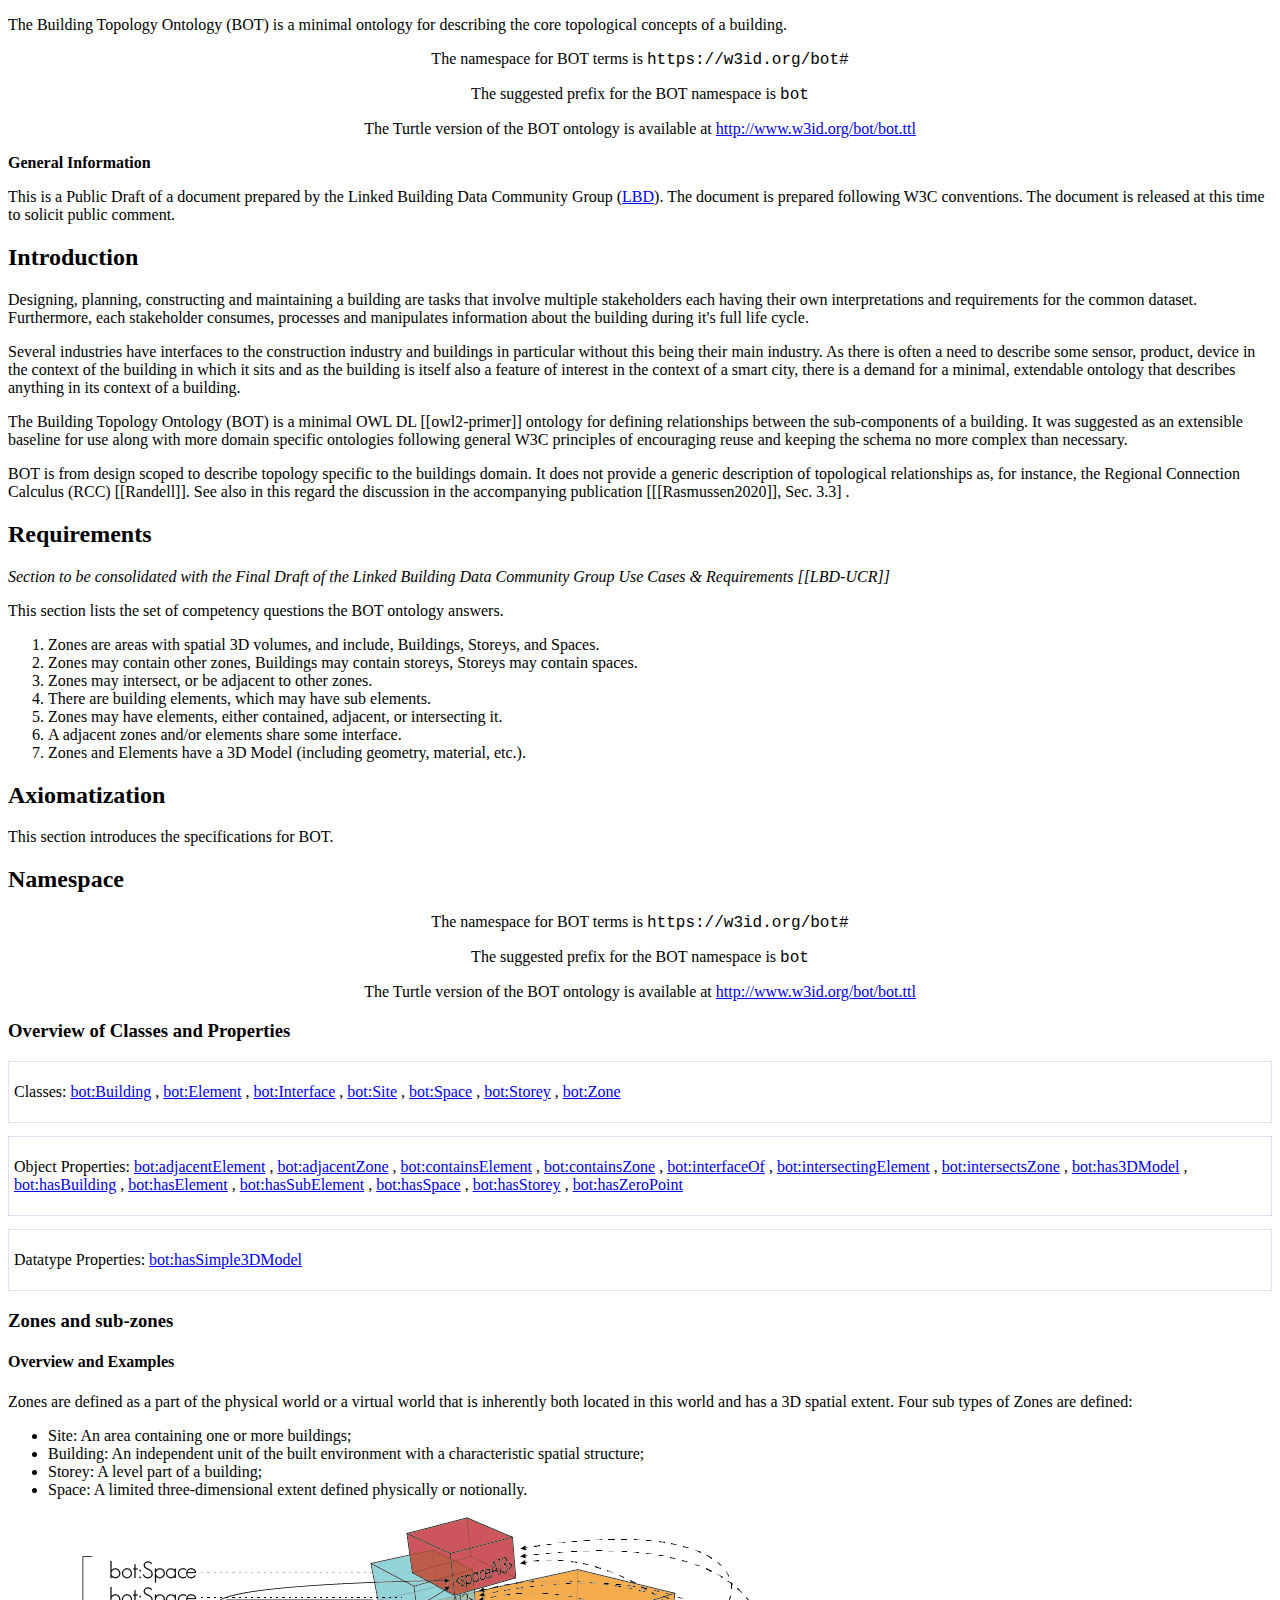
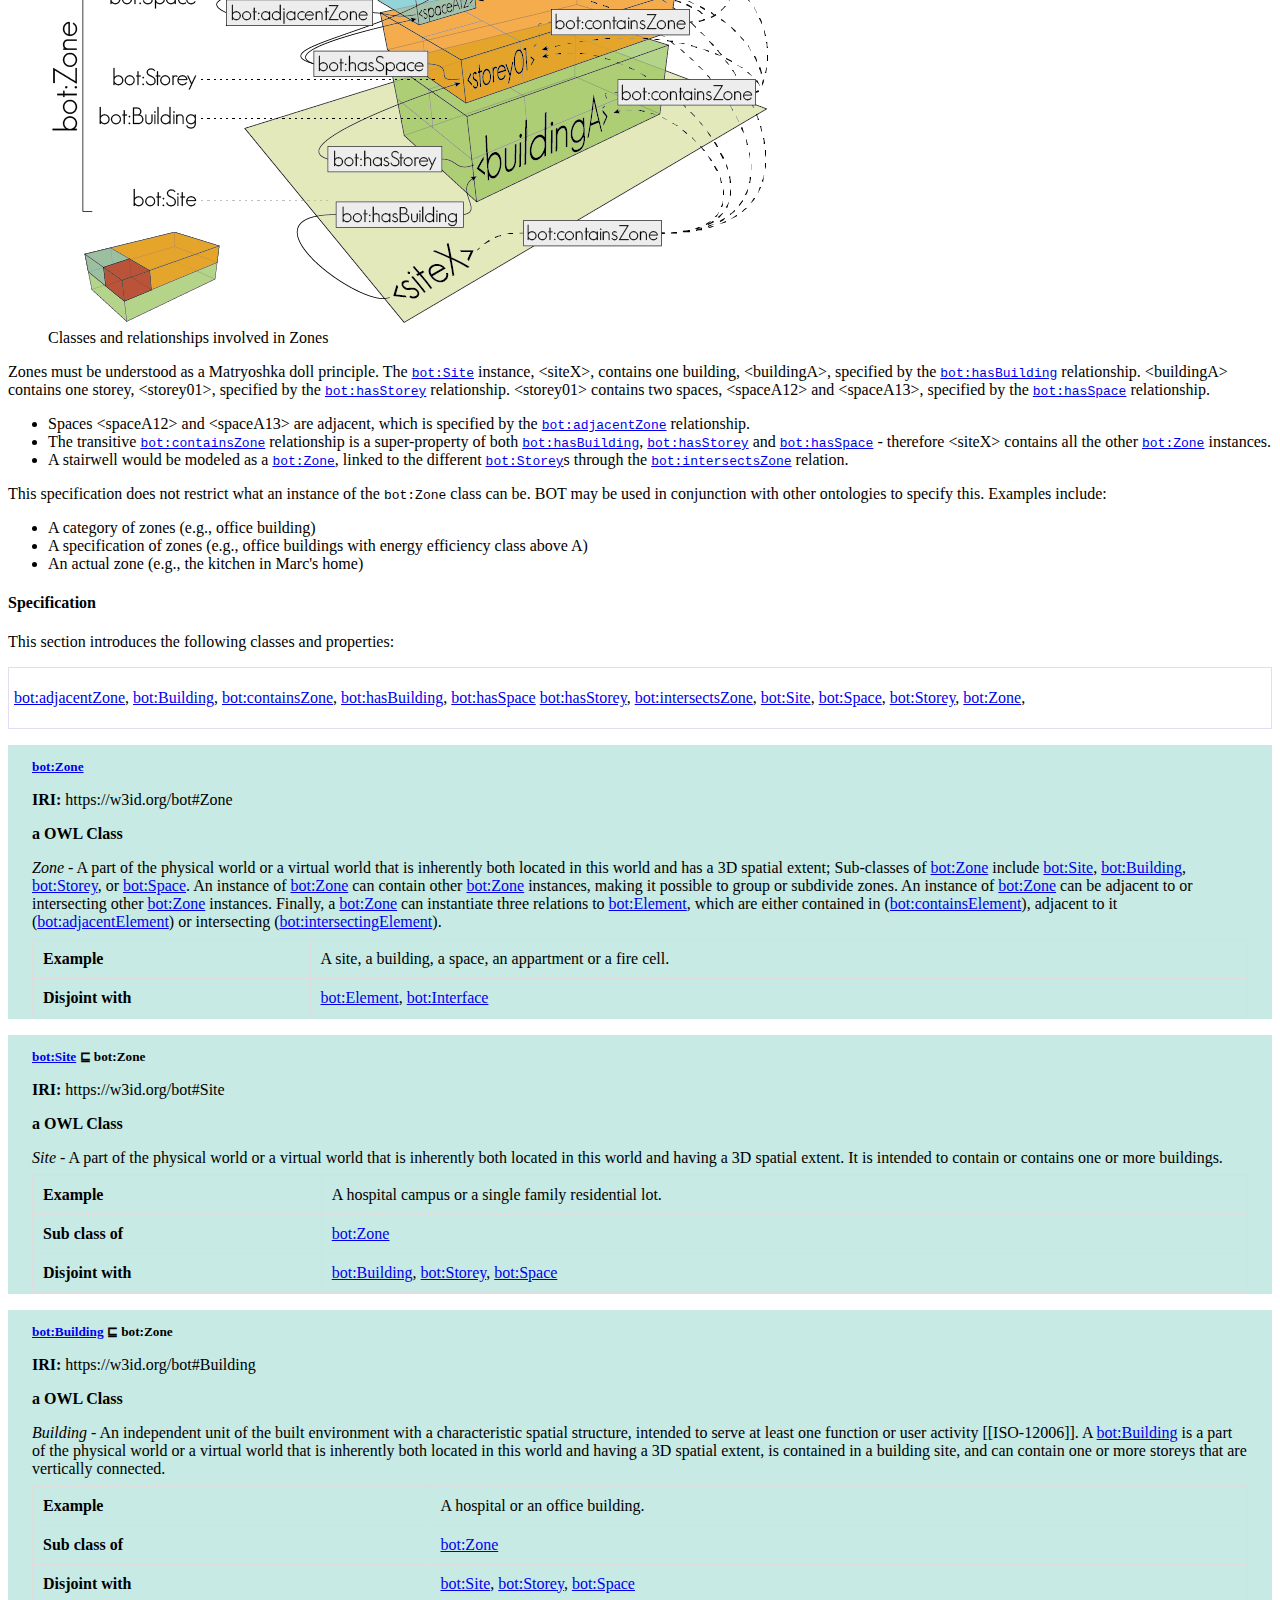
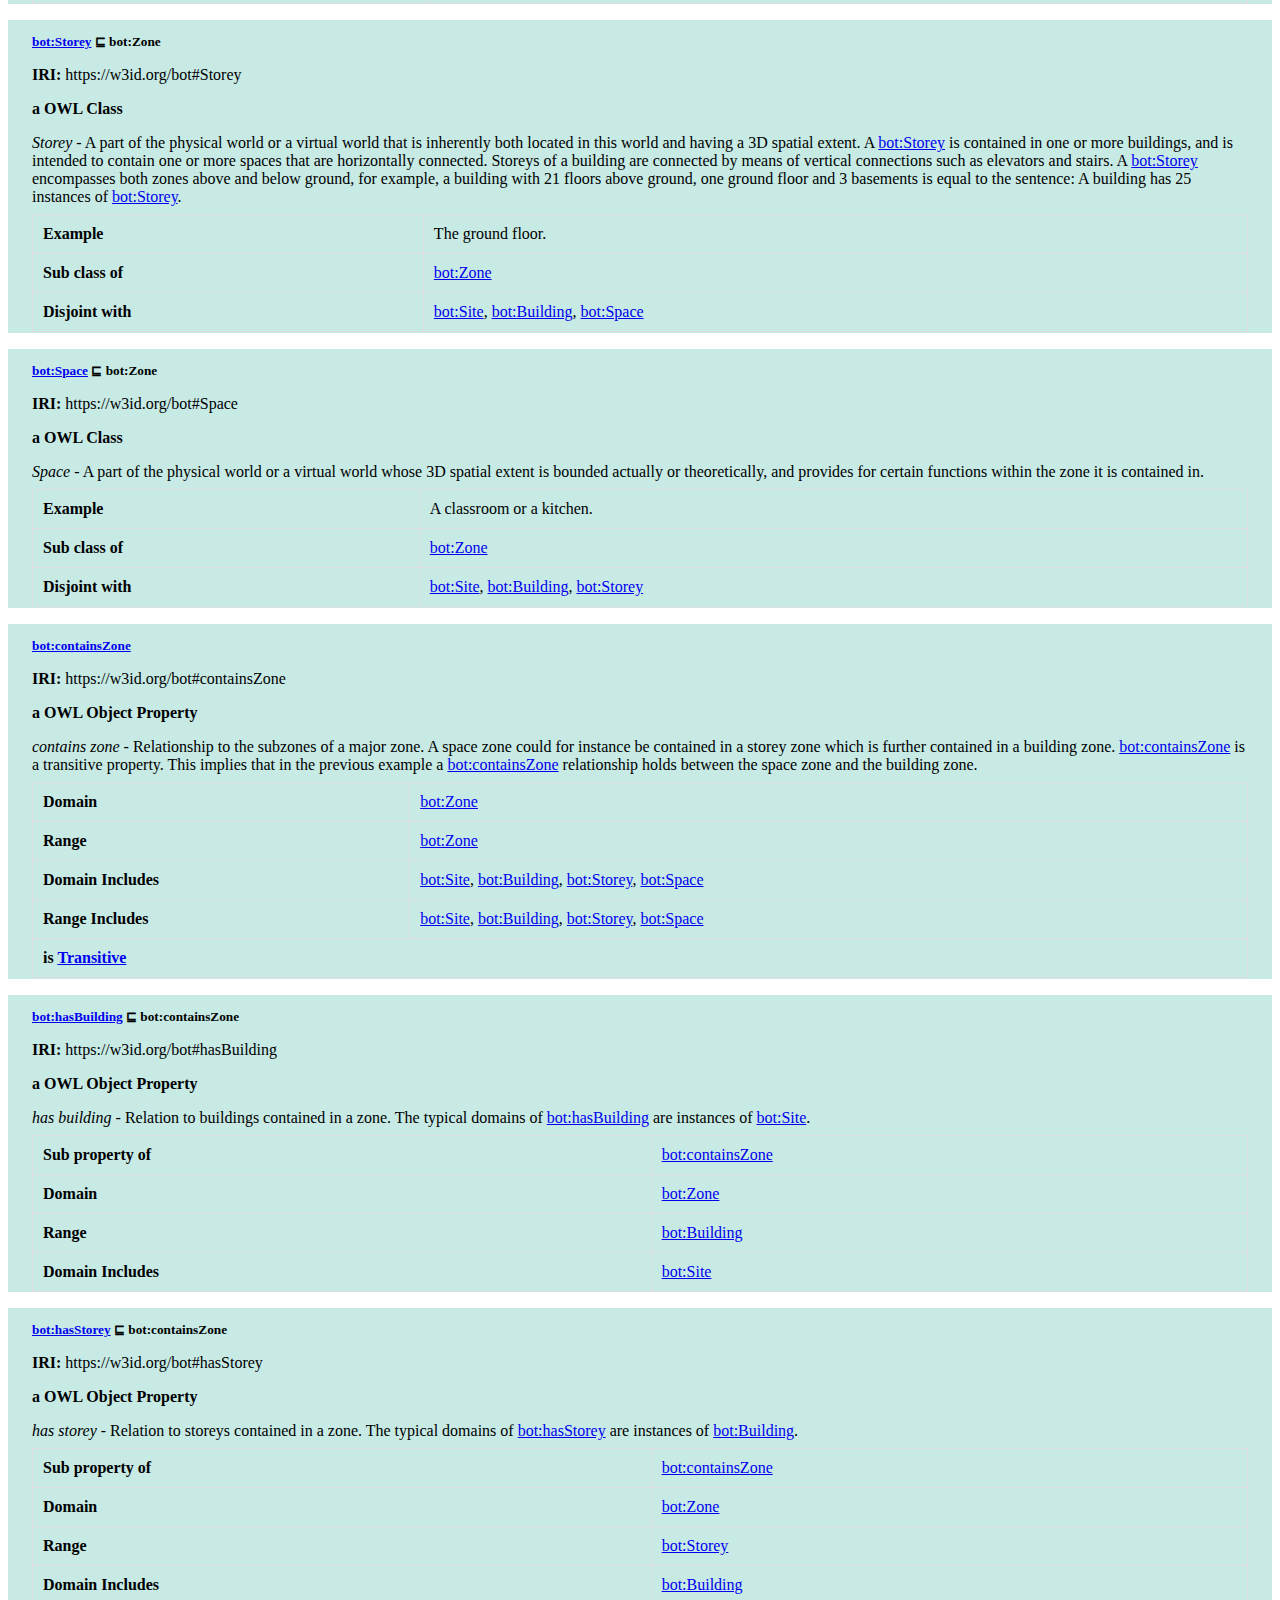
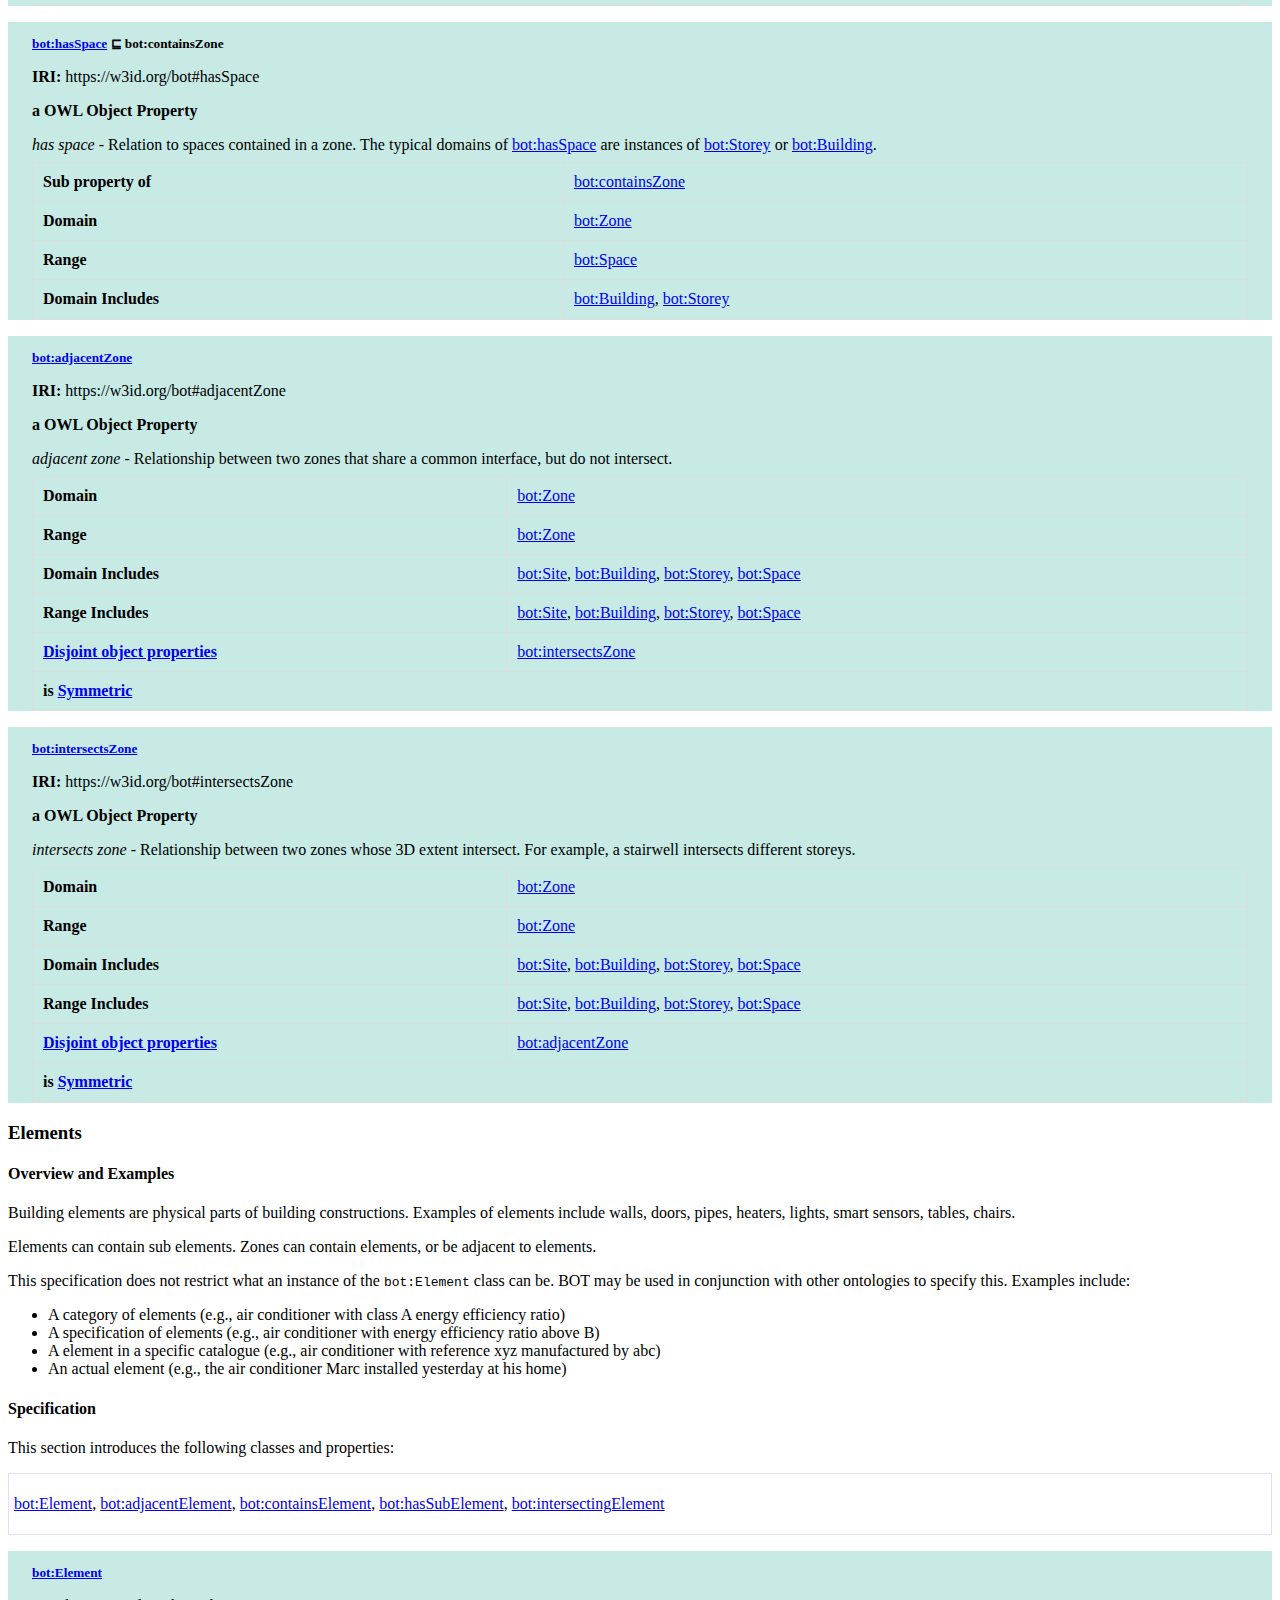
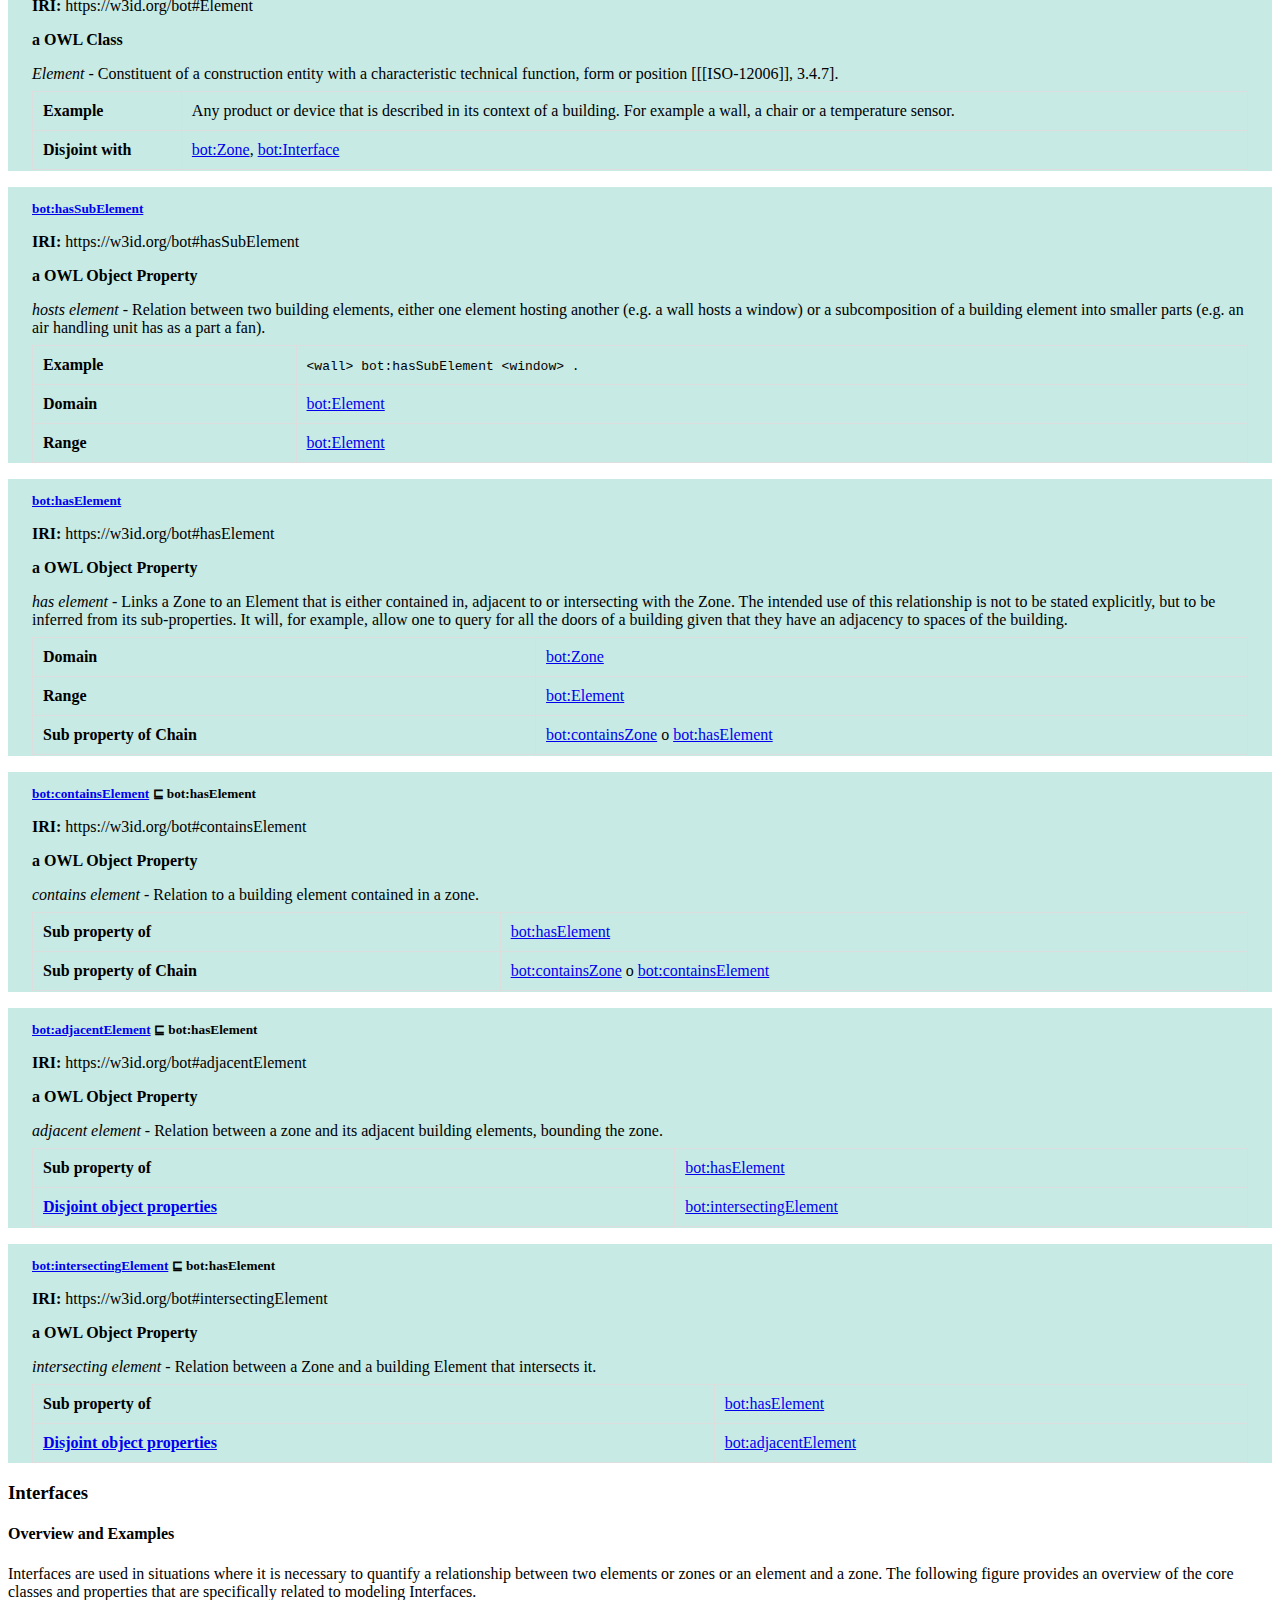
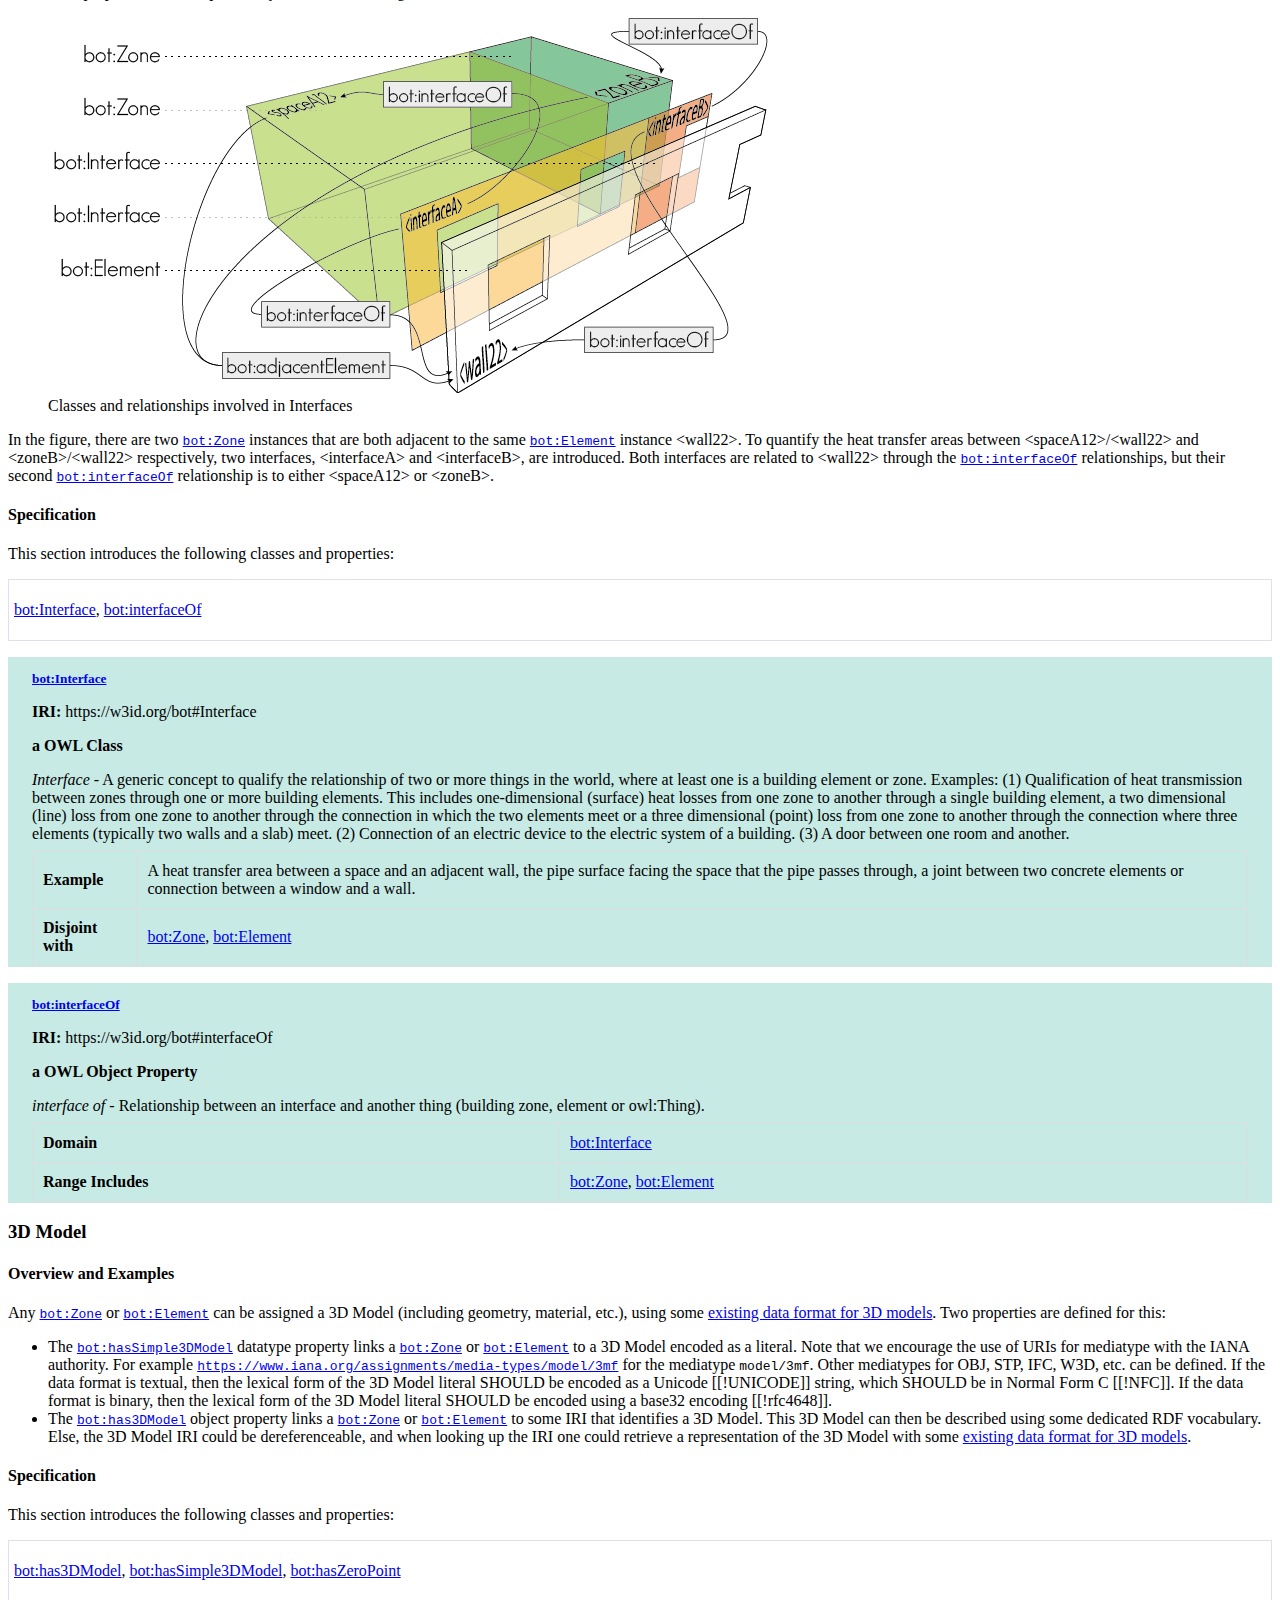
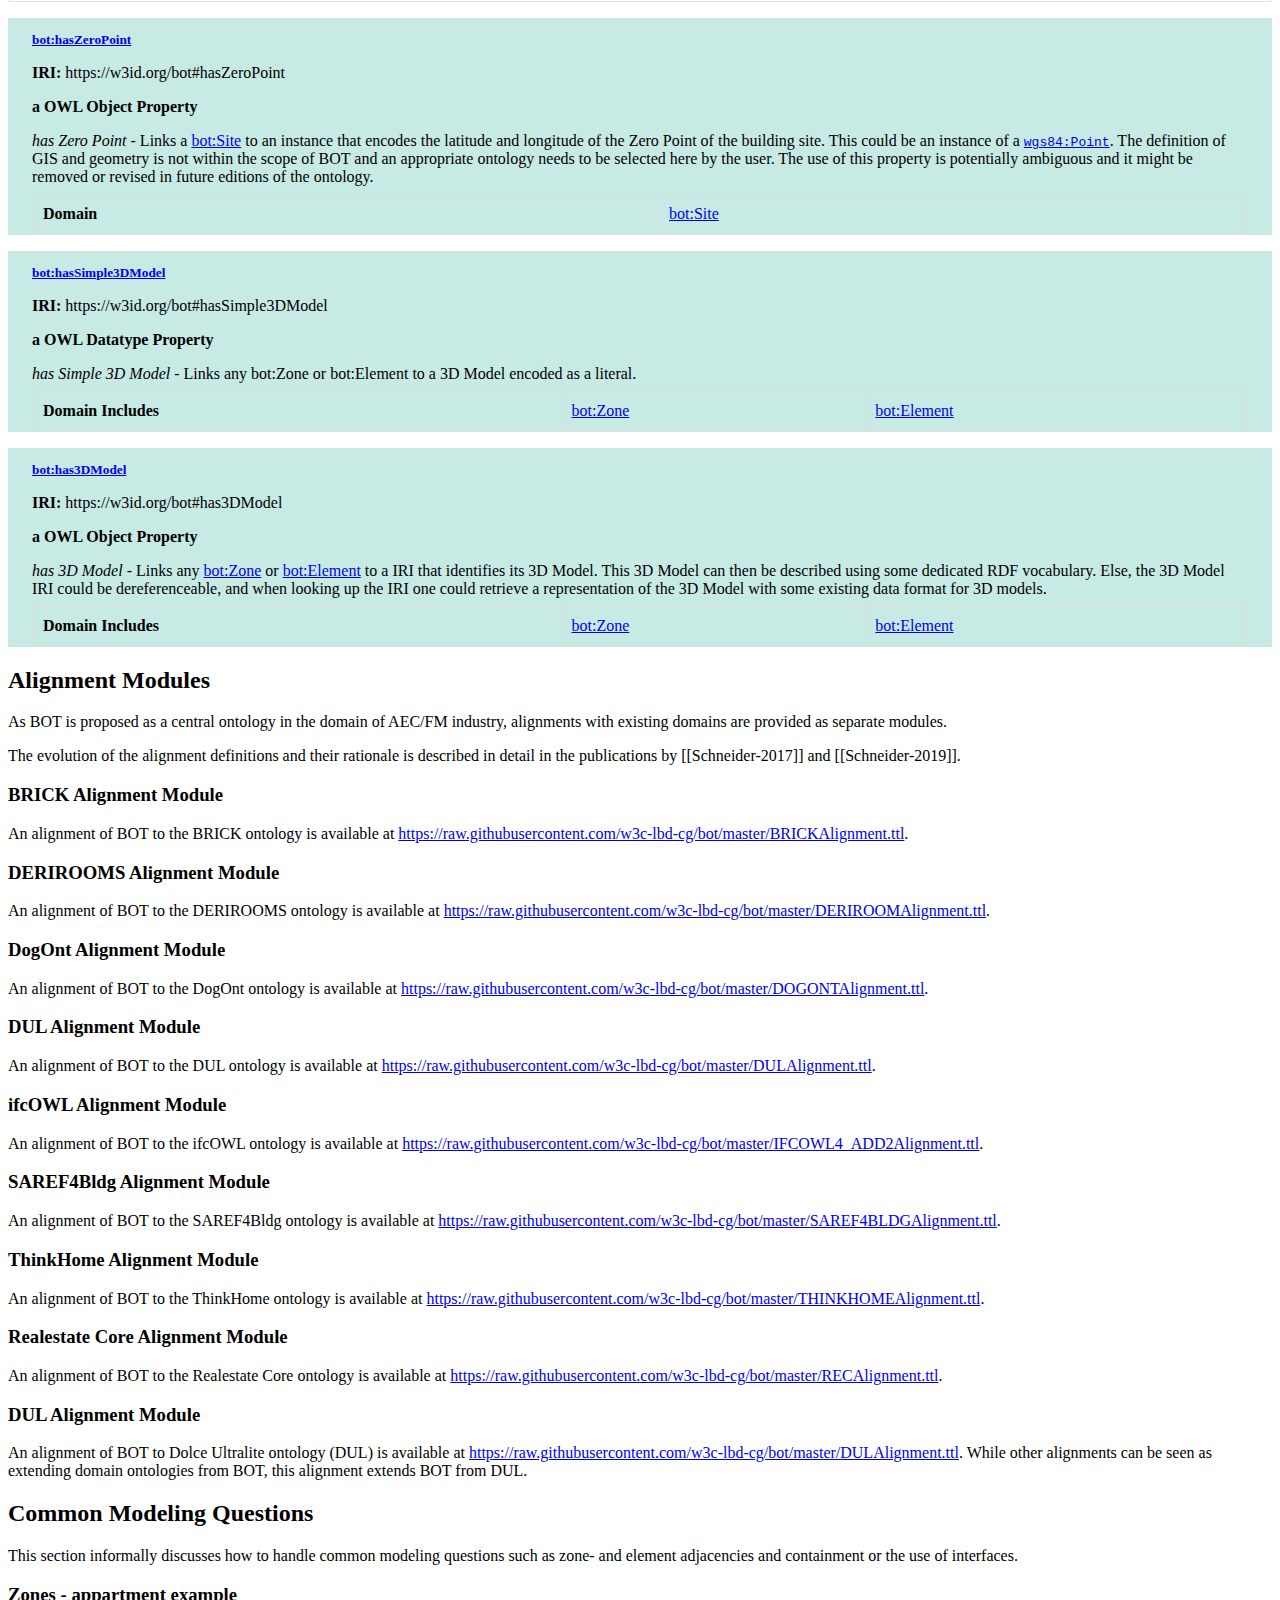
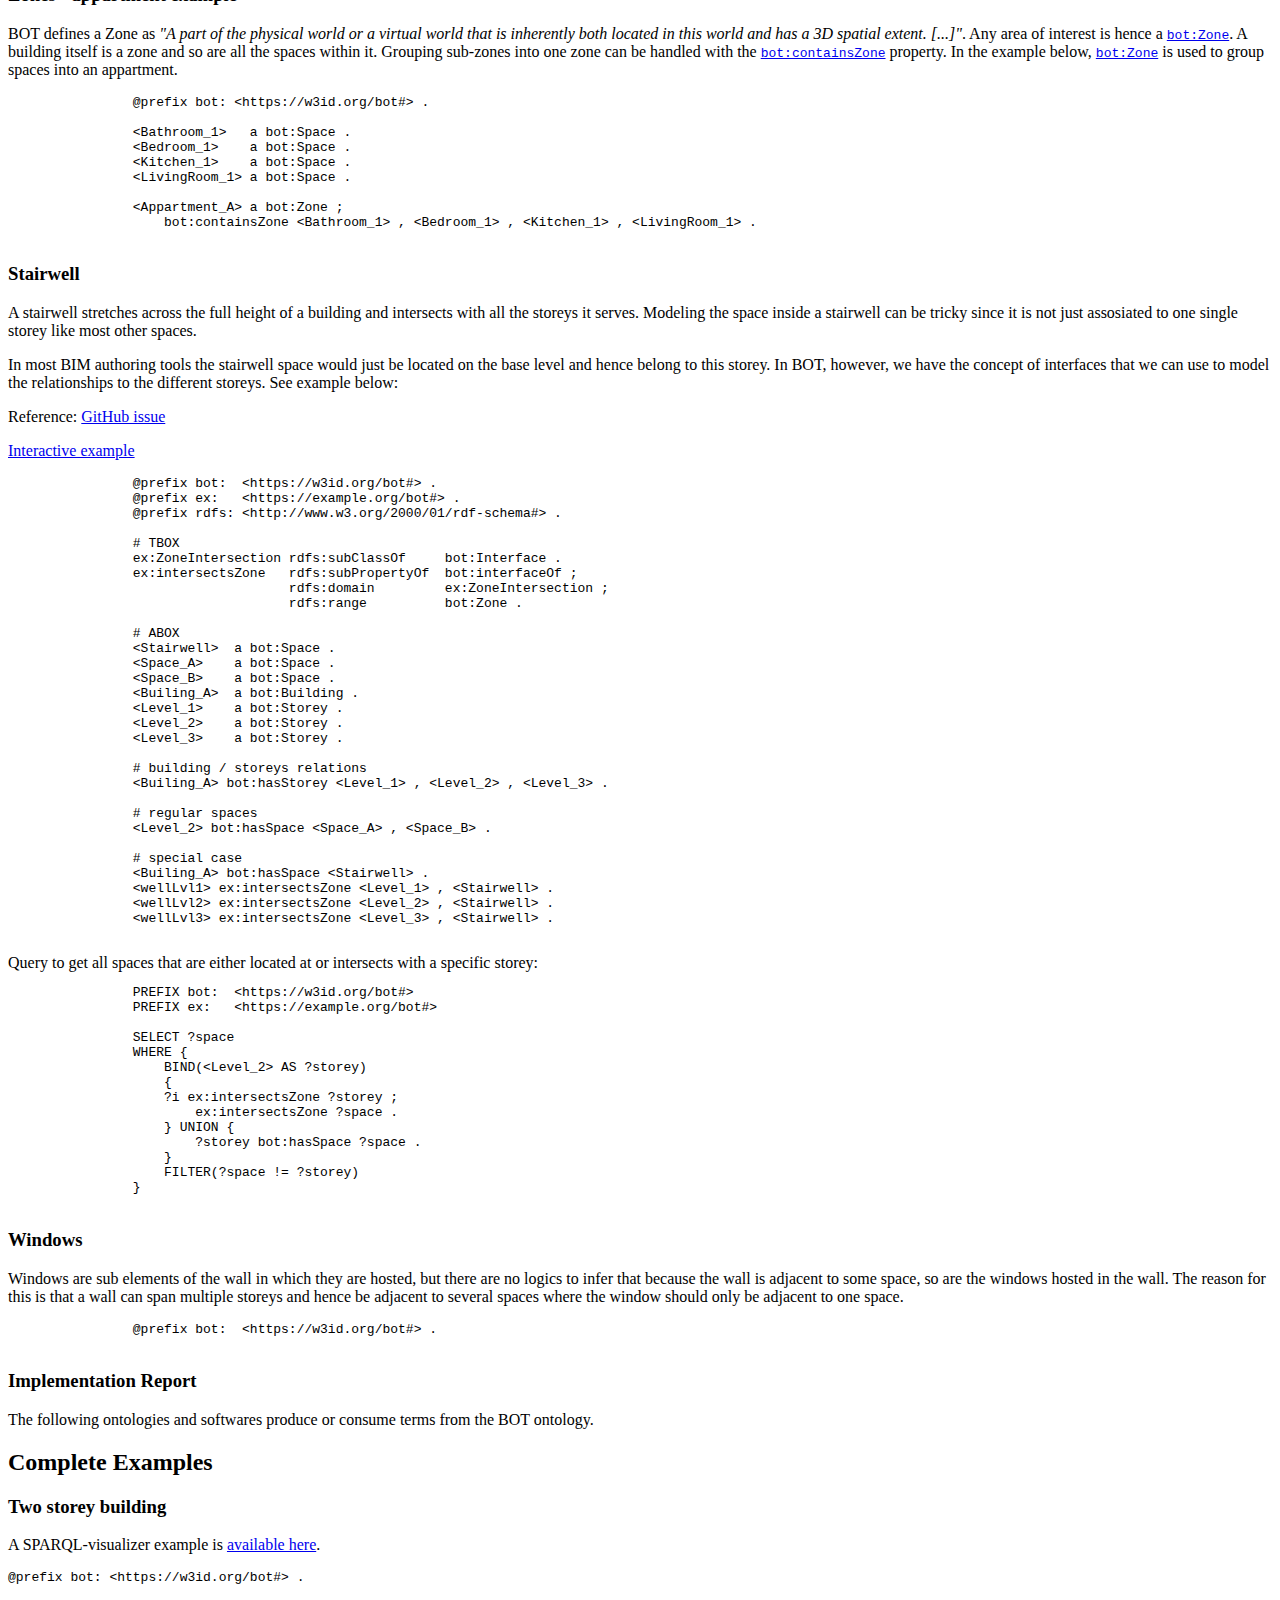
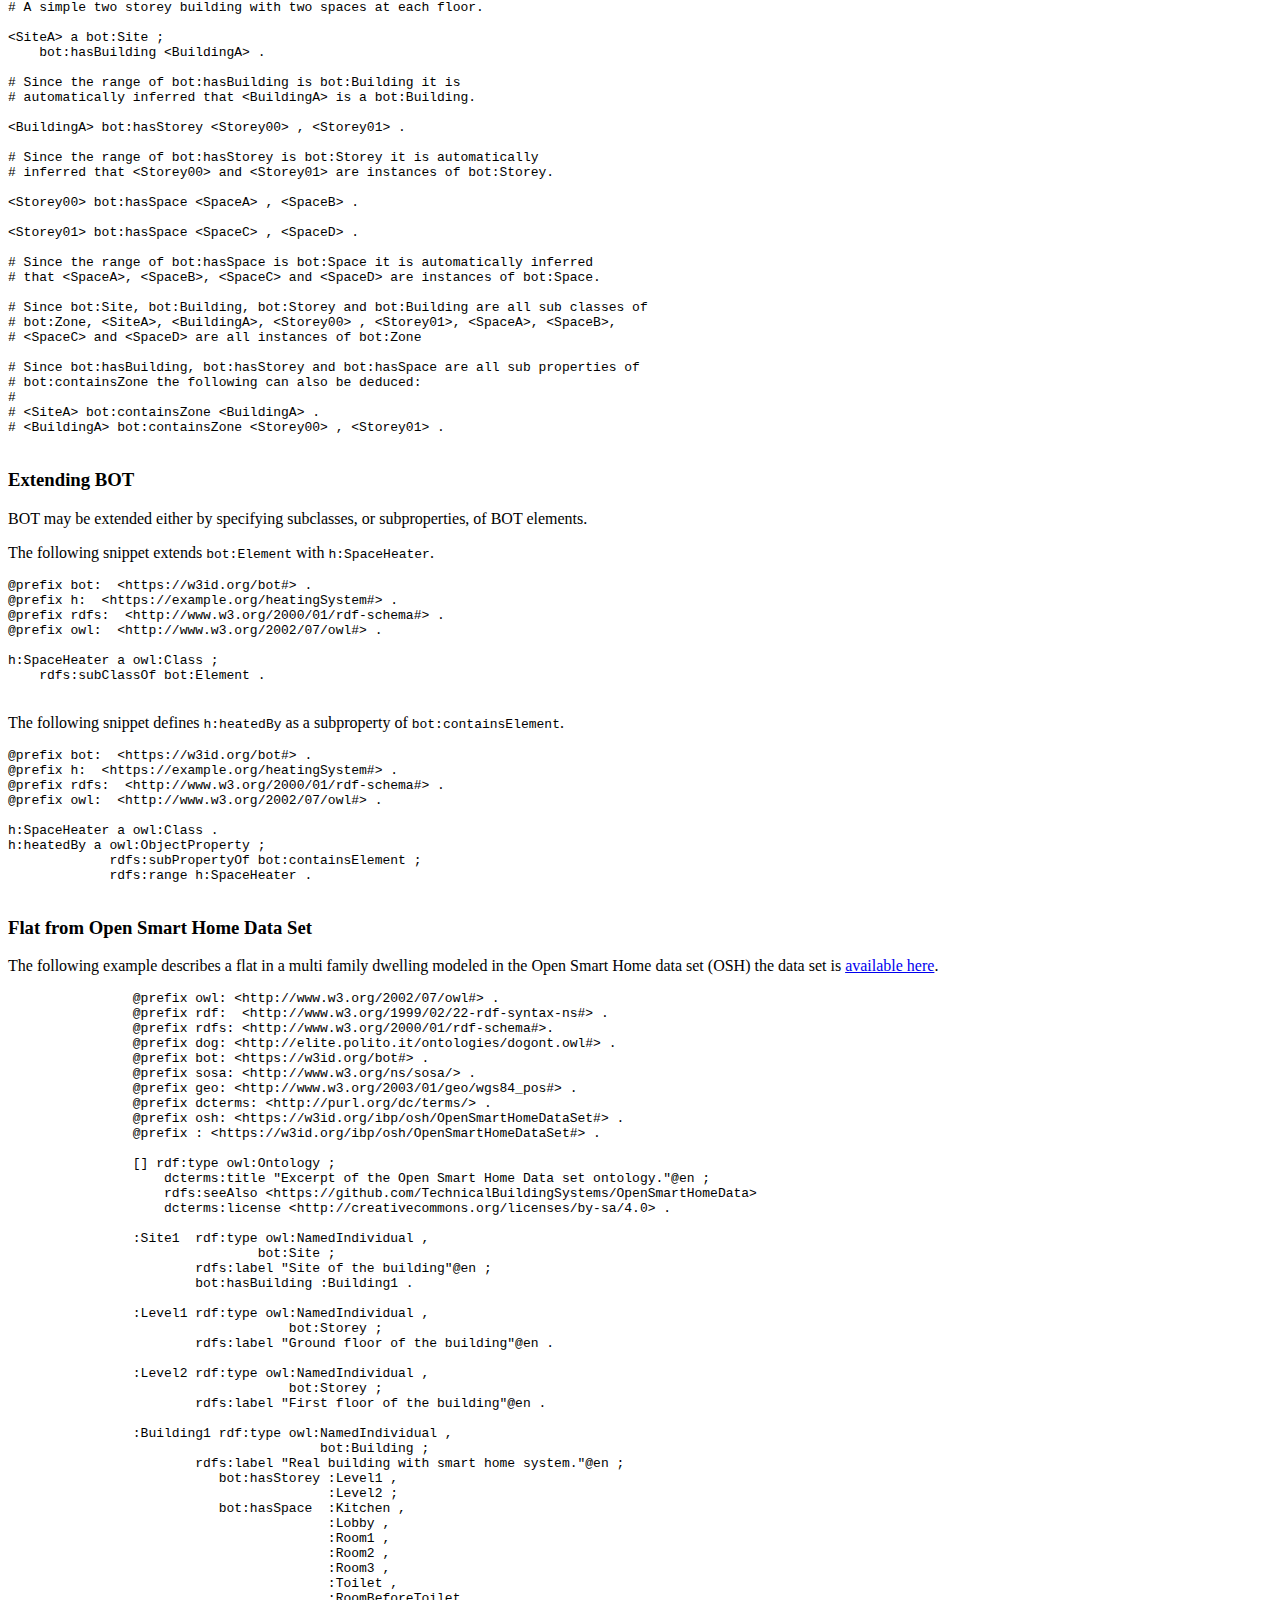
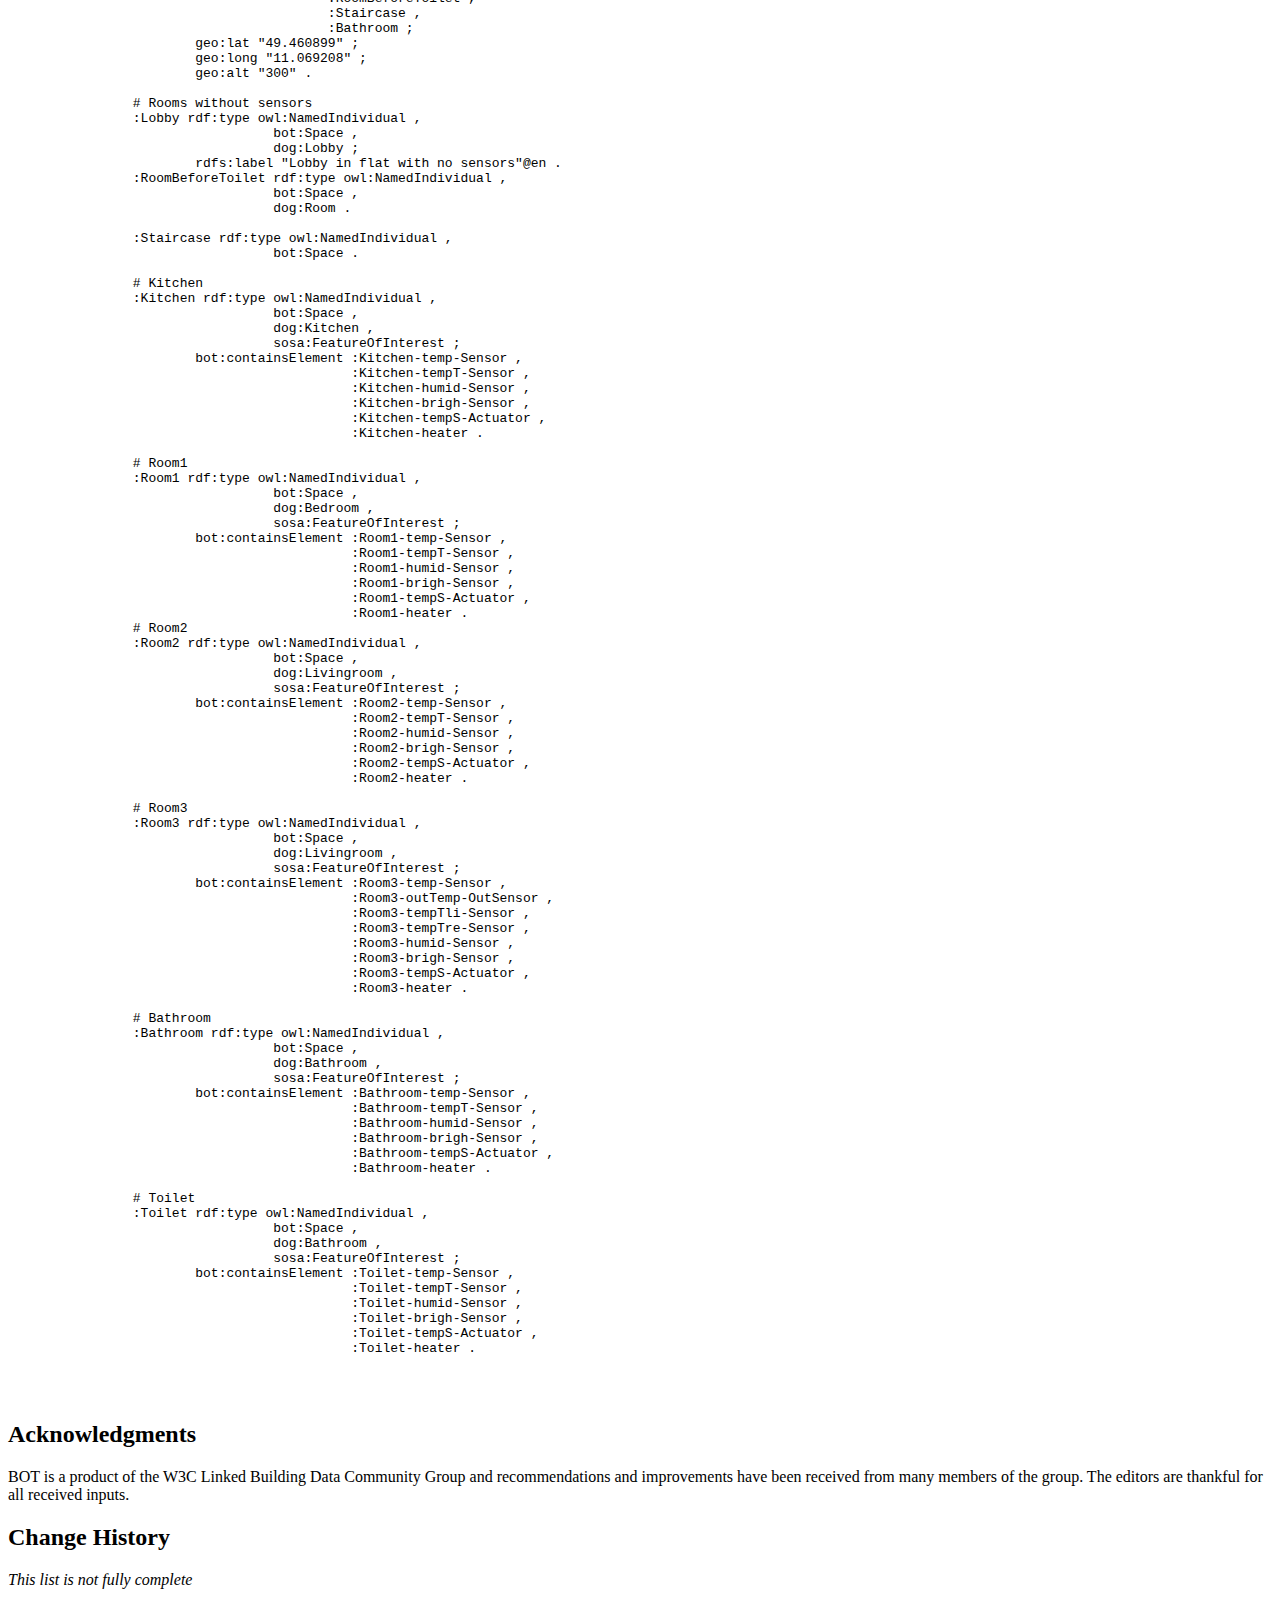
<file: index.html>
<!DOCTYPE html>
<html lang="en">

<head>
    <meta content="text/html; charset=utf-8" http-equiv="content-type">
    <title>Building Topology Ontology</title>
    <script class="remove" src="https://www.w3.org/Tools/respec/respec-w3c-common"></script>
    <script class="remove" src="config.js"></script>
    <script src="https://www.w3.org/2007/OWL/toggles.js"></script>
    <link rel="stylesheet" type="text/css" href="style.css">
    <link rel="stylesheet" type="text/css" href="small.css" media="only all and (max-width: 649px)">
</head>

<body prefix="rdf: http://www.w3.org/1999/02/22-rdf-syntax-ns# rdfs: http://www.w3.org/2000/01/rdf-schema# owl: http://www.w3.org/2002/07/owl# xsd: http://www.w3.org/2001/XMLSchema# skos: http://www.w3.org/2004/02/skos/core# dcterms: http://purl.org/dc/terms/ foaf: http://xmlns.com/foaf/0.1/>. vann: http://purl.org/vocab/vann/ voaf: http://purl.org/vocommons/voaf# time: http://www.w3.org/2006/time# bot: https://w3id.org/bot#">

    <section id="abstract">
        <p>
            The Building Topology Ontology (BOT) is a minimal ontology for describing the core topological concepts of a building.
        </p>
        <p style="text-align: center;">
            The namespace for BOT terms is <span class="repeated" style="font-family: courier;">
        https://w3id.org/bot#</span>
        </p>
        <p style="text-align: center;">
            The suggested prefix for the BOT namespace is <span class="repeated" style="font-family: courier;">
        bot</span>
        </p>
        <p style="text-align: center;">
            The Turtle version of the BOT ontology is available at <a href="http://www.w3id.org/bot/bot.ttl">http://www.w3id.org/bot/bot.ttl</a>
        </p>
    </section>
    <section id="sotd">
        <p>
            <b>General Information</b>
        </p>
        <p>This is a Public Draft of a document prepared by the Linked Building Data Community Group (<a href="https://www.w3.org/community/lbd/">LBD</a>). The document is prepared following W3C conventions. The document is released at this time to solicit public comment.</p>
    </section>
    <section id="intro" class="informative">
        <h2>Introduction</h2>
        <p>
            Designing, planning, constructing and maintaining a building are tasks that involve multiple stakeholders each having their own interpretations and requirements for the common dataset. Furthermore, each stakeholder consumes, processes and manipulates information about the building during it's full life cycle.
        </p>
        <p>
            Several industries have interfaces to the construction industry and buildings in particular without this being their main industry. As there is often a need to describe some sensor, product, device in the context of the building in which it sits and as the building is itself also a feature of interest in the context of a smart city, there is a demand for a minimal, extendable ontology that describes anything in its context of a building. 
        </p>
        <p>
		The Building Topology Ontology (BOT) is a minimal OWL DL [[owl2-primer]] ontology for defining relationships between the sub-components of a building. It was suggested as an extensible baseline for use along with more domain specific ontologies following general W3C principles of encouraging reuse and keeping the schema no more complex than necessary. 
	</p>
	<p>
		BOT is from design scoped to describe topology specific to the buildings domain. It does not provide a generic description of topological relationships as, for instance, the Regional Connection Calculus (RCC) [[Randell]]. See also in this regard the discussion in the accompanying publication [[[Rasmussen2020]], Sec. 3.3] .
	</p>
    </section>


    <section id="Requirements" class="informative">
        <h2>Requirements</h2>
        <p><em>Section to be consolidated with the Final Draft of the Linked Building Data Community Group Use Cases &amp; Requirements [[LBD-UCR]]</em></p>
        <p>This section lists the set of competency questions the BOT ontology answers.</p>
        <ol>
            <li>Zones are areas with spatial 3D volumes, and include, Buildings, Storeys, and Spaces.</li>
            <li>Zones may contain other zones, Buildings may contain storeys, Storeys may contain spaces.</li>
            <li>Zones may intersect, or be adjacent to other zones.</li>
            <li>There are building elements, which may have sub elements.</li>
            <li>Zones may have elements, either contained, adjacent, or intersecting it.</li>
            <li>A adjacent zones and/or elements share some interface.</li>
            <li>Zones and Elements have a 3D Model (including geometry, material, etc.).</li>
        </ol>
    </section>
    <section id="Axiomatization" class="normative">
        <h2>Axiomatization</h2>
        <p>This section introduces the specifications for BOT.</p>

        <section>
            <h2>Namespace</h2>
            <p style="text-align: center;">
                The namespace for BOT terms is <span class="repeated" style="font-family: courier;">
            https://w3id.org/bot#</span>
            </p>
            <p style="text-align: center;">
                The suggested prefix for the BOT namespace is <span class="repeated" style="font-family: courier;">
            bot</span>
            </p>
            <p style="text-align: center;">
                The Turtle version of the BOT ontology is available at <a href="http://www.w3id.org/bot/bot.ttl">http://www.w3id.org/bot/bot.ttl</a>
            </p>
        </section>

        <section class="informative" id="overview-of-classes-and-properties">
            <h3>Overview of Classes and Properties</h3>
            <div id="index-of-classes-and-properties">
                <div class="azlist">
                    <p>Classes:
                        <a href="#Building">bot:Building</a> , 
                        <a href="#Element">bot:Element</a> , 
                        <a href="#Interface">bot:Interface</a> ,
                        <a href="#Site">bot:Site</a> , 
                        <a href="#Space">bot:Space</a> , 
                        <a href="#Storey">bot:Storey</a> , 
                        <a href="#Zone">bot:Zone</a> 
                    </p>

                </div>
                <div class="azlist">
                    <p>Object Properties:
                        <a href="#adjacentElement">bot:adjacentElement</a> , 
                        <a href="#adjacentZone">bot:adjacentZone</a> , 
                        <a href="#containsElement">bot:containsElement</a> , 
                        <a href="#containsZone">bot:containsZone</a> , 
                        <a href="#interfaceOf">bot:interfaceOf</a> ,
                        <a href="#intersectingElement">bot:intersectingElement</a> ,
                        <a href="#intersectsZone">bot:intersectsZone</a> ,
                        <a href="#has3DModel">bot:has3DModel</a> ,
                        <a href="#hasBuilding">bot:hasBuilding</a> , 
                        <a href="#hasElement">bot:hasElement</a> , 
                        <a href="#hasSubElement">bot:hasSubElement</a> , 
                        <a href="#hasSpace">bot:hasSpace</a> , 
                        <a href="#hasStorey">bot:hasStorey</a> ,
                        <a href="#hasZeroPoint">bot:hasZeroPoint</a>
                    </p>
                </div>
                <div class="azlist">
                    <p>Datatype Properties:
                        <a href="#hasSimple3DModel">bot:hasSimple3DModel</a> 
                    </p>
                </div>
            </div>
        </section>

    <section id="Zones">
        <h3>Zones and sub-zones</h3>

        <section class="informative" id="Zones-Overview">
            <h4>Overview and Examples</h4>

            <p>Zones are defined as a part of the physical world or a virtual world that is inherently both located in this world and has a 3D spatial extent. Four sub types of Zones are defined: </p>
            <ul>
               <li>Site: An area containing one or more buildings;</li>
               <li>Building: An independent unit of the built environment with a characteristic spatial structure;</li>
               <li>Storey: A level part of a building;</li>
               <li>Space: A limited three-dimensional extent defined physically or notionally.</li>
            </ul>
            <p>
            </p>

            <figure>
                <a href="assets/zones.png"><img alt="Zones" src="assets/zones.png"></a>
                <figcaption>Classes and relationships involved in Zones</figcaption>
            </figure>
            <p>
                Zones must be understood as a Matryoshka doll principle. The <a href="#Site"><code>bot:Site</code></a>
                instance, &lt;siteX&gt;, contains one building, &lt;buildingA&gt;, specified by the <a href="#hasBuilding">
                <code>bot:hasBuilding</code></a> relationship. &lt;buildingA&gt; contains one storey, &lt;storey01&gt;,
                specified by the <a href="#hasStorey"><code>bot:hasStorey</code></a> relationship. &lt;storey01&gt;
                contains two spaces, &lt;spaceA12&gt; and &lt;spaceA13&gt;, specified by the <a href="#hasSpace">
                <code>bot:hasSpace</code></a> relationship. 
            </p>
            <ul>
                <li>Spaces  &lt;spaceA12&gt; and &lt;spaceA13&gt; are adjacent, which is specified by the
                <a href="#Site"><code>bot:adjacentZone</code></a> relationship.</li>
                <li>The transitive <a href="#containsZone">
                <code>bot:containsZone</code></a> relationship is a super-property of both <a href="#hasBuilding">
                <code>bot:hasBuilding</code></a>, <a href="#hasStorey"><code>bot:hasStorey</code></a> and 
                <a href="#hasSpace"><code>bot:hasSpace</code></a> - therefore &lt;siteX&gt; contains all the other 
                <a href="#Zone"><code>bot:Zone</code></a> instances.</li>
                <li>A stairwell would be modeled as a <a href="#Zone">
                <code>bot:Zone</code></a>, linked to the different <a href="#Storey"><code>bot:Storey</code></a>s through the <a href="#intersectsZone">
                <code>bot:intersectsZone</code></a> relation.</li>
            </ul>

            <p>
                This specification does not restrict what an instance of the <code>bot:Zone</code> class can be. BOT may be used in conjunction with other ontologies to specify this. Examples include:
            <p>
            <ul>
                <li>A category of zones (e.g., office building)</li>
                <li>A specification of zones (e.g., office buildings with energy efficiency class above A)</li>
                <li>An actual zone (e.g., the kitchen in Marc's home)</li>
            </ul>

        </section>
        <section id="Zones-specification">
                <h4>Specification</h4>
              <p>This section introduces the following classes and properties:</p>
              <div class="azlist">
                <p>
                   <a href="#adjacentZone">bot:adjacentZone</a>,
                   <a href="#Building">bot:Building</a>,
                   <a href="#containsZone">bot:containsZone</a>,
                   <a href="#hasBuilding">bot:hasBuilding</a>,
                   <a href="#hasSpace">bot:hasSpace</a>
                   <a href="#hasStorey">bot:hasStorey</a>,
                   <a href="#intersectsZone">bot:intersectsZone</a>,
                   <a href="#Site">bot:Site</a>,
                   <a href="#Space">bot:Space</a>,
                   <a href="#Storey">bot:Storey</a>,
                   <a href="#Zone">bot:Zone</a>,
                 </p>
              </div>

            <!-- Zone -->
            <section class="specterm" id="Zone" about="bot:Zone" typeof="owl:Class rdfs:Class">
                <h5><a href="#Zone">bot:Zone</a></h5>
                <p class="crossreference"><strong>IRI:</strong> https://w3id.org/bot#Zone</p>
                <p><strong>a OWL Class</strong></p>

                <em property="rdfs:label">Zone</em> -
                <span property="rdfs:comment skos:definition">A part of the physical world or a virtual world that is inherently both located in this world and has a 3D spatial extent; Sub-classes of <a href="#Zone">bot:Zone</a> include <a href="#Site">bot:Site</a>, <a href="#Building">bot:Building</a>, <a href="#Storey">bot:Storey</a>, or <a href="#Space">bot:Space</a>.  An instance of <a href="#Zone">bot:Zone</a> can contain other <a href="#Zone">bot:Zone</a> instances, making it possible to group or subdivide zones. An instance of <a href="#Zone">bot:Zone</a> can be adjacent to or intersecting other <a href="#Zone">bot:Zone</a> instances. Finally, a <a href="#Zone">bot:Zone</a> can instantiate three relations to <a href="#Element">bot:Element</a>, which are either contained in (<a href="#containsElement">bot:containsElement</a>), adjacent to it (<a href="#adjacentElement">bot:adjacentElement</a>) or intersecting (<a href="#intersectingElement">bot:intersectingElement</a>).</span>
                <br>
                <table>
                    <tbody>
                        <tr>
                            <th>Example</th>
                            <td><span property="skos:example">A site, a building, a space, an appartment or a fire cell.</span></td>
                        </tr>
                        <tr>
                            <th class="restrictions">Disjoint with</th>
                            <td>
                                <span about="bot:Zone" rel="owl:disjointWith" resource="bot:Element"><a href="#Element">bot:Element</a></span>, 
                                <span about="bot:Zone" rel="owl:disjointWith" resource="bot:Interface"><a href="#Interface">bot:Interface</a></span>
                            </td>
                        </tr>
                    </tbody>
                </table>
            </section>

            <!-- Site -->
            <section class="specterm" id="Site" about="bot:Site" typeof="owl:Class rdfs:Class">
                <h5><a href="#Site">bot:Site</a> ⊑ bot:Zone</h5>
                <p class="crossreference"><strong>IRI:</strong> https://w3id.org/bot#Site</p>
                <p><strong>a OWL Class</strong></p>

                <em property="rdfs:label">Site</em> -
                <span property="rdfs:comment skos:definition">A part of the physical world or a virtual world that is inherently both located in this world and having a 3D spatial extent. It is intended to contain or contains one or more buildings.</span>
                <br>
                <table>
                    <tbody>
                        <tr>
                            <th>Example</th>
                            <td><span property="skos:example">A hospital campus or a single family residential lot.</span></td>
                        </tr>
                        <tr>
                            <th>Sub class of</th>
                            <td>
                                <span rel="rdfs:subClassOf" resource="bot:Zone"><a href="#Zone">bot:Zone</a></span>
                            </td>
                        </tr>
                        <tr>
                            <th class="restrictions">Disjoint with</th>
                            <td>
                                <span about="bot:Site" rel="owl:disjointWith" resource="bot:Building"><a href="#Building">bot:Building</a></span>, 
                                <span about="bot:Site" rel="owl:disjointWith" resource="bot:Storey"><a href="#Storey">bot:Storey</a></span>, 
                                <span about="bot:Site" rel="owl:disjointWith" resource="bot:Space"><a href="#Space">bot:Space</a></span>
                            </td>
                        </tr>
                    </tbody>
                </table>
            </section>

            <!-- Building -->
            <section class="specterm" id="Building" about="bot:Building" typeof="owl:Class rdfs:Class">
                <h5><a href="#Building">bot:Building</a> ⊑ bot:Zone</h5>
                <p class="crossreference"><strong>IRI:</strong> https://w3id.org/bot#Building</p>
                <p><strong>a OWL Class</strong></p>

                <em property="rdfs:label">Building</em> -
                <span property="rdfs:comment skos:definition">An independent unit of the built environment with a characteristic spatial structure, intended to serve at least one function or user activity [[ISO-12006]]. A <a href="#Building">bot:Building</a> is a part of the physical world or a virtual world that is inherently both located in this world and having a 3D spatial extent, is contained in a building site, and can contain one or more storeys that are vertically connected.</span>
                <br>
                <table>
                    <tbody>
                        <tr>
                            <th>Example</th>
                            <td><span property="skos:example">A hospital or an office building.</span></td>
                        </tr>
                        <tr>
                            <th>Sub class of</th>
                            <td>
                                <span rel="rdfs:subClassOf" resource="bot:Zone"><a href="#Zone">bot:Zone</a></span>
                            </td>
                        </tr>
                        <tr>
                            <th class="restrictions">Disjoint with</th>
                            <td>
                                <span about="bot:Building" rel="owl:disjointWith" resource="bot:Site"><a href="#Site">bot:Site</a></span>, 
                                <span about="bot:Building" rel="owl:disjointWith" resource="bot:Storey"><a href="#Storey">bot:Storey</a></span>, 
                                <span about="bot:Building" rel="owl:disjointWith" resource="bot:Space"><a href="#Space">bot:Space</a></span>
                            </td>
                        </tr>
                    </tbody>
                </table>
            </section>

            <!-- Storey -->
            <section class="specterm" id="Storey" about="bot:Storey" typeof="owl:Class rdfs:Class">
                <h5><a href="#Storey">bot:Storey</a> ⊑ bot:Zone</h5>
                <p class="crossreference"><strong>IRI:</strong> https://w3id.org/bot#Storey</p>
                <p><strong>a OWL Class</strong></p>

                <em property="rdfs:label">Storey</em> -
                <span property="rdfs:comment skos:definition">A part of the physical world or a virtual world that is inherently both located in this world and having a 3D spatial extent. A <a href="#Storey">bot:Storey</a> is contained in one or more buildings, and is intended to contain one or more spaces that are horizontally connected. Storeys of a building are connected by means of vertical connections such as elevators and stairs. A <a href="#Storey">bot:Storey</a> encompasses both zones above and below ground, for example, a building with 21 floors above ground, one ground floor and 3 basements is equal to the sentence: A building has 25 instances of <a href="#Storey">bot:Storey</a>.</span>
                <br>
                <table>
                    <tbody>
                        <tr>
                            <th>Example</th>
                            <td><span property="skos:example">The ground floor.</span></td>
                        </tr>
                        <tr>
                            <th>Sub class of</th>
                            <td>
                                <span rel="rdfs:subClassOf" resource="bot:Zone"><a href="#Zone">bot:Zone</a></span>
                            </td>
                        </tr>
                        <tr>
                            <th class="restrictions">Disjoint with</th>
                            <td>
                                <span about="bot:Storey" rel="owl:disjointWith" resource="bot:Site"><a href="#Site">bot:Site</a></span>, 
                                <span about="bot:Storey" rel="owl:disjointWith" resource="bot:Building"><a href="#Building">bot:Building</a></span>, 
                                <span about="bot:Storey" rel="owl:disjointWith" resource="bot:Space"><a href="#Space">bot:Space</a></span>
                            </td>
                        </tr>
                    </tbody>
                </table>
            </section>

            <!-- Space -->
            <section class="specterm" id="Space" about="bot:Space" typeof="owl:Class rdfs:Class">
                <h5><a href="#Space">bot:Space</a> ⊑ bot:Zone</h5>
                <p class="crossreference"><strong>IRI:</strong> https://w3id.org/bot#Space</p>
                <p><strong>a OWL Class</strong></p>

                <em property="rdfs:label">Space</em> -
                <span property="rdfs:comment skos:definition">A part of the physical world or a virtual world whose 3D spatial extent is bounded actually or theoretically, and provides for certain functions within the zone it is contained in.</span>
                <br>
                <table>
                    <tbody>
                        <tr>
                            <th>Example</th>
                            <td><span property="skos:example">A classroom or a kitchen.</span></td>
                        </tr>
                        <tr>
                            <th>Sub class of</th>
                            <td>
                                <span rel="rdfs:subClassOf" resource="bot:Zone"><a href="#Zone">bot:Zone</a></span>
                            </td>
                        </tr>
                        <tr>
                            <th class="restrictions">Disjoint with</th>
                            <td>
                                <span about="bot:Space" rel="owl:disjointWith" resource="bot:Site"><a href="#Site">bot:Site</a></span>, 
                                <span about="bot:Space" rel="owl:disjointWith" resource="bot:Building"><a href="#Building">bot:Building</a></span>, 
                                <span about="bot:Space" rel="owl:disjointWith" resource="bot:Storey"><a href="#Storey">bot:Storey</a></span>
                            </td>
                        </tr>
                    </tbody>
                </table>
            </section>

            <!-- containsZone -->
            <section class="specterm" id="containsZone" about="bot:containsZone" typeof="owl:ObjectProperty">
                <h5><a href="#containsZone">bot:containsZone</a></h5>
                <p class="crossreference"><strong>IRI:</strong> https://w3id.org/bot#containsZone</p>
                <p><strong>a OWL Object Property</strong></p>

                <em property="rdfs:label">contains zone</em> -
                <span property="rdfs:comment skos:definition">Relationship to the subzones of a major zone. A space zone could for instance be contained in a storey zone which is further contained in a building zone. <a href="#containsZone">bot:containsZone</a> is a transitive property. This implies that in the previous example a <a href="#containsZone">bot:containsZone</a> relationship holds between the space zone and the building zone.</span>
                <br>
                <table>
                    <tbody>
                        <tr>
                            <th>Domain</th>
                            <td><span rel="rdfs:domain" resource="bot:Zone"><a href="#Zone">bot:Zone</a></span></td>
                        </tr>
                        <tr>
                            <th>Range</th>
                            <td><span rel="rdfs:range" resource="bot:Zone"><a href="#Zone">bot:Zone</a></span></td>
                        </tr>
                        <tr>
                            <th>Domain Includes</th>
                            <td><span rel="schema:domainIncludes" resource="bot:Site"><a href="#Site">bot:Site</a></span>, <span rel="schema:domainIncludes" resource="bot:Building"><a href="#Building">bot:Building</a></span>, <span rel="schema:domainIncludes" resource="bot:Storey"><a href="#Storey">bot:Storey</a></span>, <span rel="schema:domainIncludes" resource="bot:Space"><a href="#Space">bot:Space</a></span></td>
                        </tr>
                        <tr>
                            <th>Range Includes</th>
                            <td><span rel="schema:rangeIncludes" resource="bot:Site"><a href="#Site">bot:Site</a></span>, <span rel="schema:rangeIncludes" resource="bot:Building"><a href="#Building">bot:Building</a></span>, <span rel="schema:rangeIncludes" resource="bot:Storey"><a href="#Storey">bot:Storey</a></span>, <span rel="schema:rangeIncludes" resource="bot:Space"><a href="#Space">bot:Space</a></span></td>
                        </tr>
                        <!--<tr>
                            <th><a href="https://www.w3.org/TR/owl2-syntax/#Disjoint_Object_Properties">Disjoint object properties</a></th>
                            <td><span rel="owl:propertyDisjointWith" resource="bot:adjacentZone"><a href="#intersectsZone">bot:adjacentZone</a></span>, <span rel="owl:propertyDisjointWith" resource="bot:intersectsZone"><a href="#containsZone">bot:intersectsZone</a></span></td>
                        </tr>--><!-- not allowed in OWL 2 DL-->
                        <tr>
                            <th  colspan="2"><span about="bot:containsZone" typeof="owl:TransitiveProperty">is <a href="https://www.w3.org/TR/owl2-syntax/#Transitive_Object_Properties">Transitive</a></span></th>
                        </tr>
                    </tbody>
                </table>
            </section>

            <!-- hasBuilding -->
            <section class="specterm" id="hasBuilding" about="bot:hasBuilding" typeof="owl:ObjectProperty">
                <h5><a href="#hasBuilding">bot:hasBuilding</a> ⊑ bot:containsZone</h5>
                <p class="crossreference"><strong>IRI:</strong> https://w3id.org/bot#hasBuilding</p>
                <p><strong>a OWL Object Property</strong></p>

                <em property="rdfs:label">has building</em> -
                <span property="rdfs:comment skos:definition">Relation to buildings contained in a zone. The typical domains of <a href="#hasBuilding">bot:hasBuilding</a> are instances of <a href="#Site">bot:Site</a>.</span>
                <br>
                <table>
                    <tbody>
                        <tr>
                            <th>Sub property of</th>
                            <td>
                                <span rel="rdfs:subPropertyOf" resource="bot:containsZone"><a href="#containsZone">bot:containsZone</a></span>
                            </td>
                        </tr>
                        <tr>
                            <th>Domain</th>
                            <td><span rel="rdfs:domain" resource="bot:Zone"><a href="#Zone">bot:Zone</a></span></td>
                        </tr>
                        <tr>
                            <th>Range</th>
                            <td><span rel="rdfs:range" resource="bot:Building"><a href="#Building">bot:Building</a></span></td>
                        </tr>
                        <tr>
                            <th>Domain Includes</th>
                            <td><span rel="schema:domainIncludes" resource="bot:Site"><a href="#Site">bot:Site</a></span></td>
                        </tr>
                    </tbody>
                </table>
            </section>

            <!-- hasStorey -->
            <section class="specterm" id="hasStorey" about="bot:hasStorey" typeof="owl:ObjectProperty">
                <h5><a href="#hasStorey">bot:hasStorey</a> ⊑ bot:containsZone</h5>
                <p class="crossreference"><strong>IRI:</strong> https://w3id.org/bot#hasStorey</p>
                <p><strong>a OWL Object Property</strong></p>

                <em property="rdfs:label">has storey</em> -
                <span property="rdfs:comment skos:definition">Relation to storeys contained in a zone. The typical domains of <a href="#hasStorey">bot:hasStorey</a> are instances of <a href="#Building">bot:Building</a>.</span>
                <br>
                <table>
                    <tbody>
                        <tr>
                            <th>Sub property of</th>
                            <td>
                                <span rel="rdfs:subPropertyOf" resource="bot:containsZone"><a href="#containsZone">bot:containsZone</a></span>
                            </td>
                        </tr>
                        <tr>
                            <th>Domain</th>
                            <td><span rel="rdfs:domain" resource="bot:Zone"><a href="#Zone">bot:Zone</a></span></td>
                        </tr>
                        <tr>
                            <th>Range</th>
                            <td><span rel="rdfs:range" resource="bot:Storey"><a href="#Storey">bot:Storey</a></span></td>
                        </tr>
                        <tr>
                            <th>Domain Includes</th>
                            <td><span rel="schema:domainIncludes" resource="bot:Building"><a href="#Building">bot:Building</a></span></td>
                        </tr>
                    </tbody>
                </table>
            </section>

            <!-- hasSpace -->
            <section class="specterm" id="hasSpace" about="bot:hasSpace" typeof="owl:ObjectProperty">
                <h5><a href="#hasSpace">bot:hasSpace</a> ⊑ bot:containsZone</h5>
                <p class="crossreference"><strong>IRI:</strong> https://w3id.org/bot#hasSpace</p>
                <p><strong>a OWL Object Property</strong></p>

                <em property="rdfs:label">has space</em> -
                <span property="rdfs:comment skos:definition">
				Relation to spaces contained in a zone. The typical domains of <a href="#hasSpace">bot:hasSpace</a> are instances of <a href="#Storey">bot:Storey</a> or <a href="#Building">bot:Building</a>.</span>
                <br>
                <table>
                    <tbody>
                        <tr>
                            <th>Sub property of</th>
                            <td>
                                <span rel="rdfs:subPropertyOf" resource="bot:containsZone"><a href="#containsZone">bot:containsZone</a></span>
                            </td>
                        </tr>
                        <tr>
                            <th>Domain</th>
                            <td><span rel="rdfs:domain" resource="bot:Zone"><a href="#Zone">bot:Zone</a></span></td>
                        </tr>
                        <tr>
                            <th>Range</th>
                            <td><span rel="rdfs:range" resource="bot:Space"><a href="#Space">bot:Space</a></span></td>
                        </tr>
                        <tr>
                            <th>Domain Includes</th>
                            <td><span rel="schema:domainIncludes" resource="bot:Building"><a href="#Building">bot:Building</a></span>, <span rel="schema:domainIncludes" resource="bot:Storey"><a href="#Storey">bot:Storey</a></span></td>
                        </tr>
                    </tbody>
                </table>
            </section>

            <!-- adjacentZone -->
            <section class="specterm" id="adjacentZone" about="bot:adjacentZone" typeof="owl:ObjectProperty">
                <h5><a href="#adjacentZone">bot:adjacentZone</a></h5>
                <p class="crossreference"><strong>IRI:</strong> https://w3id.org/bot#adjacentZone</p>
                <p><strong>a OWL Object Property</strong></p>

                <em property="rdfs:label">adjacent zone</em> -
                <span property="rdfs:comment skos:definition">Relationship between two zones that share a common interface, but do not intersect.</span>
                <br>
                <table>
                    <tbody>
                        <tr>
                            <th>Domain</th>
                            <td><span rel="rdfs:domain" resource="bot:Zone"><a href="#Zone">bot:Zone</a></span></td>
                        </tr>
                        <tr>
                            <th>Range</th>
                            <td><span rel="rdfs:range" resource="bot:Zone"><a href="#Zone">bot:Zone</a></span></td>
                        </tr>
                        <tr>
                            <th>Domain Includes</th>
                            <td><span rel="schema:domainIncludes" resource="bot:Site"><a href="#Site">bot:Site</a></span>, <span rel="schema:domainIncludes" resource="bot:Building"><a href="#Building">bot:Building</a></span>, <span rel="schema:domainIncludes" resource="bot:Storey"><a href="#Storey">bot:Storey</a></span>, <span rel="schema:domainIncludes" resource="bot:Space"><a href="#Space">bot:Space</a></span></td>
                        </tr>
                        <tr>
                            <th>Range Includes</th>
                            <td><span rel="schema:rangeIncludes" resource="bot:Site"><a href="#Site">bot:Site</a></span>, <span rel="schema:rangeIncludes" resource="bot:Building"><a href="#Building">bot:Building</a></span>, <span rel="schema:rangeIncludes" resource="bot:Storey"><a href="#Storey">bot:Storey</a></span>, <span rel="schema:rangeIncludes" resource="bot:Space"><a href="#Space">bot:Space</a></span></td>
                        </tr>
                        <tr>
                            <th><a href="https://www.w3.org/TR/owl2-syntax/#Disjoint_Object_Properties">Disjoint object properties</a></th>
                            <td><!--<span rel="owl:propertyDisjointWith" resource="bot:containsZone"><a href="#containsZone">bot:containsZone</a></span>, --><span rel="owl:propertyDisjointWith" resource="bot:intersectsZone"><a href="#intersectsZone">bot:intersectsZone</a></span></td>
                        </tr>
                        <tr>
                            <th  colspan="2"><span about="bot:adjacentZone" typeof="owl:SymmetricProperty">is <a href="https://www.w3.org/TR/owl2-syntax/#Symmetric_Object_Properties">Symmetric</a></span></th>
                        </tr>
                    </tbody>
                </table>
            </section>

            <!-- intersectsZone -->
            <section class="specterm" id="intersectsZone" about="bot:intersectsZone" typeof="owl:ObjectProperty">
                <h5><a href="#intersectsZone">bot:intersectsZone</a></h5>
                <p class="crossreference"><strong>IRI:</strong> https://w3id.org/bot#intersectsZone</p>
                <p><strong>a OWL Object Property</strong></p>

                <em property="rdfs:label">intersects zone</em> -
                <span property="rdfs:comment skos:definition">Relationship between two zones whose 3D extent intersect. For example, a stairwell intersects different storeys.</span>
                <br>
                <table>
                    <tbody>
                        <tr>
                            <th>Domain</th>
                            <td><span rel="rdfs:domain" resource="bot:Zone"><a href="#Zone">bot:Zone</a></span></td>
                        </tr>
                        <tr>
                            <th>Range</th>
                            <td><span rel="rdfs:range" resource="bot:Zone"><a href="#Zone">bot:Zone</a></span></td>
                        </tr>
                        <tr>
                            <th>Domain Includes</th>
                            <td><span rel="schema:domainIncludes" resource="bot:Site"><a href="#Site">bot:Site</a></span>, <span rel="schema:domainIncludes" resource="bot:Building"><a href="#Building">bot:Building</a></span>, <span rel="schema:domainIncludes" resource="bot:Storey"><a href="#Storey">bot:Storey</a></span>, <span rel="schema:domainIncludes" resource="bot:Space"><a href="#Space">bot:Space</a></span></td>
                        </tr>
                        <tr>
                            <th>Range Includes</th>
                            <td><span rel="schema:rangeIncludes" resource="bot:Site"><a href="#Site">bot:Site</a></span>, <span rel="schema:rangeIncludes" resource="bot:Building"><a href="#Building">bot:Building</a></span>, <span rel="schema:rangeIncludes" resource="bot:Storey"><a href="#Storey">bot:Storey</a></span>, <span rel="schema:rangeIncludes" resource="bot:Space"><a href="#Space">bot:Space</a></span></td>
                        </tr>
                        <tr>
                            <th><a href="https://www.w3.org/TR/owl2-syntax/#Disjoint_Object_Properties">Disjoint object properties</a></th>
                            <td><span rel="owl:propertyDisjointWith" resource="bot:adjacentZone"><a href="#intersectsZone">bot:adjacentZone</a></span><!--, <span rel="owl:propertyDisjointWith" resource="bot:containsZone"><a href="#containsZone">bot:containsZone</a></span>--><!-- not allowed with OWL 2 DL--></td>
                        </tr>
                        <tr>
                            <th  colspan="2"><span about="bot:intersectsZone" typeof="owl:SymmetricProperty">is <a href="https://www.w3.org/TR/owl2-syntax/#Symmetric_Object_Properties">Symmetric</a></span></th>
                        </tr>
                    </tbody>
                </table>
            </section>
        </section>

    </section>

    <section id="Elements">
            <h3>Elements</h3>
            <section class="informative" id="Elements-overview">
                <h4>Overview and Examples</h4>
                <p>
                    Building elements are physical parts of building constructions. Examples of elements include walls, doors, pipes, heaters, lights, smart sensors, tables, chairs. 
                </p>
                <p>
                    Elements can contain sub elements. Zones can contain elements, or be adjacent to elements.  
                </p>
                <p>
                    This specification does not restrict what an instance of the <code>bot:Element</code> class can be. BOT may be used in conjunction with other ontologies to specify this. Examples include:
                <p>
                <ul>
                    <li>A category of elements (e.g., air conditioner with class A energy efficiency ratio)</li>
                    <li>A specification of elements (e.g., air conditioner with energy efficiency ratio above B)</li>
                    <li>A element in a specific catalogue (e.g., air conditioner with reference xyz manufactured by abc)</li>
                    <li>An actual element (e.g., the air conditioner Marc installed yesterday at his home)</li>
                </ul>

            </section>
    
            <section id="Elements-specification">
                    <h4>Specification</h4>
                  <p>This section introduces the following classes and properties:</p>
                  <div class="azlist">
                    <p>
                       <a href="#Element">bot:Element</a>,
                       <a href="#adjacentElement">bot:adjacentElement</a>,
                       <a href="#containsElement">bot:containsElement</a>,
                       <a href="#hasSubElement">bot:hasSubElement</a>,
                       <a href="#intersectingElement">bot:intersectingElement</a>
                     </p>
                  </div>
    
                <!-- Element -->
                <section class="specterm" id="Element" about="bot:Element" typeof="owl:Class rdfs:Class">
                    <h5><a href="#Element">bot:Element</a></h5>
                    <p class="crossreference"><strong>IRI:</strong> https://w3id.org/bot#Element</p>
                    <p><strong>a OWL Class</strong></p>
    
                    <em property="rdfs:label">Element</em> -
                    <span property="rdfs:comment skos:definition">Constituent of a construction entity with a characteristic technical function, form or position [[[ISO-12006]], 3.4.7].</span>
                    <br>
                    <table>
                        <tbody>
                            <tr>
                                <th>Example</th>
                                <td><span property="skos:example">Any product or device that is described in its context of a building. For example a wall, a chair or a temperature sensor.</span></td>
                            </tr>
                            <tr>
                                <th class="restrictions">Disjoint with</th>
                                <td>
                                    <span about="bot:Element" rel="owl:disjointWith" resource="bot:Zone"><a href="#Zone">bot:Zone</a></span>, 
                                    <span about="bot:Element" rel="owl:disjointWith" resource="bot:Interface"><a href="#Interface">bot:Interface</a></span>
                                </td>
                            </tr>
                        </tbody>
                    </table>
                </section>

            <!-- hasSubElement -->
            <section class="specterm" id="hasSubElement" about="bot:hasSubElement" typeof="owl:ObjectProperty">
                <h5><a href="#hasSubElement">bot:hasSubElement</a></h5>
                <p class="crossreference"><strong>IRI:</strong> https://w3id.org/bot#hasSubElement</p>
                <p><strong>a OWL Object Property</strong></p>
                <em property="rdfs:label">hosts element</em> -
                <span property="rdfs:comment skos:definition">Relation between two building elements, either one element hosting another (e.g. a wall hosts a window) or a subcomposition of a building element into smaller parts (e.g. an air handling unit has as a part a fan).</span>
                <br>
                <table>
                    <tbody>
                        <tr>
                            <th>Example</th>
                            <td><span property="skos:example"><code>&lt;wall> bot:hasSubElement &lt;window> .</code></span></td>
                        </tr>
                        <tr>
                            <th>Domain</th>
                            <td><span rel="rdfs:domain" resource="bot:Element"><a href="#Element">bot:Element</a></span></td>
                        </tr>
                        <tr>
                            <th>Range</th>
                            <td><span rel="rdfs:range" resource="bot:Element"><a href="#Element">bot:Element</a></span></td>
                        </tr>
                    </tbody>
                </table>
            </section>

            <!-- hasElement -->
            <section class="specterm" id="hasElement" about="bot:hasElement" typeof="owl:ObjectProperty">
                <h5><a href="#hasElement">bot:hasElement</a></h5>
                <p class="crossreference"><strong>IRI:</strong> https://w3id.org/bot#hasElement</p>
                <p><strong>a OWL Object Property</strong></p>
                <em property="rdfs:label">has element</em> -
                <span property="rdfs:comment skos:definition">Links a Zone to an Element that is either contained in, adjacent to or intersecting with the Zone. The intended use of this relationship is not to be stated explicitly, but to be inferred from its sub-properties. It will, for example, allow one to query for all the doors of a building given that they have an adjacency to spaces of the building.</span>
                <br>
                <table>
                    <tbody>
                        <tr>
                            <th>Domain</th>
                            <td><span rel="rdfs:domain" resource="bot:Zone"><a href="#Zone">bot:Zone</a></span></td>
                        </tr>
                        <tr>
                            <th>Range</th>
                            <td><span rel="rdfs:range" resource="bot:Element"><a href="#Element">bot:Element</a></span></td>
                        </tr>
                        <tr>
                            <th>Sub property of Chain</th>
                            <td>
                                <span rel="owl:propertyChainAxiom" resource="[_:hasElement1]"></span>
                                <span about="[_:hasElement1]" rel="rdf:first" resource="bot:containsZone"><a href="#containsZone">bot:containsZone</a></span> o
                                <span about="[_:hasElement1]" rel="rdf:rest" resource="[_:hasElement2]"></span>
                                <span about="[_:hasElement2]" rel="rdf:first" resource="bot:hasElement"><a href="#hasElement">bot:hasElement</a></span>
                                <span about="[_:hasElement2]" rel="rdf:rest" resource="rdf:nil"></span>
                            </td>
                        </tr>
                    </tbody>
                </table>
            </section>


            <!-- containsElement -->
            <section class="specterm" id="containsElement" about="bot:containsElement" typeof="owl:ObjectProperty">
                <h5><a href="#containsElement">bot:containsElement</a> ⊑ bot:hasElement</h5>
                <p class="crossreference"><strong>IRI:</strong> https://w3id.org/bot#containsElement</p>
                <p><strong>a OWL Object Property</strong></p>
                <em property="rdfs:label">contains element</em> -
                <span property="rdfs:comment skos:definition">Relation to a building element contained in a zone.</span>
                <br>
                <table>
                    <tbody>
                        <tr>
                            <th>Sub property of</th>
                            <td><span rel="rdfs:subPropertyOf"><a href="#hasElement">bot:hasElement</a></span></td>
                        </tr>
                        <tr>
                            <th>Sub property of Chain</th>
                            <td>
                                <span rel="owl:propertyChainAxiom" resource="[_:containsElement1]"></span>
                                <span about="[_:containsElement1]" rel="rdf:first" resource="bot:containsZone"><a href="#containsZone">bot:containsZone</a></span> o
                                <span about="[_:containsElement1]" rel="rdf:rest" resource="[_:containsElement2]"></span>
                                <span about="[_:containsElement2]" rel="rdf:first" resource="bot:containsElement"><a href="#containsElement">bot:containsElement</a></span>
                                <span about="[_:containsElement2]" rel="rdf:rest" resource="rdf:nil"></span>
                            </td>
                        </tr>
                        <!--<tr>
                            <th><a href="https://www.w3.org/TR/owl2-syntax/#Disjoint_Object_Properties">Disjoint object properties</a></th>
                            <td><span rel="owl:propertyDisjointWith" resource="bot:adjacentElement"><a href="#adjacentElement">bot:adjacentElement</a></span>, <span rel="owl:propertyDisjointWith" resource="bot:intersectingElement"><a href="#intersectingElement">bot:intersectingElement</a></span></td>
                        </tr>--> <!-- Not allowed in OWL 2 DL -->
                    </tbody>
                </table>
            </section>


            <!-- adjacentElement -->
            <section class="specterm" id="adjacentElement" about="bot:adjacentElement" typeof="owl:ObjectProperty">
                <h5><a href="#adjacentElement">bot:adjacentElement</a> ⊑ bot:hasElement</h5>
                <p class="crossreference"><strong>IRI:</strong> https://w3id.org/bot#adjacentElement</p>
                <p><strong>a OWL Object Property</strong></p>
                <em property="rdfs:label">adjacent element</em> -
                <span property="rdfs:comment skos:definition">Relation between a zone and its adjacent building elements, bounding the zone.</span>
                <br>
                <table>
                    <tbody>
                        <tr>
                            <th>Sub property of</th>
                            <td><span rel="rdfs:subPropertyOf"><a href="#hasElement">bot:hasElement</a></span></td>
                        </tr>
                        <tr>
                            <th><a href="https://www.w3.org/TR/owl2-syntax/#Disjoint_Object_Properties">Disjoint object properties</a></th>
                            <td><!--<span rel="owl:propertyDisjointWith" resource="bot:containsElement"><a href="#containsElement">bot:containsElement</a></span>, --><!-- Not allowed in OWL 2 DL --><span rel="owl:propertyDisjointWith" resource="bot:intersectingElement"><a href="#intersectingElement">bot:intersectingElement</a></span></td>
                        </tr>
                    </tbody>
                </table>
            </section>


            <!-- intersectingElement -->
            <section class="specterm" id="intersectingElement" about="bot:intersectingElement" typeof="owl:ObjectProperty">
                <h5><a href="#intersectingElement">bot:intersectingElement</a> ⊑ bot:hasElement</h5>
                <p class="crossreference"><strong>IRI:</strong> https://w3id.org/bot#intersectingElement</p>
                <p><strong>a OWL Object Property</strong></p>
                <em property="rdfs:label">intersecting element</em> -
                <span property="rdfs:comment skos:definition">Relation between a Zone and a building Element that intersects it.</span>
                <br>
                <table>
                    <tbody>
                        <tr>
                            <th>Sub property of</th>
                            <td><span rel="rdfs:subPropertyOf"><a href="#hasElement">bot:hasElement</a></span></td>
                        </tr>
                        <tr>
                            <th><a href="https://www.w3.org/TR/owl2-syntax/#Disjoint_Object_Properties">Disjoint object properties</a></th>
                            <td><!--<span rel="owl:propertyDisjointWith" resource="bot:containsElement"><a href="#containsElement">bot:containsElement</a></span>, --><!-- Not allowed in OWL 2 DL --><span rel="owl:propertyDisjointWith" resource="bot:adjacentElement"><a href="#adjacentElement">bot:adjacentElement</a></span></td>
                        </tr>
                    </tbody>
                </table>
            </section>

        </section>
    </section>

    <section id="Interfaces">
            <h3>Interfaces</h3>
    
            <section id="Interfaces-overview" class="informative">
                    <h4>Overview and Examples</h4>
                    <p>
                        Interfaces are used in situations where it is necessary to quantify a relationship between
                        two elements or zones or an element and a zone. The following figure provides an overview of the core classes
                        and properties that are specifically related to modeling Interfaces.
                    </p>
                    <figure>
                        <a href="assets/interfaces.png"><img alt="Interfaces" src="assets/interfaces.png"></a>
                        <figcaption>Classes and relationships involved in Interfaces</figcaption>
                    </figure>

                    <p> In the figure, there are two 
                        <a href="#Zone"><code>bot:Zone</code></a> instances that are both adjacent to the same
                        <a href="#Element"><code>bot:Element</code></a> instance &lt;wall22&gt;. To quantify
                        the heat transfer areas between &lt;spaceA12&gt;/&lt;wall22&gt; and &lt;zoneB&gt;/&lt;wall22&gt;
                        respectively, two interfaces, &lt;interfaceA&gt; and &lt;interfaceB&gt;, are introduced.
                        Both interfaces are related to &lt;wall22&gt; through the <a href="#interfaceOf"><code>bot:interfaceOf</code></a>
                        relationships, but their second <a href="#interfaceOf"><code>bot:interfaceOf</code></a> relationship is to
                        either &lt;spaceA12&gt; or &lt;zoneB&gt;.
                    </p>
            </section>
            <section id="Interfaces-specification">
                    <h4>Specification</h4>
                  <p>This section introduces the following classes and properties:</p>
                  <div class="azlist">
                    <p>
                       <a href="#Interface">bot:Interface</a>,
                       <a href="#interfaceOf">bot:interfaceOf</a>
                     </p>
                  </div>
    
                <!-- Interface -->
                <section class="specterm" id="Interface" about="bot:Interface" typeof="owl:Class rdfs:Class">
                    <h5><a href="#Interface">bot:Interface</a></h5>
                    <p class="crossreference"><strong>IRI:</strong> https://w3id.org/bot#Interface</p>
                    <p><strong>a OWL Class</strong></p>
    
                    <em property="rdfs:label">Interface</em> -
                    <span property="rdfs:comment skos:definition">
					A generic concept to qualify the relationship of two or more things in the world, where at least one is a building element or zone. Examples: (1) Qualification of heat transmission between zones through one or more building elements. This includes one-dimensional (surface) heat losses from one zone to another through a single building element, a two dimensional (line) loss from one zone to another through the connection in which the two elements meet or a three dimensional (point) loss from one zone to another through the connection where three elements (typically two walls and a slab) meet. (2) Connection of an electric device to the electric system of a building. (3) A door between one room and another.</span>
                    <br>
                    <table>
                        <tbody>
                            <tr>
                                <th>Example</th>
                                <td><span property="skos:example">A heat transfer area between a space and an adjacent wall, the pipe surface facing the space that the pipe passes through, a joint between two concrete elements or connection between a window and a wall.</span></td>
                            </tr>
                            <tr>
                                <th class="restrictions">Disjoint with</th>
                                <td>
                                    <span about="bot:Interface" rel="owl:disjointWith" resource="bot:Zone"><a href="#Zone">bot:Zone</a></span>, 
                                    <span about="bot:Interface" rel="owl:disjointWith" resource="bot:Element"><a href="#Element">bot:Element</a></span>
                                </td>
                            </tr>
                        </tbody>
                    </table>
                </section>

            <!-- interfaceOf -->
            <section class="specterm" id="interfaceOf" about="bot:interfaceOf" typeof="owl:ObjectProperty">
                <h5><a href="#interfaceOf">bot:interfaceOf</a></h5>
                <p class="crossreference"><strong>IRI:</strong> https://w3id.org/bot#interfaceOf</p>
                <p><strong>a OWL Object Property</strong></p>

                <em property="rdfs:label">interface of</em> -
                <span property="rdfs:comment skos:definition">Relationship between an interface and another thing (building zone, element or owl:Thing).</span>
                <br>
                <table>
                    <tbody>
                        <tr>
                            <th>Domain</th>
                            <td><span rel="rdfs:domain" resource="bot:Interface"><a href="#Interface">bot:Interface</a></span></td>
                        </tr>
                        <tr>
                            <th>Range Includes</th>
                            <td><span rel="schema:rangeIncludes" resource="bot:Zone"><a href="#Zone">bot:Zone</a></span>, <span rel="schema:rangeIncludes" resource="bot:Element"><a href="#Element">bot:Element</a></span></td>
                        </tr>
                    </tbody>
                </table>
            </section>

            </section>
    </section>

    <section id="3DModel">
            <h3>3D Model</h3>
    
            <section id="3DModel-overview" class="informative">
                    <h4>Overview and Examples</h4>
                    <p>
                        Any <a href="#Zone"><code>bot:Zone</code></a> or <a href="#Element"><code>bot:Element</code></a> can be assigned a 3D Model (including geometry, material, etc.), using some <a href="https://www.iana.org/assignments/media-types#model">existing data format for 3D models</a>. Two properties are defined for this:
                    </p>
                    <ul>
                        <li>The <a href="#hasSimple3DModel"><code>bot:hasSimple3DModel</code></a> datatype property links a <a href="#Zone"><code>bot:Zone</code></a> or <a href="#Element"><code>bot:Element</code></a> to a 3D Model encoded as a literal. Note that we encourage the use of URIs for mediatype with the IANA authority. For example <a href="https://www.iana.org/assignments/media-types/model/3mf"><code>https://www.iana.org/assignments/media-types/model/3mf</code></a> for the mediatype <code>model/3mf</code>. Other mediatypes for OBJ, STP, IFC, W3D, etc. can be defined. If the data format is textual, then the lexical form of the 3D Model literal SHOULD be encoded as a Unicode [[!UNICODE]] string, which SHOULD be in Normal Form C [[!NFC]]. If the data format is binary, then the lexical form of the 3D Model literal SHOULD be encoded using a base32 encoding [[!rfc4648]].</li>
                        <li>The <a href="#has3DModel"><code>bot:has3DModel</code></a> object property links a <a href="#Zone"><code>bot:Zone</code></a> or <a href="#Element"><code>bot:Element</code></a> to some IRI that identifies a 3D Model. This 3D Model can then be described using some dedicated RDF vocabulary. Else, the 3D Model IRI could be dereferenceable, and when looking up the IRI one could retrieve a representation of the 3D Model with some <a href="https://www.iana.org/assignments/media-types#model">existing data format for 3D models</a>.  </li>
                    </ul>
            </section>

            <section id="Interfaces-specification">
                    <h4>Specification</h4>
                  <p>This section introduces the following classes and properties:</p>
                  <div class="azlist">
                    <p>
                       <a href="#has3DModel">bot:has3DModel</a>,
                       <a href="#hasSimple3DModel">bot:hasSimple3DModel</a>,
                       <a href="#hasZeroPoint">bot:hasZeroPoint</a>
                     </p>
                  </div>

                <!-- hasZeroPoint -->
                <section class="specterm" id="hasZeroPoint" about="bot:hasZeroPoint" typeof="owl:ObjectProperty">
                    <h5><a href="#hasZeroPoint">bot:hasZeroPoint</a></h5>
                    <p class="crossreference"><strong>IRI:</strong> https://w3id.org/bot#hasZeroPoint</p>
                    <p><strong>a OWL Object Property</strong></p>

                    <em property="rdfs:label">has Zero Point</em> -
                    <span property="rdfs:comment skos:definition">
					Links a <a href="#Site">bot:Site</a> to an instance that encodes the latitude and longitude of the Zero Point of the building site. This could be an instance of a <a href="http://www.w3.org/2003/01/geo/wgs84_pos#Point"><code>wgs84:Point</code></a>. The definition of GIS and geometry is not within the scope of BOT and an appropriate ontology needs to be selected here by the user. The use of this property is potentially ambiguous and it might be removed or revised in future editions of the ontology.</span>
                    <br>
                    <table>
                        <tbody>
                            <tr>
                                <th>Domain</th>
                                <td><span rel="rdfs:domain" resource="bot:Site"><a href="#Site">bot:Site</a></span></td>
                            </tr>
                        </tbody>
                    </table>
                </section>
        
                <!-- hasSimple3DModel -->
                <section class="specterm" id="hasSimple3DModel" about="bot:hasSimple3DModel" typeof="owl:DatatypeProperty">
                    <h5><a href="#hasSimple3DModel">bot:hasSimple3DModel</a></h5>
                    <p class="crossreference"><strong>IRI:</strong> https://w3id.org/bot#hasSimple3DModel</p>
                    <p><strong>a OWL Datatype Property</strong></p>

                    <em property="rdfs:label">has Simple 3D Model</em> -
                    <span property="rdfs:comment skos:definition">Links any bot:Zone or bot:Element to a 3D Model encoded as a literal.</span>
                    <br>
                    <table>
                        <tbody>
                            <tr>
                                <th>Domain Includes</th>
                                <td><span rel="schema:domainIncludes" resource="bot:Zone"><a href="#Zone">bot:Zone</a></span></td>
                                <td><span rel="schema:domainIncludes" resource="bot:Element"><a href="#Element">bot:Element</a></span></td>
                            </tr>
                        </tbody>
                    </table>
                </section>
        
                <!-- has3DModel -->
                <section class="specterm" id="has3DModel" about="bot:has3DModel" typeof="owl:ObjectProperty">
                    <h5><a href="#has3DModel">bot:has3DModel</a></h5>
                    <p class="crossreference"><strong>IRI:</strong> https://w3id.org/bot#has3DModel</p>
                    <p><strong>a OWL Object Property</strong></p>

                    <em property="rdfs:label">has 3D Model</em> -
                    <span property="rdfs:comment skos:definition">Links any <a href="#Zone">bot:Zone</a> or <a href="#Element">bot:Element</a> to a IRI that identifies its 3D Model. This 3D Model can then be described using some dedicated RDF vocabulary. Else, the 3D Model IRI could be dereferenceable, and when looking up the IRI one could retrieve a representation of the 3D Model with some existing data format for 3D models.</span>
                    <br>
                    <table>
                        <tbody>
                            <tr>
                                <th>Domain Includes</th>
                                <td><span rel="schema:domainIncludes" resource="bot:Zone"><a href="#Zone">bot:Zone</a></span></td>
                                <td><span rel="schema:domainIncludes" resource="bot:Element"><a href="#Element">bot:Element</a></span></td>
                            </tr>
                        </tbody>
                    </table>
                </section>

            </section>
    </section>
    </section>

    <section id="AlignmentModules">
        <h2>Alignment Modules</h2>
        <p>As BOT is proposed as a central ontology in the domain of AEC/FM industry, alignments with existing domains are provided as separate modules.</p>
		<p>The evolution of the alignment definitions and their rationale is described in detail in the publications by [[Schneider-2017]] and [[Schneider-2019]].</p>

<!-- So far an alignment for the following ontologies has been provided:

SAREF4Bldg [Ontology](https://w3id.org/def/saref4bldg#)

ThinkHome [Ontology](https://www.auto.tuwien.ac.at/downloads/thinkhome/ontology/BuildingOntology.owl)

DogOnt [Ontology](http://elite.polito.it/ontologies/dogont.owl#)

DERI Rooms [Ontology](http://vocab.deri.ie/rooms.html)

ifcOWL [Ontology](http://www.buildingsmart-tech.org/ifcOWL/IFC4_ADD2#)

<p>This section introduces the specifications for the vertical segmentation modules that align BOT to a variety of related ontologies and specifications. </p> -->
        
        <!-- BRICK alignment -->
        <section id="BRICK_Alignment" class="informative">
            <h3>BRICK Alignment Module</h3>
            <p>An alignment of BOT to the BRICK ontology is available at <a href="https://raw.githubusercontent.com/w3c-lbd-cg/bot/master/BRICKAlignment.ttl">https://raw.githubusercontent.com/w3c-lbd-cg/bot/master/BRICKAlignment.ttl</a>.</p>
        </section>    

        <!-- DERIROOMS alignment -->
        <section id="DERIROOMS_Alignment" class="informative">
            <h3>DERIROOMS Alignment Module</h3>
            <p>An alignment of BOT to the DERIROOMS ontology is available at <a href="https://raw.githubusercontent.com/w3c-lbd-cg/bot/master/DERIROOMAlignment.ttl">https://raw.githubusercontent.com/w3c-lbd-cg/bot/master/DERIROOMAlignment.ttl</a>.
            </p>
        </section>

        <!-- DogOnt alignment -->
        <section id="DOGONT_Alignment" class="informative">
            <h3>DogOnt Alignment Module</h3>
            <p>An alignment of BOT to the DogOnt ontology is available at <a href="https://raw.githubusercontent.com/w3c-lbd-cg/bot/master/DOGONTAlignment.ttl">https://raw.githubusercontent.com/w3c-lbd-cg/bot/master/DOGONTAlignment.ttl</a>.
            </p>
        </section>

		<!-- DUL alignment -->
        <section id="DUL_Alignment" class="informative">
            <h3>DUL Alignment Module</h3>
            <p>An alignment of BOT to the DUL ontology is available at <a href="https://raw.githubusercontent.com/w3c-lbd-cg/bot/master/DULAlignment.ttl">https://raw.githubusercontent.com/w3c-lbd-cg/bot/master/DULAlignment.ttl</a>.
            </p>
        </section>

        <!-- ifcOWL alignment -->
        <section id="IFCOWL_Alignment" class="informative">
            <h3>ifcOWL Alignment Module</h3>
            <p>An alignment of BOT to the ifcOWL ontology is available at <a href="https://raw.githubusercontent.com/w3c-lbd-cg/bot/master/IFCOWL4_ADD2Alignment.ttl">https://raw.githubusercontent.com/w3c-lbd-cg/bot/master/IFCOWL4_ADD2Alignment.ttl</a>.
			</p>
        </section>
		<!-- SAREF4Building alignment -->
        <section id="SAREF4Bldg_Alignment" class="informative">
            <h3>SAREF4Bldg Alignment Module</h3>
            <p>An alignment of BOT to the SAREF4Bldg ontology is available at <a href="https://raw.githubusercontent.com/w3c-lbd-cg/bot/master/SAREF4BLDGAlignment.ttl">https://raw.githubusercontent.com/w3c-lbd-cg/bot/master/SAREF4BLDGAlignment.ttl</a>.
		</p>
        </section>
		
		<!-- ThinkHome alignment -->
        <section id="ThinkHome_Alignment" class="informative">
            <h3>ThinkHome Alignment Module</h3>
            <p>An alignment of BOT to the ThinkHome ontology is available at <a href="https://raw.githubusercontent.com/w3c-lbd-cg/bot/master/THINKHOMEAlignment.ttl">https://raw.githubusercontent.com/w3c-lbd-cg/bot/master/THINKHOMEAlignment.ttl</a>.</p>
        </section>
		
		<!-- RECore alignment -->
        <section id="REC_Alignment" class="informative">
            <h3>Realestate Core Alignment Module</h3>
            <p>An alignment of BOT to the Realestate Core ontology is available at <a href="https://raw.githubusercontent.com/w3c-lbd-cg/bot/master/RECAlignment.ttl">https://raw.githubusercontent.com/w3c-lbd-cg/bot/master/RECAlignment.ttl</a>.</p>
        </section>

		<!-- RECore alignment -->
        <section id="REC_Alignment" class="informative">
            <h3>DUL Alignment Module</h3>
            <p>An alignment of BOT to Dolce Ultralite ontology (DUL) is available at <a href="https://raw.githubusercontent.com/w3c-lbd-cg/bot/master/DULAlignment.ttl">https://raw.githubusercontent.com/w3c-lbd-cg/bot/master/DULAlignment.ttl</a>. While other alignments can be seen as extending domain ontologies from BOT, this alignment extends BOT from DUL.</p>
        </section>



    </section>

    <section class="informative" id="common-modeling-questions">
        <h2>Common Modeling Questions</h2> This section informally discusses how to handle common modeling questions such as zone- and element adjacencies and containment or the use of interfaces.

        <section id="zones">
            <h3>Zones - appartment example</h3>
            <p>BOT defines a Zone as <em>"A part of the physical world or a virtual world that is inherently both located in this world and has a 3D spatial extent. [...]"</em>. Any area of interest is hence 
                a <a href="#Zone"><code>bot:Zone</code></a>. A building itself is a zone and so are all the spaces within it. 
                Grouping sub-zones into one zone can be handled with the <a href="#containsZone"><code>bot:containsZone</code></a> property. 
                In the example below, <a href="#Zone"><code>bot:Zone</code></a> is used to group spaces into an appartment.
            </p>

            <pre class="example" id="ex-appartment">
                @prefix bot: &lt;https://w3id.org/bot#&gt; .

                &lt;Bathroom_1&gt;   a bot:Space .
                &lt;Bedroom_1&gt;    a bot:Space .
                &lt;Kitchen_1&gt;    a bot:Space .
                &lt;LivingRoom_1&gt; a bot:Space .

                &lt;Appartment_A&gt; a bot:Zone ;
                    bot:containsZone &lt;Bathroom_1&gt; , &lt;Bedroom_1&gt; , &lt;Kitchen_1&gt; , &lt;LivingRoom_1&gt; .
            </pre>
        </section>

        <section id="stairwell">
            <h3>Stairwell</h3>
            <p>A stairwell stretches across the full height of a building and intersects with all the storeys it serves.
                Modeling the space inside a stairwell can be tricky since it is not just assosiated to one single storey 
                like most other spaces.
            </p>
            <p>
                In most BIM authoring tools the stairwell space would just be located on the base level and hence belong
                to this storey. In BOT, however, we have the concept of interfaces that we can use to model the relationships
                to the different storeys. See example below:
            </p>
            <p>
                Reference: <a href="https://github.com/w3c-lbd-cg/bot/issues/21">GitHub issue</a>
            </p>
            <p>
                <a href="https://madsholten.github.io/sparql-visualizer/?file=https://raw.githubusercontent.com/w3c-lbd-cg/bot/master/assets/sparql-viz/stairwell.json">Interactive example</a>
            </p>

            <pre class="example" id="ex-stairwell">
                @prefix bot:  &lt;https://w3id.org/bot#&gt; .
                @prefix ex:   &lt;https://example.org/bot#&gt; .
                @prefix rdfs: &lt;http://www.w3.org/2000/01/rdf-schema#&gt; .

                # TBOX
                ex:ZoneIntersection rdfs:subClassOf     bot:Interface .
                ex:intersectsZone   rdfs:subPropertyOf  bot:interfaceOf ;
                                    rdfs:domain         ex:ZoneIntersection ;
                                    rdfs:range          bot:Zone .

                # ABOX
                &lt;Stairwell&gt;  a bot:Space .
                &lt;Space_A&gt;    a bot:Space .
                &lt;Space_B&gt;    a bot:Space .
                &lt;Builing_A&gt;  a bot:Building .
                &lt;Level_1&gt;    a bot:Storey .
                &lt;Level_2&gt;    a bot:Storey .
                &lt;Level_3&gt;    a bot:Storey .

                # building / storeys relations
                &lt;Builing_A&gt; bot:hasStorey &lt;Level_1&gt; , &lt;Level_2&gt; , &lt;Level_3&gt; .

                # regular spaces
                &lt;Level_2&gt; bot:hasSpace &lt;Space_A&gt; , &lt;Space_B&gt; .

                # special case
                &lt;Builing_A&gt; bot:hasSpace &lt;Stairwell&gt; .
                &lt;wellLvl1&gt; ex:intersectsZone &lt;Level_1&gt; , &lt;Stairwell&gt; .
                &lt;wellLvl2&gt; ex:intersectsZone &lt;Level_2&gt; , &lt;Stairwell&gt; .
                &lt;wellLvl3&gt; ex:intersectsZone &lt;Level_3&gt; , &lt;Stairwell&gt; .
            </pre>

            Query to get all spaces that are either located at or intersects with a specific storey:
            
            <pre class="example" id="ex-stairwell-query">
                PREFIX bot:  &lt;https://w3id.org/bot#&gt;
                PREFIX ex:   &lt;https://example.org/bot#&gt;
                
                SELECT ?space
                WHERE {
                    BIND(&lt;Level_2&gt; AS ?storey)
                    {
                    ?i ex:intersectsZone ?storey ;
                        ex:intersectsZone ?space .
                    } UNION {
                        ?storey bot:hasSpace ?space .
                    }
                    FILTER(?space != ?storey)
                }
            </pre>
        </section>

        <section id="windows">
            <h3>Windows</h3>
            <p>Windows are sub elements of the wall in which they are hosted, but there are no
                logics to infer that because the wall is adjacent to some space, so are the
                windows hosted in the wall. The reason for this is that a wall can span multiple
                storeys and hence be adjacent to several spaces where the window should only
                be adjacent to one space.
            </p>

            <pre class="example" id="ex-stairwell">
                @prefix bot:  &lt;https://w3id.org/bot#&gt; .
            </pre>
        </section>

    </section>

    <section class="appendix" id="wide-review">
        <h3>Implementation Report</h3>
        <p>The following ontologies and softwares produce or consume terms from the BOT ontology.</p>

    </section>

    <section class="appendix" id="examples">
        <h2>Complete Examples</h2>
        <section id="two-storey-building">
            <h3>Two storey building</h3>

            <p>A SPARQL-visualizer example is <a href="https://w3c-lbd-cg.github.io/bot/?tab=0">available here</a>. </p>
            <pre class="example">
@prefix bot: &lt;https://w3id.org/bot#&gt; .

# A simple two storey building with two spaces at each floor.

&lt;SiteA&gt; a bot:Site ;
    bot:hasBuilding &lt;BuildingA&gt; .

# Since the range of bot:hasBuilding is bot:Building it is 
# automatically inferred that &lt;BuildingA&gt; is a bot:Building.

&lt;BuildingA&gt; bot:hasStorey &lt;Storey00&gt; , &lt;Storey01&gt; .

# Since the range of bot:hasStorey is bot:Storey it is automatically 
# inferred that &lt;Storey00&gt; and &lt;Storey01&gt; are instances of bot:Storey.

&lt;Storey00&gt; bot:hasSpace &lt;SpaceA&gt; , &lt;SpaceB&gt; .

&lt;Storey01&gt; bot:hasSpace &lt;SpaceC&gt; , &lt;SpaceD&gt; .

# Since the range of bot:hasSpace is bot:Space it is automatically inferred
# that &lt;SpaceA&gt;, &lt;SpaceB&gt;, &lt;SpaceC&gt; and &lt;SpaceD&gt; are instances of bot:Space.

# Since bot:Site, bot:Building, bot:Storey and bot:Building are all sub classes of
# bot:Zone, &lt;SiteA&gt;, &lt;BuildingA&gt;, &lt;Storey00&gt; , &lt;Storey01&gt;, &lt;SpaceA&gt;, &lt;SpaceB&gt;,
# &lt;SpaceC&gt; and &lt;SpaceD&gt; are all instances of bot:Zone

# Since bot:hasBuilding, bot:hasStorey and bot:hasSpace are all sub properties of 
# bot:containsZone the following can also be deduced:
# 
# &lt;SiteA&gt; bot:containsZone &lt;BuildingA&gt; .
# &lt;BuildingA&gt; bot:containsZone &lt;Storey00&gt; , &lt;Storey01&gt; .
            </pre>
        </section>
        <section id="extending-bot">
            <h3>Extending BOT</h3>

            <p>BOT may be extended either by specifying subclasses, or subproperties, of BOT elements. </p>
            <p>The following snippet extends <code>bot:Element</code> with <code>h:SpaceHeater</code>.</p>
            <pre class="example">
@prefix bot:  &lt;https://w3id.org/bot#> .
@prefix h:  &lt;https://example.org/heatingSystem#> .
@prefix rdfs:  &lt;http://www.w3.org/2000/01/rdf-schema#> .
@prefix owl:  &lt;http://www.w3.org/2002/07/owl#> .

h:SpaceHeater a owl:Class ;
    rdfs:subClassOf bot:Element .
            </pre>
            <p>The following snippet defines <code>h:heatedBy</code> as a subproperty of <code>bot:containsElement</code>.</p>
            <pre class="example">
@prefix bot:  &lt;https://w3id.org/bot#> .
@prefix h:  &lt;https://example.org/heatingSystem#> .
@prefix rdfs:  &lt;http://www.w3.org/2000/01/rdf-schema#> .
@prefix owl:  &lt;http://www.w3.org/2002/07/owl#> .

h:SpaceHeater a owl:Class .
h:heatedBy a owl:ObjectProperty ;
             rdfs:subPropertyOf bot:containsElement ;
             rdfs:range h:SpaceHeater .
            </pre>
        </section>
        <section id="osh">
            <h3>Flat from Open Smart Home Data Set</h3>

            <p>The following example describes a flat in a multi family dwelling modeled in the Open Smart Home data set (OSH) the data set is <a href="https://github.com/TechnicalBuildingSystems/OpenSmartHomeData">available here</a>. </p>
            <pre class="example">
                @prefix owl: &lt;http://www.w3.org/2002/07/owl#&gt; .
                @prefix rdf:  &lt;http://www.w3.org/1999/02/22-rdf-syntax-ns#&gt; .
                @prefix rdfs: &lt;http://www.w3.org/2000/01/rdf-schema#&gt;.
                @prefix dog: &lt;http://elite.polito.it/ontologies/dogont.owl#&gt; .
                @prefix bot: &lt;https://w3id.org/bot#&gt; .
                @prefix sosa: &lt;http://www.w3.org/ns/sosa/&gt; .
                @prefix geo: &lt;http://www.w3.org/2003/01/geo/wgs84_pos#&gt; .
                @prefix dcterms: &lt;http://purl.org/dc/terms/&gt; .
                @prefix osh: &lt;https://w3id.org/ibp/osh/OpenSmartHomeDataSet#&gt; .
                @prefix : &lt;https://w3id.org/ibp/osh/OpenSmartHomeDataSet#&gt; .

                [] rdf:type owl:Ontology ;
                    dcterms:title &quot;Excerpt of the Open Smart Home Data set ontology.&quot;@en ;
                    rdfs:seeAlso &lt;https://github.com/TechnicalBuildingSystems/OpenSmartHomeData&gt; 
                    dcterms:license &lt;http://creativecommons.org/licenses/by-sa/4.0&gt; .

                :Site1  rdf:type owl:NamedIndividual ,
                                bot:Site ;
                        rdfs:label &quot;Site of the building&quot;@en ;       
                        bot:hasBuilding :Building1 .
                        
                :Level1 rdf:type owl:NamedIndividual ,
                                    bot:Storey ;
                        rdfs:label &quot;Ground floor of the building&quot;@en .

                :Level2 rdf:type owl:NamedIndividual ,
                                    bot:Storey ;
                        rdfs:label &quot;First floor of the building&quot;@en .
                        
                :Building1 rdf:type owl:NamedIndividual ,
                                        bot:Building ;
                        rdfs:label &quot;Real building with smart home system.&quot;@en ;
                           bot:hasStorey :Level1 ,
                                         :Level2 ;
                           bot:hasSpace  :Kitchen ,
                                         :Lobby ,
                                         :Room1 ,
                                         :Room2 ,
                                         :Room3 ,
                                         :Toilet ,
                                         :RoomBeforeToilet ,
                                         :Staircase ,
                                         :Bathroom ;
                        geo:lat &quot;49.460899&quot; ;
                        geo:long &quot;11.069208&quot; ;
                        geo:alt &quot;300&quot; .

                # Rooms without sensors
                :Lobby rdf:type owl:NamedIndividual ,
                                  bot:Space ,
                                  dog:Lobby ;
                        rdfs:label &quot;Lobby in flat with no sensors&quot;@en .
                :RoomBeforeToilet rdf:type owl:NamedIndividual ,
                                  bot:Space ,
                                  dog:Room .

                :Staircase rdf:type owl:NamedIndividual ,
                                  bot:Space .
                                         
                # Kitchen
                :Kitchen rdf:type owl:NamedIndividual ,
                                  bot:Space ,
                                  dog:Kitchen ,
                                  sosa:FeatureOfInterest ;
                        bot:containsElement :Kitchen-temp-Sensor ,
                                            :Kitchen-tempT-Sensor ,
                                            :Kitchen-humid-Sensor ,
                                            :Kitchen-brigh-Sensor ,
                                            :Kitchen-tempS-Actuator ,
                                            :Kitchen-heater .

                # Room1
                :Room1 rdf:type owl:NamedIndividual ,
                                  bot:Space ,
                                  dog:Bedroom ,
                                  sosa:FeatureOfInterest ;
                        bot:containsElement :Room1-temp-Sensor ,
                                            :Room1-tempT-Sensor ,
                                            :Room1-humid-Sensor ,
                                            :Room1-brigh-Sensor ,
                                            :Room1-tempS-Actuator ,
                                            :Room1-heater .
                # Room2
                :Room2 rdf:type owl:NamedIndividual ,
                                  bot:Space ,
                                  dog:Livingroom ,
                                  sosa:FeatureOfInterest ;
                        bot:containsElement :Room2-temp-Sensor ,
                                            :Room2-tempT-Sensor ,
                                            :Room2-humid-Sensor ,
                                            :Room2-brigh-Sensor ,
                                            :Room2-tempS-Actuator ,
                                            :Room2-heater .

                # Room3
                :Room3 rdf:type owl:NamedIndividual ,
                                  bot:Space ,
                                  dog:Livingroom ,
                                  sosa:FeatureOfInterest ;
                        bot:containsElement :Room3-temp-Sensor ,
                                            :Room3-outTemp-OutSensor ,
                                            :Room3-tempTli-Sensor ,
                                            :Room3-tempTre-Sensor ,
                                            :Room3-humid-Sensor ,
                                            :Room3-brigh-Sensor ,
                                            :Room3-tempS-Actuator ,
                                            :Room3-heater .

                # Bathroom
                :Bathroom rdf:type owl:NamedIndividual ,
                                  bot:Space ,
                                  dog:Bathroom ,
                                  sosa:FeatureOfInterest ;
                        bot:containsElement :Bathroom-temp-Sensor ,
                                            :Bathroom-tempT-Sensor ,
                                            :Bathroom-humid-Sensor ,
                                            :Bathroom-brigh-Sensor ,
                                            :Bathroom-tempS-Actuator ,
                                            :Bathroom-heater .

                # Toilet
                :Toilet rdf:type owl:NamedIndividual ,
                                  bot:Space ,
                                  dog:Bathroom ,
                                  sosa:FeatureOfInterest ;
                        bot:containsElement :Toilet-temp-Sensor ,
                                            :Toilet-tempT-Sensor ,
                                            :Toilet-humid-Sensor ,
                                            :Toilet-brigh-Sensor ,
                                            :Toilet-tempS-Actuator ,
                                            :Toilet-heater .


            </pre>
        </section>
    </section>
    <section class="appendix" id="acknowledgments">
        <h2>Acknowledgments</h2> BOT is a product of the W3C Linked Building Data Community Group and recommendations and improvements have been received from many members of the group. The editors are thankful for all received inputs.</section>
    <section class="appendix" id="changes">
        <h2>Change History</h2>
        <p><em>This list is not fully complete</em></p>
		<!-- v0.3.2 -->
		<h3>Revisions of BOT to version v0.3.2</h3>
        <p>The minor revision to BOT version v0.3.2 include no logical changes. The definitions of concepts and properties have been revised. All changes are documented in the github repository.</p>
		
		<h3>Revisions of BOT to version v0.3.1</h3>
        <p>These changes are documented via a <a href="https://github.com/w3c-lbd-cg/bot/pull/49">Pull Request (PR)</a> in the groups Github repository.</p>
        <p>Changes applied based on <a href="http://www.semantic-web-journal.net/comment/321#comment-321">comments</a> receives by Antoine Zimmermann</p>
		<ol>
            <li> Removal of cardinality restriction on <a href="#Interface"><code>bot:Interface</code></a> to ensure BOT stays in OWL RL.</li>
            <li>Removal of TODO language tags</li>
			<li>Removal of commented axioms</li>
        </ol>
		<p>In addition the following changes are applied:</p>
        <ol>
            <li>Revision of labels and comments in German language</li>
            <li>Addition of W3C Linked Building Data Community Group members as contributors</li>
        </ol>
		
		<h3>Changes decided during LDAC2018</h3>
        <ol>
            <li>Added <a href="#intersectingElement">bot:intersectingElement</a> and <a href="#intersectsZone">bot:intersectsZone</a> following resolution reported in <a href="https://github.com/w3c-lbd-cg/bot/issues/30">GitHub issue #30</a></li>
            <li>Added <a href="#hasZeroPoint">bot:hasZeroPoint</a>, <a href="#has3DModel">bot:has3DModel</a>, <a href="#hasSimple3DModel">bot:hasSimple3DModel</a> following resolution reported in <a href="https://github.com/w3c-lbd-cg/bot/issues/37">GitHub issue #37</a></li>
        </ol>
        <h3>Changes since <a href="https://doi.org/10.13140/RG.2.2.32365.28647">Recent changes in the Building Topology Ontology</a> presented at LDAC2017</h3>
        <ol>
            <li>Renamed <a href="#hostsElement">bot:hostsElement</a> to <a href="#hasSubElement">bot:hasSubElement</a>.</li>
            <li>Define <a href="#hasElement">hasElement</a> as super property of <a href="#adjacentElement">bot:adjacentElement</a> and <a href="#containsElement">bot:containsElement</a></li>
        </ol>
        <h3>Changes since Original <a href="http://www.student.dtu.dk/~mhoras/bot/index-en.html">
            (http://www.student.dtu.dk/~mhoras/bot/index-en.html)</a> presented at LC3</h3>
        <p>These changes are documented in <a href="https://doi.org/10.13140/RG.2.2.32365.28647">Recent changes in the Building Topology Ontology</a></p>
        <ol>
            <li><a href="#Site"><code>bot:Site</code></a> added.</li>
            <li>
                <a href="#Zone"><code>bot:Zone</code></a> added as a super-class of <a href="#Site"><code>bot:Site</code></a>,
                <a href="#Building"><code>bot:Building</code></a>, <a href="#Storey"><code>bot:Storey</code></a> and 
                <a href="#Space"><code>bot:Space</code></a>.
            </li>
        </ol>
    </section>
</body>

</html>
</file>
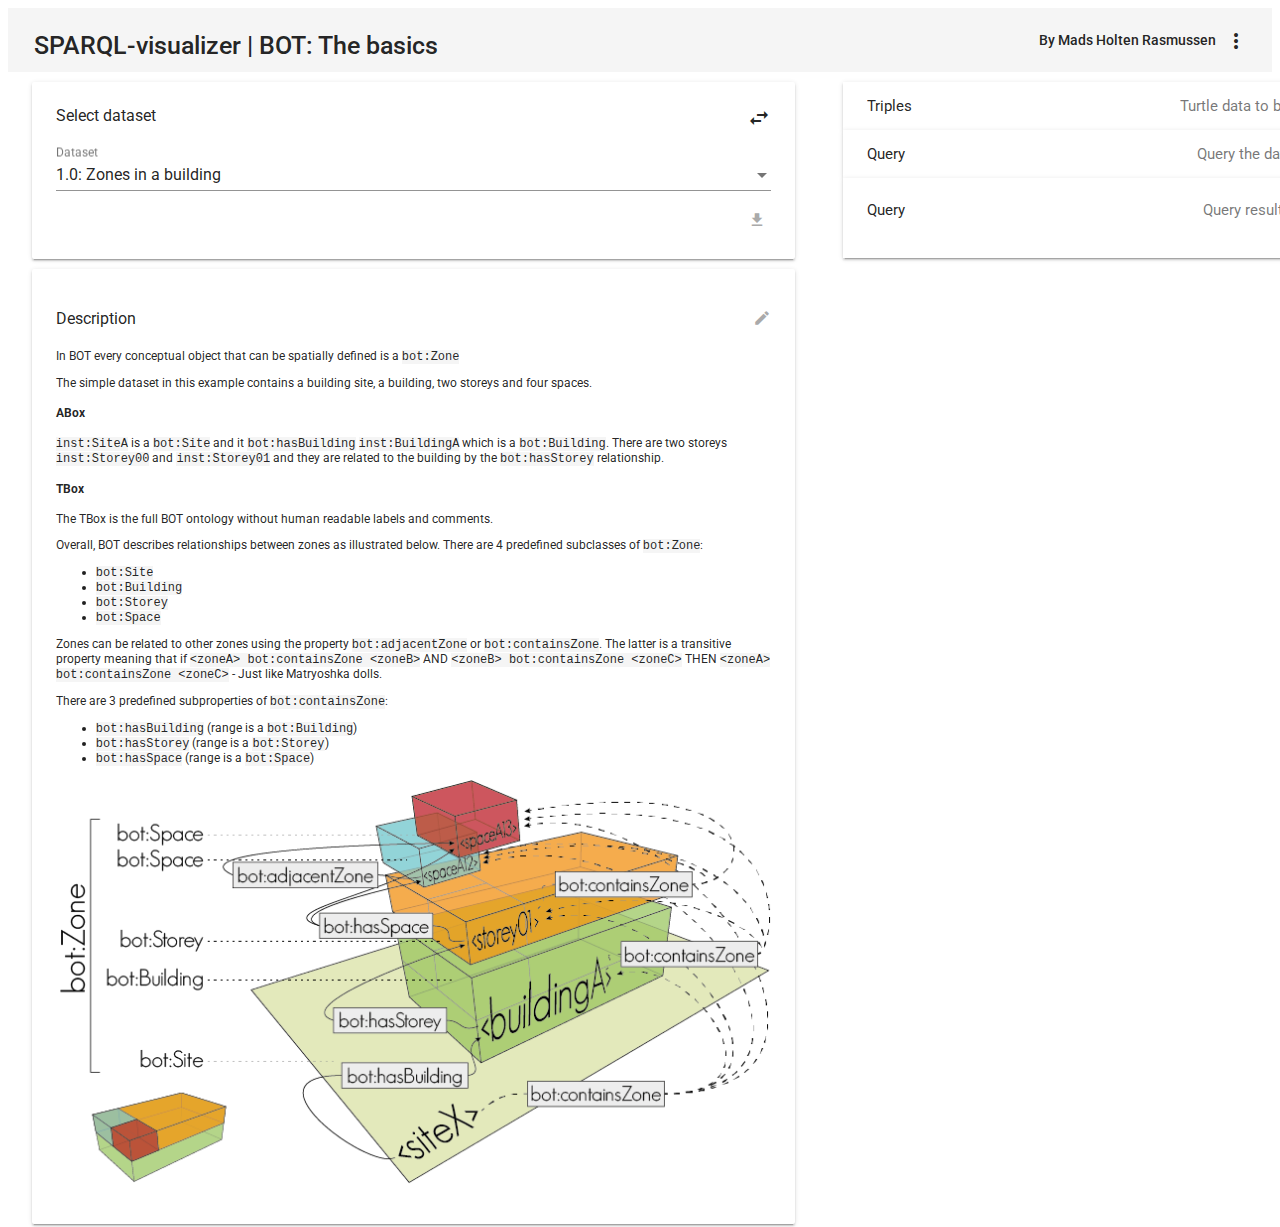
<file: tutorial/index.html>
<!doctype html><html lang="en"><head><meta charset="utf-8"><title>DataVis</title><base href="https://w3c-lbd-cg.github.io/bot/tutorial/"><meta name="viewport" content="width=device-width,initial-scale=1"><link rel="icon" type="image/x-icon" href="favicon.ico"><!-- D3 --><script src="https://d3js.org/d3.v3.min.js"></script><!-- Material icons --><link href="https://fonts.googleapis.com/icon?family=Material+Icons" rel="stylesheet"><!-- Codemirror --><link rel="stylesheet" href="https://npmcdn.com/codemirror@latest/lib/codemirror.css"/><link href="styles.ee9cd20122b7c1ce7dab.bundle.css" rel="stylesheet"/></head><body><app-root></app-root><script type="text/javascript" src="inline.318b50c57b4eba3d437b.bundle.js"></script><script type="text/javascript" src="polyfills.a3ab2cd32cb0c7720313.bundle.js"></script><script type="text/javascript" src="main.9d88bd4cd7c93716129d.bundle.js"></script></body></html>
</file>
<file: style.css>
/* Force W3C logo to site side by side with OGC logo */
.head img[src*="logos/W3C"] {
  display: inherit !important;
}
.head a:hover > img[src*='ogc'] {
  opacity: 0.8;
}

/* Styles to replicate key LODS styles */
ul.hlist {
  list-style-type:none;
  background-color: #eee;
}
ul.hlist li {
  display:inline;
  margin-right: 1em;
  font-size:smaller;
}
.entity {
  border: 0px solid black;
  padding: 1.5em;
  margin-top: 1.5em;
}
.entity h4 {
  margin-top:0;
}
.entity dl {
  border: dashed thin black;
  border-width:0px 0;
  background-color:#eee;
  margin: 0 0.5em;
}
p.iri::before {
  content: "IRI: ";
  font-weight: bold;
  font-family:sans-serif;
}
p.iri {
  font-family:monospace;
}
span.logic {
  font-weight:bold;
  color:purple;
}
span.dotted {
  text-decoration-line:underline;
  text-decoration-style: dotted;
  text-decoration-color:black;
}

/* Styles to replicate key SpecGen styles */

.specterm {
    margin-top: 1em;
}

.specterm h4 {
    margin-top: 1em;
}

.specterm table {
    margin-top: 0.5em;
}

section.specterm {
    padding-left: 1.5em;
    padding-right: 1.5em;
    padding-top: 0.1ex;
    padding-bottom: 0.1ex;
}

.azlist {
  margin-top: 10pt;
  padding: 5px;
  border: 1px solid #e3dcf2;
}


/* Styles added by Kerry for formatting code including ttl */
.tab1 {
 text-indent: 24pt;
}
.tab2 {
 text-indent: 48pt;
}
.tab3 {
 text-indent: 72pt;
}
.tab4 {
 text-indent: 96pt;
}
.tab5 {
 text-indent: 120pt;
}

/* Styles added by Simon for clean table borders */

table {
    width: 100%;
    border-collapse: collapse;
}

th {
    background-color: #f2f2f2;
}

th, td {
    border: 1px solid #ddd;
}

th, td {
    padding: 10px;
    text-align: left;
}

.specterm h5 , .specterm h6 {
  font-weight: bold;
  font-style: normal;
  font-variant: normal;
  margin-top: 1em;
  margin-bottom: 1em;
}

section.specterm, section.specterm th{
    background-color: #c7eae5;
}

section.specterm.sosa, section.specterm.sosa th{
    background-color: #c7eae5;
}

section.specterm.ssn, section.specterm.ssn th, section.specterm.sosa tr.ssn, section.specterm.sosa tr.ssn th {
    background-color: #67a9cf;
}


.buttonpanel {
   display: flex;
   justify-content: flex-end ;
    margin-top: 1ex;
    margin-bottom: 1ex;
    padding-left: 1ex;
    padding-right: 1ex;
    padding-top: 1ex;
    padding-bottom: 0.6ex;
    border: 0px dotted black;
    font-size: small;
}
</file>
<file: small.css>
#respecDocument {
    padding-left: 30px;
    padding-right: 2px;
}

div.specterm {
    padding-left: 2px;
    padding-right: 2px;
}

.specterm table {
    max-width: calc( 100% - 4px);
    word-wrap: break-word ;
    overflow-wrap: break-word;
}

.specterm table tbody th, .specterm table tbody td {
    padding: 2px;
}
</file>
<file: tutorial/styles.ee9cd20122b7c1ce7dab.bundle.css>
.mat-elevation-z0{-webkit-box-shadow:0 0 0 0 rgba(0,0,0,.2),0 0 0 0 rgba(0,0,0,.14),0 0 0 0 rgba(0,0,0,.12);box-shadow:0 0 0 0 rgba(0,0,0,.2),0 0 0 0 rgba(0,0,0,.14),0 0 0 0 rgba(0,0,0,.12)}.mat-elevation-z1{-webkit-box-shadow:0 2px 1px -1px rgba(0,0,0,.2),0 1px 1px 0 rgba(0,0,0,.14),0 1px 3px 0 rgba(0,0,0,.12);box-shadow:0 2px 1px -1px rgba(0,0,0,.2),0 1px 1px 0 rgba(0,0,0,.14),0 1px 3px 0 rgba(0,0,0,.12)}.mat-elevation-z2{-webkit-box-shadow:0 3px 1px -2px rgba(0,0,0,.2),0 2px 2px 0 rgba(0,0,0,.14),0 1px 5px 0 rgba(0,0,0,.12);box-shadow:0 3px 1px -2px rgba(0,0,0,.2),0 2px 2px 0 rgba(0,0,0,.14),0 1px 5px 0 rgba(0,0,0,.12)}.mat-elevation-z3{-webkit-box-shadow:0 3px 3px -2px rgba(0,0,0,.2),0 3px 4px 0 rgba(0,0,0,.14),0 1px 8px 0 rgba(0,0,0,.12);box-shadow:0 3px 3px -2px rgba(0,0,0,.2),0 3px 4px 0 rgba(0,0,0,.14),0 1px 8px 0 rgba(0,0,0,.12)}.mat-elevation-z4{-webkit-box-shadow:0 2px 4px -1px rgba(0,0,0,.2),0 4px 5px 0 rgba(0,0,0,.14),0 1px 10px 0 rgba(0,0,0,.12);box-shadow:0 2px 4px -1px rgba(0,0,0,.2),0 4px 5px 0 rgba(0,0,0,.14),0 1px 10px 0 rgba(0,0,0,.12)}.mat-elevation-z5{-webkit-box-shadow:0 3px 5px -1px rgba(0,0,0,.2),0 5px 8px 0 rgba(0,0,0,.14),0 1px 14px 0 rgba(0,0,0,.12);box-shadow:0 3px 5px -1px rgba(0,0,0,.2),0 5px 8px 0 rgba(0,0,0,.14),0 1px 14px 0 rgba(0,0,0,.12)}.mat-elevation-z6{-webkit-box-shadow:0 3px 5px -1px rgba(0,0,0,.2),0 6px 10px 0 rgba(0,0,0,.14),0 1px 18px 0 rgba(0,0,0,.12);box-shadow:0 3px 5px -1px rgba(0,0,0,.2),0 6px 10px 0 rgba(0,0,0,.14),0 1px 18px 0 rgba(0,0,0,.12)}.mat-elevation-z7{-webkit-box-shadow:0 4px 5px -2px rgba(0,0,0,.2),0 7px 10px 1px rgba(0,0,0,.14),0 2px 16px 1px rgba(0,0,0,.12);box-shadow:0 4px 5px -2px rgba(0,0,0,.2),0 7px 10px 1px rgba(0,0,0,.14),0 2px 16px 1px rgba(0,0,0,.12)}.mat-elevation-z8{-webkit-box-shadow:0 5px 5px -3px rgba(0,0,0,.2),0 8px 10px 1px rgba(0,0,0,.14),0 3px 14px 2px rgba(0,0,0,.12);box-shadow:0 5px 5px -3px rgba(0,0,0,.2),0 8px 10px 1px rgba(0,0,0,.14),0 3px 14px 2px rgba(0,0,0,.12)}.mat-elevation-z9{-webkit-box-shadow:0 5px 6px -3px rgba(0,0,0,.2),0 9px 12px 1px rgba(0,0,0,.14),0 3px 16px 2px rgba(0,0,0,.12);box-shadow:0 5px 6px -3px rgba(0,0,0,.2),0 9px 12px 1px rgba(0,0,0,.14),0 3px 16px 2px rgba(0,0,0,.12)}.mat-elevation-z10{-webkit-box-shadow:0 6px 6px -3px rgba(0,0,0,.2),0 10px 14px 1px rgba(0,0,0,.14),0 4px 18px 3px rgba(0,0,0,.12);box-shadow:0 6px 6px -3px rgba(0,0,0,.2),0 10px 14px 1px rgba(0,0,0,.14),0 4px 18px 3px rgba(0,0,0,.12)}.mat-elevation-z11{-webkit-box-shadow:0 6px 7px -4px rgba(0,0,0,.2),0 11px 15px 1px rgba(0,0,0,.14),0 4px 20px 3px rgba(0,0,0,.12);box-shadow:0 6px 7px -4px rgba(0,0,0,.2),0 11px 15px 1px rgba(0,0,0,.14),0 4px 20px 3px rgba(0,0,0,.12)}.mat-elevation-z12{-webkit-box-shadow:0 7px 8px -4px rgba(0,0,0,.2),0 12px 17px 2px rgba(0,0,0,.14),0 5px 22px 4px rgba(0,0,0,.12);box-shadow:0 7px 8px -4px rgba(0,0,0,.2),0 12px 17px 2px rgba(0,0,0,.14),0 5px 22px 4px rgba(0,0,0,.12)}.mat-elevation-z13{-webkit-box-shadow:0 7px 8px -4px rgba(0,0,0,.2),0 13px 19px 2px rgba(0,0,0,.14),0 5px 24px 4px rgba(0,0,0,.12);box-shadow:0 7px 8px -4px rgba(0,0,0,.2),0 13px 19px 2px rgba(0,0,0,.14),0 5px 24px 4px rgba(0,0,0,.12)}.mat-elevation-z14{-webkit-box-shadow:0 7px 9px -4px rgba(0,0,0,.2),0 14px 21px 2px rgba(0,0,0,.14),0 5px 26px 4px rgba(0,0,0,.12);box-shadow:0 7px 9px -4px rgba(0,0,0,.2),0 14px 21px 2px rgba(0,0,0,.14),0 5px 26px 4px rgba(0,0,0,.12)}.mat-elevation-z15{-webkit-box-shadow:0 8px 9px -5px rgba(0,0,0,.2),0 15px 22px 2px rgba(0,0,0,.14),0 6px 28px 5px rgba(0,0,0,.12);box-shadow:0 8px 9px -5px rgba(0,0,0,.2),0 15px 22px 2px rgba(0,0,0,.14),0 6px 28px 5px rgba(0,0,0,.12)}.mat-elevation-z16{-webkit-box-shadow:0 8px 10px -5px rgba(0,0,0,.2),0 16px 24px 2px rgba(0,0,0,.14),0 6px 30px 5px rgba(0,0,0,.12);box-shadow:0 8px 10px -5px rgba(0,0,0,.2),0 16px 24px 2px rgba(0,0,0,.14),0 6px 30px 5px rgba(0,0,0,.12)}.mat-elevation-z17{-webkit-box-shadow:0 8px 11px -5px rgba(0,0,0,.2),0 17px 26px 2px rgba(0,0,0,.14),0 6px 32px 5px rgba(0,0,0,.12);box-shadow:0 8px 11px -5px rgba(0,0,0,.2),0 17px 26px 2px rgba(0,0,0,.14),0 6px 32px 5px rgba(0,0,0,.12)}.mat-elevation-z18{-webkit-box-shadow:0 9px 11px -5px rgba(0,0,0,.2),0 18px 28px 2px rgba(0,0,0,.14),0 7px 34px 6px rgba(0,0,0,.12);box-shadow:0 9px 11px -5px rgba(0,0,0,.2),0 18px 28px 2px rgba(0,0,0,.14),0 7px 34px 6px rgba(0,0,0,.12)}.mat-elevation-z19{-webkit-box-shadow:0 9px 12px -6px rgba(0,0,0,.2),0 19px 29px 2px rgba(0,0,0,.14),0 7px 36px 6px rgba(0,0,0,.12);box-shadow:0 9px 12px -6px rgba(0,0,0,.2),0 19px 29px 2px rgba(0,0,0,.14),0 7px 36px 6px rgba(0,0,0,.12)}.mat-elevation-z20{-webkit-box-shadow:0 10px 13px -6px rgba(0,0,0,.2),0 20px 31px 3px rgba(0,0,0,.14),0 8px 38px 7px rgba(0,0,0,.12);box-shadow:0 10px 13px -6px rgba(0,0,0,.2),0 20px 31px 3px rgba(0,0,0,.14),0 8px 38px 7px rgba(0,0,0,.12)}.mat-elevation-z21{-webkit-box-shadow:0 10px 13px -6px rgba(0,0,0,.2),0 21px 33px 3px rgba(0,0,0,.14),0 8px 40px 7px rgba(0,0,0,.12);box-shadow:0 10px 13px -6px rgba(0,0,0,.2),0 21px 33px 3px rgba(0,0,0,.14),0 8px 40px 7px rgba(0,0,0,.12)}.mat-elevation-z22{-webkit-box-shadow:0 10px 14px -6px rgba(0,0,0,.2),0 22px 35px 3px rgba(0,0,0,.14),0 8px 42px 7px rgba(0,0,0,.12);box-shadow:0 10px 14px -6px rgba(0,0,0,.2),0 22px 35px 3px rgba(0,0,0,.14),0 8px 42px 7px rgba(0,0,0,.12)}.mat-elevation-z23{-webkit-box-shadow:0 11px 14px -7px rgba(0,0,0,.2),0 23px 36px 3px rgba(0,0,0,.14),0 9px 44px 8px rgba(0,0,0,.12);box-shadow:0 11px 14px -7px rgba(0,0,0,.2),0 23px 36px 3px rgba(0,0,0,.14),0 9px 44px 8px rgba(0,0,0,.12)}.mat-elevation-z24{-webkit-box-shadow:0 11px 15px -7px rgba(0,0,0,.2),0 24px 38px 3px rgba(0,0,0,.14),0 9px 46px 8px rgba(0,0,0,.12);box-shadow:0 11px 15px -7px rgba(0,0,0,.2),0 24px 38px 3px rgba(0,0,0,.14),0 9px 46px 8px rgba(0,0,0,.12)}.mat-h1,.mat-headline,.mat-typography h1{font:400 24px/32px Roboto,"Helvetica Neue",sans-serif;margin:0 0 16px}.mat-h2,.mat-title,.mat-typography h2{font:500 20px/32px Roboto,"Helvetica Neue",sans-serif;margin:0 0 16px}.mat-h3,.mat-subheading-2,.mat-typography h3{font:400 16px/28px Roboto,"Helvetica Neue",sans-serif;margin:0 0 16px}.mat-h4,.mat-subheading-1,.mat-typography h4{font:400 15px/24px Roboto,"Helvetica Neue",sans-serif;margin:0 0 16px}.mat-h5,.mat-typography h5{font:400 11.62px/20px Roboto,"Helvetica Neue",sans-serif;margin:0 0 12px}.mat-h6,.mat-typography h6{font:400 9.38px/20px Roboto,"Helvetica Neue",sans-serif;margin:0 0 12px}.mat-body-2,.mat-body-strong{font:500 14px/24px Roboto,"Helvetica Neue",sans-serif}.mat-body,.mat-body-1,.mat-typography{font:400 14px/20px Roboto,"Helvetica Neue",sans-serif}.mat-body p,.mat-body-1 p,.mat-typography p{margin:0 0 12px}.mat-caption,.mat-small{font:400 12px/20px Roboto,"Helvetica Neue",sans-serif}.mat-display-4,.mat-typography .mat-display-4{font:300 112px/112px Roboto,"Helvetica Neue",sans-serif;margin:0 0 56px;letter-spacing:-.05em}.mat-display-3,.mat-typography .mat-display-3{font:400 56px/56px Roboto,"Helvetica Neue",sans-serif;margin:0 0 64px;letter-spacing:-.02em}.mat-display-2,.mat-typography .mat-display-2{font:400 45px/48px Roboto,"Helvetica Neue",sans-serif;margin:0 0 64px;letter-spacing:-.005em}.mat-display-1,.mat-typography .mat-display-1{font:400 34px/40px Roboto,"Helvetica Neue",sans-serif;margin:0 0 64px}.mat-button,.mat-fab,.mat-flat-button,.mat-icon-button,.mat-mini-fab,.mat-raised-button,.mat-stroked-button{font-family:Roboto,"Helvetica Neue",sans-serif;font-size:14px;font-weight:500}.mat-button-toggle,.mat-card{font-family:Roboto,"Helvetica Neue",sans-serif}.mat-card-title{font-size:24px;font-weight:400}.mat-card-content,.mat-card-header .mat-card-title,.mat-card-subtitle{font-size:14px}.mat-checkbox{font-family:Roboto,"Helvetica Neue",sans-serif}.mat-checkbox-layout .mat-checkbox-label{line-height:24px}.mat-chip{font-size:13px;line-height:18px}.mat-chip .mat-chip-remove.mat-icon{font-size:18px}.mat-table{font-family:Roboto,"Helvetica Neue",sans-serif}.mat-header-cell{font-size:12px;font-weight:500}.mat-cell{font-size:14px}.mat-calendar{font-family:Roboto,"Helvetica Neue",sans-serif}.mat-calendar-body{font-size:13px}.mat-calendar-body-label,.mat-calendar-period-button{font-size:14px;font-weight:500}.mat-calendar-table-header th{font-size:11px;font-weight:400}.mat-dialog-title{font:500 20px/32px Roboto,"Helvetica Neue",sans-serif}.mat-expansion-panel-header{font-family:Roboto,"Helvetica Neue",sans-serif;font-size:15px;font-weight:400}.mat-expansion-panel-content{font:400 14px/20px Roboto,"Helvetica Neue",sans-serif}.mat-form-field{font-size:inherit;font-weight:400;line-height:1.125;font-family:Roboto,"Helvetica Neue",sans-serif}.mat-form-field-wrapper{padding-bottom:1.25em}.mat-form-field-prefix .mat-icon,.mat-form-field-suffix .mat-icon{font-size:150%;line-height:1.125}.mat-form-field-prefix .mat-icon-button,.mat-form-field-suffix .mat-icon-button{height:1.5em;width:1.5em}.mat-form-field-prefix .mat-icon-button .mat-icon,.mat-form-field-suffix .mat-icon-button .mat-icon{height:1.125em;line-height:1.125}.mat-form-field-infix{padding:.4375em 0;border-top:.84375em solid transparent}.mat-form-field-can-float .mat-input-server:focus+.mat-form-field-label-wrapper .mat-form-field-label,.mat-form-field-can-float.mat-form-field-should-float .mat-form-field-label{-webkit-transform:translateY(-1.28125em) scale(.75) perspective(100px) translateZ(.001px);transform:translateY(-1.28125em) scale(.75) perspective(100px) translateZ(.001px);-ms-transform:translateY(-1.28125em) scale(.75);width:133.33333%}.mat-form-field-can-float .mat-form-field-autofill-control:-webkit-autofill+.mat-form-field-label-wrapper .mat-form-field-label{-webkit-transform:translateY(-1.28125em) scale(.75) perspective(100px) translateZ(.00101px);transform:translateY(-1.28125em) scale(.75) perspective(100px) translateZ(.00101px);-ms-transform:translateY(-1.28124em) scale(.75);width:133.33334%}.mat-form-field-can-float .mat-input-server[label]:not(:label-shown)+.mat-form-field-label-wrapper .mat-form-field-label{-webkit-transform:translateY(-1.28125em) scale(.75) perspective(100px) translateZ(.00102px);transform:translateY(-1.28125em) scale(.75) perspective(100px) translateZ(.00102px);-ms-transform:translateY(-1.28123em) scale(.75);width:133.33335%}.mat-form-field-label-wrapper{top:-.84375em;padding-top:.84375em}.mat-form-field-label{top:1.28125em}.mat-form-field-underline{bottom:1.25em}.mat-form-field-subscript-wrapper{font-size:75%;margin-top:.54167em;top:calc(100% - 1.66667em)}.mat-grid-tile-footer,.mat-grid-tile-header{font-size:14px}.mat-grid-tile-footer .mat-line,.mat-grid-tile-header .mat-line{white-space:nowrap;overflow:hidden;text-overflow:ellipsis;display:block;-webkit-box-sizing:border-box;box-sizing:border-box}.mat-grid-tile-footer .mat-line:nth-child(n+2),.mat-grid-tile-header .mat-line:nth-child(n+2){font-size:12px}input.mat-input-element{margin-top:-.0625em}.mat-menu-item{font-family:Roboto,"Helvetica Neue",sans-serif;font-size:16px;font-weight:400}.mat-paginator,.mat-paginator-page-size .mat-select-trigger{font-family:Roboto,"Helvetica Neue",sans-serif;font-size:12px}.mat-radio-button,.mat-select{font-family:Roboto,"Helvetica Neue",sans-serif}.mat-select-trigger{height:1.125em}.mat-slide-toggle-content{font:400 14px/20px Roboto,"Helvetica Neue",sans-serif}.mat-slider-thumb-label-text{font-family:Roboto,"Helvetica Neue",sans-serif;font-size:12px;font-weight:500}.mat-stepper-horizontal,.mat-stepper-vertical{font-family:Roboto,"Helvetica Neue",sans-serif}.mat-step-label{font-size:14px;font-weight:400}.mat-step-label-selected{font-size:14px;font-weight:500}.mat-tab-group{font-family:Roboto,"Helvetica Neue",sans-serif}.mat-tab-label,.mat-tab-link{font-family:Roboto,"Helvetica Neue",sans-serif;font-size:14px;font-weight:500}.mat-toolbar,.mat-toolbar h1,.mat-toolbar h2,.mat-toolbar h3,.mat-toolbar h4,.mat-toolbar h5,.mat-toolbar h6{font:500 20px/32px Roboto,"Helvetica Neue",sans-serif;margin:0}.mat-tooltip{font-family:Roboto,"Helvetica Neue",sans-serif;font-size:10px;padding-top:6px;padding-bottom:6px}.mat-tooltip-handset{font-size:14px;padding-top:9px;padding-bottom:9px}.mat-list-item,.mat-list-option{font-family:Roboto,"Helvetica Neue",sans-serif}.mat-list .mat-list-item,.mat-nav-list .mat-list-item,.mat-selection-list .mat-list-item{font-size:16px}.mat-list .mat-list-item .mat-line,.mat-nav-list .mat-list-item .mat-line,.mat-selection-list .mat-list-item .mat-line{white-space:nowrap;overflow:hidden;text-overflow:ellipsis;display:block;-webkit-box-sizing:border-box;box-sizing:border-box}.mat-list .mat-list-item .mat-line:nth-child(n+2),.mat-nav-list .mat-list-item .mat-line:nth-child(n+2),.mat-selection-list .mat-list-item .mat-line:nth-child(n+2){font-size:14px}.mat-list .mat-list-option,.mat-nav-list .mat-list-option,.mat-selection-list .mat-list-option{font-size:16px}.mat-list .mat-list-option .mat-line,.mat-nav-list .mat-list-option .mat-line,.mat-selection-list .mat-list-option .mat-line{white-space:nowrap;overflow:hidden;text-overflow:ellipsis;display:block;-webkit-box-sizing:border-box;box-sizing:border-box}.mat-list .mat-list-option .mat-line:nth-child(n+2),.mat-nav-list .mat-list-option .mat-line:nth-child(n+2),.mat-selection-list .mat-list-option .mat-line:nth-child(n+2){font-size:14px}.mat-list[dense] .mat-list-item,.mat-nav-list[dense] .mat-list-item,.mat-selection-list[dense] .mat-list-item{font-size:12px}.mat-list[dense] .mat-list-item .mat-line,.mat-nav-list[dense] .mat-list-item .mat-line,.mat-selection-list[dense] .mat-list-item .mat-line{white-space:nowrap;overflow:hidden;text-overflow:ellipsis;display:block;-webkit-box-sizing:border-box;box-sizing:border-box}.mat-list[dense] .mat-list-item .mat-line:nth-child(n+2),.mat-list[dense] .mat-list-option,.mat-nav-list[dense] .mat-list-item .mat-line:nth-child(n+2),.mat-nav-list[dense] .mat-list-option,.mat-selection-list[dense] .mat-list-item .mat-line:nth-child(n+2),.mat-selection-list[dense] .mat-list-option{font-size:12px}.mat-list[dense] .mat-list-option .mat-line,.mat-nav-list[dense] .mat-list-option .mat-line,.mat-selection-list[dense] .mat-list-option .mat-line{white-space:nowrap;overflow:hidden;text-overflow:ellipsis;display:block;-webkit-box-sizing:border-box;box-sizing:border-box}.mat-list[dense] .mat-list-option .mat-line:nth-child(n+2),.mat-nav-list[dense] .mat-list-option .mat-line:nth-child(n+2),.mat-selection-list[dense] .mat-list-option .mat-line:nth-child(n+2){font-size:12px}.mat-list[dense] .mat-subheader,.mat-nav-list[dense] .mat-subheader,.mat-selection-list[dense] .mat-subheader{font-family:Roboto,"Helvetica Neue",sans-serif;font-size:12px;font-weight:500}.mat-option{font-family:Roboto,"Helvetica Neue",sans-serif;font-size:16px;color:rgba(0,0,0,.87)}.mat-optgroup-label{font:500 14px/24px Roboto,"Helvetica Neue",sans-serif;color:rgba(0,0,0,.54)}.mat-simple-snackbar{font-family:Roboto,"Helvetica Neue",sans-serif;font-size:14px}.mat-ripple{overflow:hidden}@media screen and (-ms-high-contrast:active){.mat-ripple{display:none}}.mat-ripple.mat-ripple-unbounded{overflow:visible}.mat-ripple-element{position:absolute;border-radius:50%;pointer-events:none;-webkit-transition:opacity,-webkit-transform 0s cubic-bezier(0,0,.2,1);transition:opacity,-webkit-transform 0s cubic-bezier(0,0,.2,1);transition:opacity,transform 0s cubic-bezier(0,0,.2,1);transition:opacity,transform 0s cubic-bezier(0,0,.2,1),-webkit-transform 0s cubic-bezier(0,0,.2,1);-webkit-transform:scale(0);transform:scale(0)}.cdk-visually-hidden{border:0;clip:rect(0 0 0 0);height:1px;margin:-1px;overflow:hidden;padding:0;position:absolute;width:1px;outline:0;-webkit-appearance:none;-moz-appearance:none}.cdk-global-overlay-wrapper,.cdk-overlay-container{pointer-events:none;top:0;left:0;height:100%;width:100%}.cdk-overlay-container{position:fixed;z-index:1000}.cdk-overlay-container:empty{display:none}.cdk-global-overlay-wrapper{display:-webkit-box;display:-ms-flexbox;display:flex;position:absolute;z-index:1000}.cdk-overlay-pane{position:absolute;pointer-events:auto;-webkit-box-sizing:border-box;box-sizing:border-box;z-index:1000}.cdk-overlay-backdrop{position:absolute;top:0;bottom:0;left:0;right:0;z-index:1000;pointer-events:auto;-webkit-tap-highlight-color:transparent;-webkit-transition:opacity .4s cubic-bezier(.25,.8,.25,1);transition:opacity .4s cubic-bezier(.25,.8,.25,1);opacity:0}.cdk-overlay-backdrop.cdk-overlay-backdrop-showing{opacity:1}.cdk-overlay-dark-backdrop{background:rgba(0,0,0,.288)}.cdk-overlay-transparent-backdrop,.cdk-overlay-transparent-backdrop.cdk-overlay-backdrop-showing{opacity:0}.cdk-global-scrollblock{position:fixed;width:100%;overflow-y:scroll}.mat-ripple-element{background-color:rgba(0,0,0,.1)}.mat-option:focus:not(.mat-option-disabled),.mat-option:hover:not(.mat-option-disabled){background:rgba(0,0,0,.04)}.mat-primary .mat-option.mat-selected:not(.mat-option-disabled){color:#3f51b5}.mat-accent .mat-option.mat-selected:not(.mat-option-disabled){color:#ff4081}.mat-warn .mat-option.mat-selected:not(.mat-option-disabled){color:#f44336}.mat-option.mat-selected:not(.mat-option-multiple):not(.mat-option-disabled){background:rgba(0,0,0,.04)}.mat-option.mat-active{background:rgba(0,0,0,.04);color:rgba(0,0,0,.87)}.mat-option.mat-option-disabled{color:rgba(0,0,0,.38)}.mat-optgroup-disabled .mat-optgroup-label{color:rgba(0,0,0,.38)}.mat-pseudo-checkbox{color:rgba(0,0,0,.54)}.mat-pseudo-checkbox::after{color:#fafafa}.mat-accent .mat-pseudo-checkbox-checked,.mat-accent .mat-pseudo-checkbox-indeterminate,.mat-pseudo-checkbox-checked,.mat-pseudo-checkbox-indeterminate{background:#ff4081}.mat-primary .mat-pseudo-checkbox-checked,.mat-primary .mat-pseudo-checkbox-indeterminate{background:#3f51b5}.mat-warn .mat-pseudo-checkbox-checked,.mat-warn .mat-pseudo-checkbox-indeterminate{background:#f44336}.mat-pseudo-checkbox-checked.mat-pseudo-checkbox-disabled,.mat-pseudo-checkbox-indeterminate.mat-pseudo-checkbox-disabled{background:#b0b0b0}.mat-app-background{background-color:#fafafa;color:rgba(0,0,0,.87)}.mat-theme-loaded-marker{display:none}.mat-autocomplete-panel{background:#fff;color:rgba(0,0,0,.87)}.mat-autocomplete-panel .mat-option.mat-selected:not(.mat-active):not(:hover){background:#fff}.mat-autocomplete-panel .mat-option.mat-selected:not(.mat-active):not(:hover):not(.mat-option-disabled){color:rgba(0,0,0,.87)}.mat-button,.mat-icon-button,.mat-stroked-button{background:0 0}.mat-button.mat-primary .mat-button-focus-overlay,.mat-icon-button.mat-primary .mat-button-focus-overlay,.mat-stroked-button.mat-primary .mat-button-focus-overlay{background-color:rgba(63,81,181,.12)}.mat-button.mat-accent .mat-button-focus-overlay,.mat-icon-button.mat-accent .mat-button-focus-overlay,.mat-stroked-button.mat-accent .mat-button-focus-overlay{background-color:rgba(255,64,129,.12)}.mat-button.mat-warn .mat-button-focus-overlay,.mat-icon-button.mat-warn .mat-button-focus-overlay,.mat-stroked-button.mat-warn .mat-button-focus-overlay{background-color:rgba(244,67,54,.12)}.mat-button[disabled] .mat-button-focus-overlay,.mat-icon-button[disabled] .mat-button-focus-overlay,.mat-stroked-button[disabled] .mat-button-focus-overlay{background-color:transparent}.mat-button.mat-primary,.mat-icon-button.mat-primary,.mat-stroked-button.mat-primary{color:#3f51b5}.mat-button.mat-accent,.mat-icon-button.mat-accent,.mat-stroked-button.mat-accent{color:#ff4081}.mat-button.mat-warn,.mat-icon-button.mat-warn,.mat-stroked-button.mat-warn{color:#f44336}.mat-button.mat-accent[disabled],.mat-button.mat-primary[disabled],.mat-button.mat-warn[disabled],.mat-button[disabled][disabled],.mat-icon-button.mat-accent[disabled],.mat-icon-button.mat-primary[disabled],.mat-icon-button.mat-warn[disabled],.mat-icon-button[disabled][disabled],.mat-stroked-button.mat-accent[disabled],.mat-stroked-button.mat-primary[disabled],.mat-stroked-button.mat-warn[disabled],.mat-stroked-button[disabled][disabled]{color:rgba(0,0,0,.26)}.mat-fab,.mat-mini-fab,.mat-raised-button{color:rgba(0,0,0,.87);background-color:#fff}.mat-fab.mat-accent,.mat-fab.mat-primary,.mat-fab.mat-warn,.mat-mini-fab.mat-accent,.mat-mini-fab.mat-primary,.mat-mini-fab.mat-warn,.mat-raised-button.mat-accent,.mat-raised-button.mat-primary,.mat-raised-button.mat-warn{color:#fff}.mat-fab.mat-accent[disabled],.mat-fab.mat-primary[disabled],.mat-fab.mat-warn[disabled],.mat-fab[disabled][disabled],.mat-mini-fab.mat-accent[disabled],.mat-mini-fab.mat-primary[disabled],.mat-mini-fab.mat-warn[disabled],.mat-mini-fab[disabled][disabled],.mat-raised-button.mat-accent[disabled],.mat-raised-button.mat-primary[disabled],.mat-raised-button.mat-warn[disabled],.mat-raised-button[disabled][disabled]{color:rgba(0,0,0,.26);background-color:rgba(0,0,0,.12)}.mat-fab.mat-primary,.mat-mini-fab.mat-primary,.mat-raised-button.mat-primary{background-color:#3f51b5}.mat-fab.mat-accent,.mat-mini-fab.mat-accent,.mat-raised-button.mat-accent{background-color:#ff4081}.mat-fab.mat-warn,.mat-mini-fab.mat-warn,.mat-raised-button.mat-warn{background-color:#f44336}.mat-fab.mat-accent .mat-ripple-element,.mat-fab.mat-primary .mat-ripple-element,.mat-fab.mat-warn .mat-ripple-element,.mat-mini-fab.mat-accent .mat-ripple-element,.mat-mini-fab.mat-primary .mat-ripple-element,.mat-mini-fab.mat-warn .mat-ripple-element,.mat-raised-button.mat-accent .mat-ripple-element,.mat-raised-button.mat-primary .mat-ripple-element,.mat-raised-button.mat-warn .mat-ripple-element{background-color:rgba(255,255,255,.2)}.mat-button.mat-primary .mat-ripple-element{background-color:rgba(63,81,181,.1)}.mat-button.mat-accent .mat-ripple-element{background-color:rgba(255,64,129,.1)}.mat-button.mat-warn .mat-ripple-element{background-color:rgba(244,67,54,.1)}.mat-flat-button{color:rgba(0,0,0,.87);background-color:#fff}.mat-flat-button.mat-accent,.mat-flat-button.mat-primary,.mat-flat-button.mat-warn{color:#fff}.mat-flat-button.mat-accent[disabled],.mat-flat-button.mat-primary[disabled],.mat-flat-button.mat-warn[disabled],.mat-flat-button[disabled][disabled]{color:rgba(0,0,0,.26);background-color:rgba(0,0,0,.12)}.mat-flat-button.mat-primary{background-color:#3f51b5}.mat-flat-button.mat-accent{background-color:#ff4081}.mat-flat-button.mat-warn{background-color:#f44336}.mat-flat-button.mat-accent .mat-ripple-element,.mat-flat-button.mat-primary .mat-ripple-element,.mat-flat-button.mat-warn .mat-ripple-element{background-color:rgba(255,255,255,.2)}.mat-icon-button.mat-primary .mat-ripple-element{background-color:rgba(63,81,181,.2)}.mat-icon-button.mat-accent .mat-ripple-element{background-color:rgba(255,64,129,.2)}.mat-icon-button.mat-warn .mat-ripple-element{background-color:rgba(244,67,54,.2)}.mat-button-toggle{color:rgba(0,0,0,.38)}.mat-button-toggle.cdk-focused .mat-button-toggle-focus-overlay{background-color:rgba(0,0,0,.12)}.mat-button-toggle-checked{background-color:#e0e0e0;color:rgba(0,0,0,.54)}.mat-button-toggle-disabled{background-color:#eee;color:rgba(0,0,0,.26)}.mat-button-toggle-disabled.mat-button-toggle-checked{background-color:#bdbdbd}.mat-card{background:#fff;color:rgba(0,0,0,.87)}.mat-card-subtitle{color:rgba(0,0,0,.54)}.mat-checkbox-frame{border-color:rgba(0,0,0,.54)}.mat-checkbox-checkmark{fill:#fafafa}.mat-checkbox-checkmark-path{stroke:#fafafa!important}.mat-checkbox-mixedmark{background-color:#fafafa}.mat-checkbox-checked.mat-primary .mat-checkbox-background,.mat-checkbox-indeterminate.mat-primary .mat-checkbox-background{background-color:#3f51b5}.mat-checkbox-checked.mat-accent .mat-checkbox-background,.mat-checkbox-indeterminate.mat-accent .mat-checkbox-background{background-color:#ff4081}.mat-checkbox-checked.mat-warn .mat-checkbox-background,.mat-checkbox-indeterminate.mat-warn .mat-checkbox-background{background-color:#f44336}.mat-checkbox-disabled.mat-checkbox-checked .mat-checkbox-background,.mat-checkbox-disabled.mat-checkbox-indeterminate .mat-checkbox-background{background-color:#b0b0b0}.mat-checkbox-disabled:not(.mat-checkbox-checked) .mat-checkbox-frame{border-color:#b0b0b0}.mat-checkbox-disabled .mat-checkbox-label{color:#b0b0b0}.mat-checkbox:not(.mat-checkbox-disabled).mat-primary .mat-checkbox-ripple .mat-ripple-element{background-color:rgba(63,81,181,.26)}.mat-checkbox:not(.mat-checkbox-disabled).mat-accent .mat-checkbox-ripple .mat-ripple-element{background-color:rgba(255,64,129,.26)}.mat-checkbox:not(.mat-checkbox-disabled).mat-warn .mat-checkbox-ripple .mat-ripple-element{background-color:rgba(244,67,54,.26)}.mat-chip:not(.mat-basic-chip){background-color:#e0e0e0;color:rgba(0,0,0,.87)}.mat-chip:not(.mat-basic-chip) .mat-chip-remove{color:rgba(0,0,0,.87);opacity:.4}.mat-chip:not(.mat-basic-chip) .mat-chip-remove:hover{opacity:.54}.mat-chip.mat-chip-selected.mat-primary{background-color:#3f51b5;color:#fff}.mat-chip.mat-chip-selected.mat-primary .mat-chip-remove{color:#fff;opacity:.4}.mat-chip.mat-chip-selected.mat-primary .mat-chip-remove:hover{opacity:.54}.mat-chip.mat-chip-selected.mat-warn{background-color:#f44336;color:#fff}.mat-chip.mat-chip-selected.mat-warn .mat-chip-remove{color:#fff;opacity:.4}.mat-chip.mat-chip-selected.mat-warn .mat-chip-remove:hover{opacity:.54}.mat-chip.mat-chip-selected.mat-accent{background-color:#ff4081;color:#fff}.mat-chip.mat-chip-selected.mat-accent .mat-chip-remove{color:#fff;opacity:.4}.mat-chip.mat-chip-selected.mat-accent .mat-chip-remove:hover{opacity:.54}.mat-table{background:#fff}.mat-header-row,.mat-row{border-bottom-color:rgba(0,0,0,.12)}.mat-header-cell{color:rgba(0,0,0,.54)}.mat-cell{color:rgba(0,0,0,.87)}.mat-datepicker-content{background-color:#fff;color:rgba(0,0,0,.87)}.mat-calendar-arrow{border-top-color:rgba(0,0,0,.54)}.mat-calendar-next-button,.mat-calendar-previous-button{color:rgba(0,0,0,.54)}.mat-calendar-table-header{color:rgba(0,0,0,.38)}.mat-calendar-table-header-divider::after{background:rgba(0,0,0,.12)}.mat-calendar-body-label{color:rgba(0,0,0,.54)}.mat-calendar-body-cell-content{color:rgba(0,0,0,.87);border-color:transparent}.mat-calendar-body-disabled>.mat-calendar-body-cell-content:not(.mat-calendar-body-selected){color:rgba(0,0,0,.38)}.cdk-keyboard-focused .mat-calendar-body-active>.mat-calendar-body-cell-content:not(.mat-calendar-body-selected),.cdk-program-focused .mat-calendar-body-active>.mat-calendar-body-cell-content:not(.mat-calendar-body-selected),:not(.mat-calendar-body-disabled):hover>.mat-calendar-body-cell-content:not(.mat-calendar-body-selected){background-color:rgba(0,0,0,.04)}.mat-calendar-body-selected{background-color:#3f51b5;color:#fff}.mat-calendar-body-disabled>.mat-calendar-body-selected{background-color:rgba(63,81,181,.4)}.mat-calendar-body-today:not(.mat-calendar-body-selected){border-color:rgba(0,0,0,.38)}.mat-calendar-body-today.mat-calendar-body-selected{-webkit-box-shadow:inset 0 0 0 1px #fff;box-shadow:inset 0 0 0 1px #fff}.mat-calendar-body-disabled>.mat-calendar-body-today:not(.mat-calendar-body-selected){border-color:rgba(0,0,0,.18)}.mat-datepicker-toggle-active{color:#3f51b5}.mat-dialog-container{background:#fff;color:rgba(0,0,0,.87)}.mat-divider{border-top-color:rgba(0,0,0,.12)}.mat-divider-vertical{border-right-color:rgba(0,0,0,.12)}.mat-expansion-panel{background:#fff;color:rgba(0,0,0,.87)}.mat-action-row{border-top-color:rgba(0,0,0,.12)}.mat-expansion-panel:not(.mat-expanded) .mat-expansion-panel-header:not([aria-disabled=true]).cdk-keyboard-focused,.mat-expansion-panel:not(.mat-expanded) .mat-expansion-panel-header:not([aria-disabled=true]).cdk-program-focused,.mat-expansion-panel:not(.mat-expanded) .mat-expansion-panel-header:not([aria-disabled=true]):hover{background:rgba(0,0,0,.04)}.mat-expansion-panel-header-title{color:rgba(0,0,0,.87)}.mat-expansion-indicator::after,.mat-expansion-panel-header-description{color:rgba(0,0,0,.54)}.mat-expansion-panel-header[aria-disabled=true]{color:rgba(0,0,0,.26)}.mat-expansion-panel-header[aria-disabled=true] .mat-expansion-panel-header-description,.mat-expansion-panel-header[aria-disabled=true] .mat-expansion-panel-header-title{color:inherit}.mat-form-field-label,.mat-hint{color:rgba(0,0,0,.54)}.mat-focused .mat-form-field-label{color:#3f51b5}.mat-focused .mat-form-field-label.mat-accent{color:#ff4081}.mat-focused .mat-form-field-label.mat-warn{color:#f44336}.mat-focused .mat-form-field-required-marker{color:#ff4081}.mat-form-field-underline{background-color:rgba(0,0,0,.42)}.mat-form-field-disabled .mat-form-field-underline{background-image:-webkit-gradient(linear,left top,right top,color-stop(0,rgba(0,0,0,.42)),color-stop(33%,rgba(0,0,0,.42)),color-stop(0,transparent));background-image:linear-gradient(to right,rgba(0,0,0,.42) 0,rgba(0,0,0,.42) 33%,transparent 0);background-size:4px 1px;background-repeat:repeat-x}.mat-form-field-ripple{background-color:#3f51b5}.mat-form-field-ripple.mat-accent{background-color:#ff4081}.mat-form-field-ripple.mat-warn{background-color:#f44336}.mat-form-field-invalid .mat-form-field-label,.mat-form-field-invalid .mat-form-field-label .mat-form-field-required-marker,.mat-form-field-invalid .mat-form-field-label.mat-accent{color:#f44336}.mat-form-field-invalid .mat-form-field-ripple{background-color:#f44336}.mat-error{color:#f44336}.mat-icon.mat-primary{color:#3f51b5}.mat-icon.mat-accent{color:#ff4081}.mat-icon.mat-warn{color:#f44336}.mat-input-element:disabled{color:rgba(0,0,0,.38)}.mat-input-element{caret-color:#3f51b5}.mat-input-element::-ms-input-placeholder{color:rgba(0,0,0,.42)}.mat-input-element::placeholder{color:rgba(0,0,0,.42)}.mat-input-element::-moz-placeholder{color:rgba(0,0,0,.42)}.mat-input-element::-webkit-input-placeholder{color:rgba(0,0,0,.42)}.mat-input-element:-ms-input-placeholder{color:rgba(0,0,0,.42)}.mat-accent .mat-input-element{caret-color:#ff4081}.mat-form-field-invalid .mat-input-element,.mat-warn .mat-input-element{caret-color:#f44336}.mat-list .mat-list-item,.mat-list .mat-list-option,.mat-nav-list .mat-list-item,.mat-nav-list .mat-list-option,.mat-selection-list .mat-list-item,.mat-selection-list .mat-list-option{color:rgba(0,0,0,.87)}.mat-list .mat-subheader,.mat-nav-list .mat-subheader,.mat-selection-list .mat-subheader{font-family:Roboto,"Helvetica Neue",sans-serif;font-size:14px;font-weight:500;color:rgba(0,0,0,.54)}.mat-list-item-disabled{background-color:#eee}.mat-list-option.mat-list-item-focus,.mat-list-option:hover,.mat-nav-list .mat-list-item.mat-list-item-focus,.mat-nav-list .mat-list-item:hover{background:rgba(0,0,0,.04)}.mat-menu-panel{background:#fff}.mat-menu-item{background:0 0;color:rgba(0,0,0,.87)}.mat-menu-item[disabled]{color:rgba(0,0,0,.38)}.mat-menu-item .mat-icon:not([color]),.mat-menu-item-submenu-trigger::after{color:rgba(0,0,0,.54)}.mat-menu-item-highlighted:not([disabled]),.mat-menu-item.cdk-keyboard-focused:not([disabled]),.mat-menu-item.cdk-program-focused:not([disabled]),.mat-menu-item:hover:not([disabled]){background:rgba(0,0,0,.04)}.mat-paginator{background:#fff}.mat-paginator,.mat-paginator-page-size .mat-select-trigger{color:rgba(0,0,0,.54)}.mat-paginator-decrement,.mat-paginator-increment{border-top:2px solid rgba(0,0,0,.54);border-right:2px solid rgba(0,0,0,.54)}.mat-paginator-first,.mat-paginator-last{border-top:2px solid rgba(0,0,0,.54)}.mat-icon-button[disabled] .mat-paginator-decrement,.mat-icon-button[disabled] .mat-paginator-first,.mat-icon-button[disabled] .mat-paginator-increment,.mat-icon-button[disabled] .mat-paginator-last{border-color:rgba(0,0,0,.38)}.mat-progress-bar-background{fill:#c5cae9}.mat-progress-bar-buffer{background-color:#c5cae9}.mat-progress-bar-fill::after{background-color:#3f51b5}.mat-progress-bar.mat-accent .mat-progress-bar-background{fill:#ff80ab}.mat-progress-bar.mat-accent .mat-progress-bar-buffer{background-color:#ff80ab}.mat-progress-bar.mat-accent .mat-progress-bar-fill::after{background-color:#ff4081}.mat-progress-bar.mat-warn .mat-progress-bar-background{fill:#ffcdd2}.mat-progress-bar.mat-warn .mat-progress-bar-buffer{background-color:#ffcdd2}.mat-progress-bar.mat-warn .mat-progress-bar-fill::after{background-color:#f44336}.mat-progress-spinner circle,.mat-spinner circle{stroke:#3f51b5}.mat-progress-spinner.mat-accent circle,.mat-spinner.mat-accent circle{stroke:#ff4081}.mat-progress-spinner.mat-warn circle,.mat-spinner.mat-warn circle{stroke:#f44336}.mat-radio-outer-circle{border-color:rgba(0,0,0,.54)}.mat-radio-disabled .mat-radio-outer-circle{border-color:rgba(0,0,0,.38)}.mat-radio-disabled .mat-radio-inner-circle,.mat-radio-disabled .mat-radio-ripple .mat-ripple-element{background-color:rgba(0,0,0,.38)}.mat-radio-disabled .mat-radio-label-content{color:rgba(0,0,0,.38)}.mat-radio-button.mat-primary.mat-radio-checked .mat-radio-outer-circle{border-color:#3f51b5}.mat-radio-button.mat-primary .mat-radio-inner-circle{background-color:#3f51b5}.mat-radio-button.mat-primary .mat-radio-ripple .mat-ripple-element{background-color:rgba(63,81,181,.26)}.mat-radio-button.mat-accent.mat-radio-checked .mat-radio-outer-circle{border-color:#ff4081}.mat-radio-button.mat-accent .mat-radio-inner-circle{background-color:#ff4081}.mat-radio-button.mat-accent .mat-radio-ripple .mat-ripple-element{background-color:rgba(255,64,129,.26)}.mat-radio-button.mat-warn.mat-radio-checked .mat-radio-outer-circle{border-color:#f44336}.mat-radio-button.mat-warn .mat-radio-inner-circle{background-color:#f44336}.mat-radio-button.mat-warn .mat-radio-ripple .mat-ripple-element{background-color:rgba(244,67,54,.26)}.mat-select-content,.mat-select-panel-done-animating{background:#fff}.mat-select-value{color:rgba(0,0,0,.87)}.mat-select-placeholder{color:rgba(0,0,0,.42)}.mat-select-disabled .mat-select-value{color:rgba(0,0,0,.38)}.mat-select-arrow{color:rgba(0,0,0,.54)}.mat-select-panel .mat-option.mat-selected:not(.mat-option-multiple){background:rgba(0,0,0,.12)}.mat-form-field.mat-focused.mat-primary .mat-select-arrow{color:#3f51b5}.mat-form-field.mat-focused.mat-accent .mat-select-arrow{color:#ff4081}.mat-form-field .mat-select.mat-select-invalid .mat-select-arrow,.mat-form-field.mat-focused.mat-warn .mat-select-arrow{color:#f44336}.mat-form-field .mat-select.mat-select-disabled .mat-select-arrow{color:rgba(0,0,0,.38)}.mat-drawer-container{background-color:#fafafa;color:rgba(0,0,0,.87)}.mat-drawer{background-color:#fff;color:rgba(0,0,0,.87)}.mat-drawer.mat-drawer-push{background-color:#fff}.mat-drawer-backdrop.mat-drawer-shown{background-color:rgba(0,0,0,.6)}.mat-slide-toggle.mat-checked:not(.mat-disabled) .mat-slide-toggle-thumb{background-color:#e91e63}.mat-slide-toggle.mat-checked:not(.mat-disabled) .mat-slide-toggle-bar{background-color:rgba(233,30,99,.5)}.mat-slide-toggle:not(.mat-checked) .mat-ripple-element{background-color:rgba(0,0,0,.06)}.mat-slide-toggle .mat-ripple-element{background-color:rgba(233,30,99,.12)}.mat-slide-toggle.mat-primary.mat-checked:not(.mat-disabled) .mat-slide-toggle-thumb{background-color:#3f51b5}.mat-slide-toggle.mat-primary.mat-checked:not(.mat-disabled) .mat-slide-toggle-bar{background-color:rgba(63,81,181,.5)}.mat-slide-toggle.mat-primary:not(.mat-checked) .mat-ripple-element{background-color:rgba(0,0,0,.06)}.mat-slide-toggle.mat-primary .mat-ripple-element{background-color:rgba(63,81,181,.12)}.mat-slide-toggle.mat-warn.mat-checked:not(.mat-disabled) .mat-slide-toggle-thumb{background-color:#f44336}.mat-slide-toggle.mat-warn.mat-checked:not(.mat-disabled) .mat-slide-toggle-bar{background-color:rgba(244,67,54,.5)}.mat-slide-toggle.mat-warn:not(.mat-checked) .mat-ripple-element{background-color:rgba(0,0,0,.06)}.mat-slide-toggle.mat-warn .mat-ripple-element{background-color:rgba(244,67,54,.12)}.mat-disabled .mat-slide-toggle-thumb{background-color:#bdbdbd}.mat-disabled .mat-slide-toggle-bar{background-color:rgba(0,0,0,.1)}.mat-slide-toggle-thumb{background-color:#fafafa}.mat-slide-toggle-bar{background-color:rgba(0,0,0,.38)}.mat-slider-track-background{background-color:rgba(0,0,0,.26)}.mat-primary .mat-slider-thumb,.mat-primary .mat-slider-thumb-label,.mat-primary .mat-slider-track-fill{background-color:#3f51b5}.mat-primary .mat-slider-thumb-label-text{color:#fff}.mat-accent .mat-slider-thumb,.mat-accent .mat-slider-thumb-label,.mat-accent .mat-slider-track-fill{background-color:#ff4081}.mat-accent .mat-slider-thumb-label-text{color:#fff}.mat-warn .mat-slider-thumb,.mat-warn .mat-slider-thumb-label,.mat-warn .mat-slider-track-fill{background-color:#f44336}.mat-warn .mat-slider-thumb-label-text{color:#fff}.mat-slider-focus-ring{background-color:rgba(255,64,129,.2)}.cdk-focused .mat-slider-track-background,.mat-slider:hover .mat-slider-track-background{background-color:rgba(0,0,0,.38)}.mat-slider-disabled .mat-slider-thumb,.mat-slider-disabled .mat-slider-track-background,.mat-slider-disabled .mat-slider-track-fill,.mat-slider-disabled:hover .mat-slider-track-background{background-color:rgba(0,0,0,.26)}.mat-slider-min-value .mat-slider-focus-ring{background-color:rgba(0,0,0,.12)}.mat-slider-min-value.mat-slider-thumb-label-showing .mat-slider-thumb,.mat-slider-min-value.mat-slider-thumb-label-showing .mat-slider-thumb-label{background-color:rgba(0,0,0,.87)}.mat-slider-min-value.mat-slider-thumb-label-showing.cdk-focused .mat-slider-thumb,.mat-slider-min-value.mat-slider-thumb-label-showing.cdk-focused .mat-slider-thumb-label{background-color:rgba(0,0,0,.26)}.mat-slider-min-value:not(.mat-slider-thumb-label-showing) .mat-slider-thumb{border-color:rgba(0,0,0,.26);background-color:transparent}.mat-slider-min-value:not(.mat-slider-thumb-label-showing).cdk-focused .mat-slider-thumb,.mat-slider-min-value:not(.mat-slider-thumb-label-showing):hover .mat-slider-thumb{border-color:rgba(0,0,0,.38)}.mat-slider-min-value:not(.mat-slider-thumb-label-showing).cdk-focused.mat-slider-disabled .mat-slider-thumb,.mat-slider-min-value:not(.mat-slider-thumb-label-showing):hover.mat-slider-disabled .mat-slider-thumb{border-color:rgba(0,0,0,.26)}.mat-slider-has-ticks .mat-slider-wrapper::after{border-color:rgba(0,0,0,.7)}.mat-slider-horizontal .mat-slider-ticks{background-image:repeating-linear-gradient(to right,rgba(0,0,0,.7),rgba(0,0,0,.7) 2px,transparent 0,transparent);background-image:-moz-repeating-linear-gradient(.0001deg,rgba(0,0,0,.7),rgba(0,0,0,.7) 2px,transparent 0,transparent)}.mat-slider-vertical .mat-slider-ticks{background-image:repeating-linear-gradient(to bottom,rgba(0,0,0,.7),rgba(0,0,0,.7) 2px,transparent 0,transparent)}.mat-step-header.cdk-keyboard-focused,.mat-step-header.cdk-program-focused,.mat-step-header:hover{background-color:rgba(0,0,0,.04)}.mat-step-header .mat-step-label,.mat-step-header .mat-step-optional{color:rgba(0,0,0,.38)}.mat-step-header .mat-step-icon{background-color:#3f51b5;color:#fff}.mat-step-header .mat-step-icon-not-touched{background-color:rgba(0,0,0,.38);color:#fff}.mat-step-header .mat-step-label.mat-step-label-active{color:rgba(0,0,0,.87)}.mat-stepper-horizontal,.mat-stepper-vertical{background-color:#fff}.mat-stepper-vertical-line::before{border-left-color:rgba(0,0,0,.12)}.mat-stepper-horizontal-line{border-top-color:rgba(0,0,0,.12)}.mat-tab-header,.mat-tab-nav-bar{border-bottom:1px solid rgba(0,0,0,.12)}.mat-tab-group-inverted-header .mat-tab-header,.mat-tab-group-inverted-header .mat-tab-nav-bar{border-top:1px solid rgba(0,0,0,.12);border-bottom:none}.mat-tab-label,.mat-tab-link{color:rgba(0,0,0,.87)}.mat-tab-label.mat-tab-disabled,.mat-tab-link.mat-tab-disabled{color:rgba(0,0,0,.38)}.mat-tab-header-pagination-chevron{border-color:rgba(0,0,0,.87)}.mat-tab-header-pagination-disabled .mat-tab-header-pagination-chevron{border-color:rgba(0,0,0,.38)}.mat-tab-group[class*=mat-background-] .mat-tab-header,.mat-tab-nav-bar[class*=mat-background-]{border-bottom:none;border-top:none}.mat-tab-group.mat-primary .mat-tab-label:not(.mat-tab-disabled):focus,.mat-tab-group.mat-primary .mat-tab-link:not(.mat-tab-disabled):focus,.mat-tab-nav-bar.mat-primary .mat-tab-label:not(.mat-tab-disabled):focus,.mat-tab-nav-bar.mat-primary .mat-tab-link:not(.mat-tab-disabled):focus{background-color:rgba(197,202,233,.3)}.mat-tab-group.mat-primary .mat-ink-bar,.mat-tab-nav-bar.mat-primary .mat-ink-bar{background-color:#3f51b5}.mat-tab-group.mat-primary.mat-background-primary .mat-ink-bar,.mat-tab-nav-bar.mat-primary.mat-background-primary .mat-ink-bar{background-color:#fff}.mat-tab-group.mat-accent .mat-tab-label:not(.mat-tab-disabled):focus,.mat-tab-group.mat-accent .mat-tab-link:not(.mat-tab-disabled):focus,.mat-tab-nav-bar.mat-accent .mat-tab-label:not(.mat-tab-disabled):focus,.mat-tab-nav-bar.mat-accent .mat-tab-link:not(.mat-tab-disabled):focus{background-color:rgba(255,128,171,.3)}.mat-tab-group.mat-accent .mat-ink-bar,.mat-tab-nav-bar.mat-accent .mat-ink-bar{background-color:#ff4081}.mat-tab-group.mat-accent.mat-background-accent .mat-ink-bar,.mat-tab-nav-bar.mat-accent.mat-background-accent .mat-ink-bar{background-color:#fff}.mat-tab-group.mat-warn .mat-tab-label:not(.mat-tab-disabled):focus,.mat-tab-group.mat-warn .mat-tab-link:not(.mat-tab-disabled):focus,.mat-tab-nav-bar.mat-warn .mat-tab-label:not(.mat-tab-disabled):focus,.mat-tab-nav-bar.mat-warn .mat-tab-link:not(.mat-tab-disabled):focus{background-color:rgba(255,205,210,.3)}.mat-tab-group.mat-warn .mat-ink-bar,.mat-tab-nav-bar.mat-warn .mat-ink-bar{background-color:#f44336}.mat-tab-group.mat-warn.mat-background-warn .mat-ink-bar,.mat-tab-nav-bar.mat-warn.mat-background-warn .mat-ink-bar{background-color:#fff}.mat-tab-group.mat-background-primary .mat-tab-label:not(.mat-tab-disabled):focus,.mat-tab-group.mat-background-primary .mat-tab-link:not(.mat-tab-disabled):focus,.mat-tab-nav-bar.mat-background-primary .mat-tab-label:not(.mat-tab-disabled):focus,.mat-tab-nav-bar.mat-background-primary .mat-tab-link:not(.mat-tab-disabled):focus{background-color:rgba(197,202,233,.3)}.mat-tab-group.mat-background-primary .mat-tab-header,.mat-tab-group.mat-background-primary .mat-tab-links,.mat-tab-nav-bar.mat-background-primary .mat-tab-header,.mat-tab-nav-bar.mat-background-primary .mat-tab-links{background-color:#3f51b5}.mat-tab-group.mat-background-primary .mat-tab-label,.mat-tab-group.mat-background-primary .mat-tab-link,.mat-tab-nav-bar.mat-background-primary .mat-tab-label,.mat-tab-nav-bar.mat-background-primary .mat-tab-link{color:#fff}.mat-tab-group.mat-background-primary .mat-tab-label.mat-tab-disabled,.mat-tab-group.mat-background-primary .mat-tab-link.mat-tab-disabled,.mat-tab-nav-bar.mat-background-primary .mat-tab-label.mat-tab-disabled,.mat-tab-nav-bar.mat-background-primary .mat-tab-link.mat-tab-disabled{color:rgba(255,255,255,.4)}.mat-tab-group.mat-background-primary .mat-tab-header-pagination-chevron,.mat-tab-nav-bar.mat-background-primary .mat-tab-header-pagination-chevron{border-color:#fff}.mat-tab-group.mat-background-primary .mat-tab-header-pagination-disabled .mat-tab-header-pagination-chevron,.mat-tab-nav-bar.mat-background-primary .mat-tab-header-pagination-disabled .mat-tab-header-pagination-chevron{border-color:rgba(255,255,255,.4)}.mat-tab-group.mat-background-primary .mat-ripple-element,.mat-tab-nav-bar.mat-background-primary .mat-ripple-element{background-color:rgba(255,255,255,.12)}.mat-tab-group.mat-background-accent .mat-tab-label:not(.mat-tab-disabled):focus,.mat-tab-group.mat-background-accent .mat-tab-link:not(.mat-tab-disabled):focus,.mat-tab-nav-bar.mat-background-accent .mat-tab-label:not(.mat-tab-disabled):focus,.mat-tab-nav-bar.mat-background-accent .mat-tab-link:not(.mat-tab-disabled):focus{background-color:rgba(255,128,171,.3)}.mat-tab-group.mat-background-accent .mat-tab-header,.mat-tab-group.mat-background-accent .mat-tab-links,.mat-tab-nav-bar.mat-background-accent .mat-tab-header,.mat-tab-nav-bar.mat-background-accent .mat-tab-links{background-color:#ff4081}.mat-tab-group.mat-background-accent .mat-tab-label,.mat-tab-group.mat-background-accent .mat-tab-link,.mat-tab-nav-bar.mat-background-accent .mat-tab-label,.mat-tab-nav-bar.mat-background-accent .mat-tab-link{color:#fff}.mat-tab-group.mat-background-accent .mat-tab-label.mat-tab-disabled,.mat-tab-group.mat-background-accent .mat-tab-link.mat-tab-disabled,.mat-tab-nav-bar.mat-background-accent .mat-tab-label.mat-tab-disabled,.mat-tab-nav-bar.mat-background-accent .mat-tab-link.mat-tab-disabled{color:rgba(255,255,255,.4)}.mat-tab-group.mat-background-accent .mat-tab-header-pagination-chevron,.mat-tab-nav-bar.mat-background-accent .mat-tab-header-pagination-chevron{border-color:#fff}.mat-tab-group.mat-background-accent .mat-tab-header-pagination-disabled .mat-tab-header-pagination-chevron,.mat-tab-nav-bar.mat-background-accent .mat-tab-header-pagination-disabled .mat-tab-header-pagination-chevron{border-color:rgba(255,255,255,.4)}.mat-tab-group.mat-background-accent .mat-ripple-element,.mat-tab-nav-bar.mat-background-accent .mat-ripple-element{background-color:rgba(255,255,255,.12)}.mat-tab-group.mat-background-warn .mat-tab-label:not(.mat-tab-disabled):focus,.mat-tab-group.mat-background-warn .mat-tab-link:not(.mat-tab-disabled):focus,.mat-tab-nav-bar.mat-background-warn .mat-tab-label:not(.mat-tab-disabled):focus,.mat-tab-nav-bar.mat-background-warn .mat-tab-link:not(.mat-tab-disabled):focus{background-color:rgba(255,205,210,.3)}.mat-tab-group.mat-background-warn .mat-tab-header,.mat-tab-group.mat-background-warn .mat-tab-links,.mat-tab-nav-bar.mat-background-warn .mat-tab-header,.mat-tab-nav-bar.mat-background-warn .mat-tab-links{background-color:#f44336}.mat-tab-group.mat-background-warn .mat-tab-label,.mat-tab-group.mat-background-warn .mat-tab-link,.mat-tab-nav-bar.mat-background-warn .mat-tab-label,.mat-tab-nav-bar.mat-background-warn .mat-tab-link{color:#fff}.mat-tab-group.mat-background-warn .mat-tab-label.mat-tab-disabled,.mat-tab-group.mat-background-warn .mat-tab-link.mat-tab-disabled,.mat-tab-nav-bar.mat-background-warn .mat-tab-label.mat-tab-disabled,.mat-tab-nav-bar.mat-background-warn .mat-tab-link.mat-tab-disabled{color:rgba(255,255,255,.4)}.mat-tab-group.mat-background-warn .mat-tab-header-pagination-chevron,.mat-tab-nav-bar.mat-background-warn .mat-tab-header-pagination-chevron{border-color:#fff}.mat-tab-group.mat-background-warn .mat-tab-header-pagination-disabled .mat-tab-header-pagination-chevron,.mat-tab-nav-bar.mat-background-warn .mat-tab-header-pagination-disabled .mat-tab-header-pagination-chevron{border-color:rgba(255,255,255,.4)}.mat-tab-group.mat-background-warn .mat-ripple-element,.mat-tab-nav-bar.mat-background-warn .mat-ripple-element{background-color:rgba(255,255,255,.12)}.mat-toolbar{background:#f5f5f5;color:rgba(0,0,0,.87)}.mat-toolbar.mat-primary{background:#3f51b5;color:#fff}.mat-toolbar.mat-accent{background:#ff4081;color:#fff}.mat-toolbar.mat-warn{background:#f44336;color:#fff}.mat-tooltip{background:rgba(97,97,97,.9)}.mat-snack-bar-container{background:#323232;color:#fff}.mat-simple-snackbar-action{line-height:1;font-family:inherit;font-size:inherit;font-weight:500;color:#ff4081}img{width:100%;height:auto}code{background:#f5f5f5}table{width:100%;text-align:left;border-collapse:collapse}td,th{border-bottom:1px solid #ddd}
</file>
